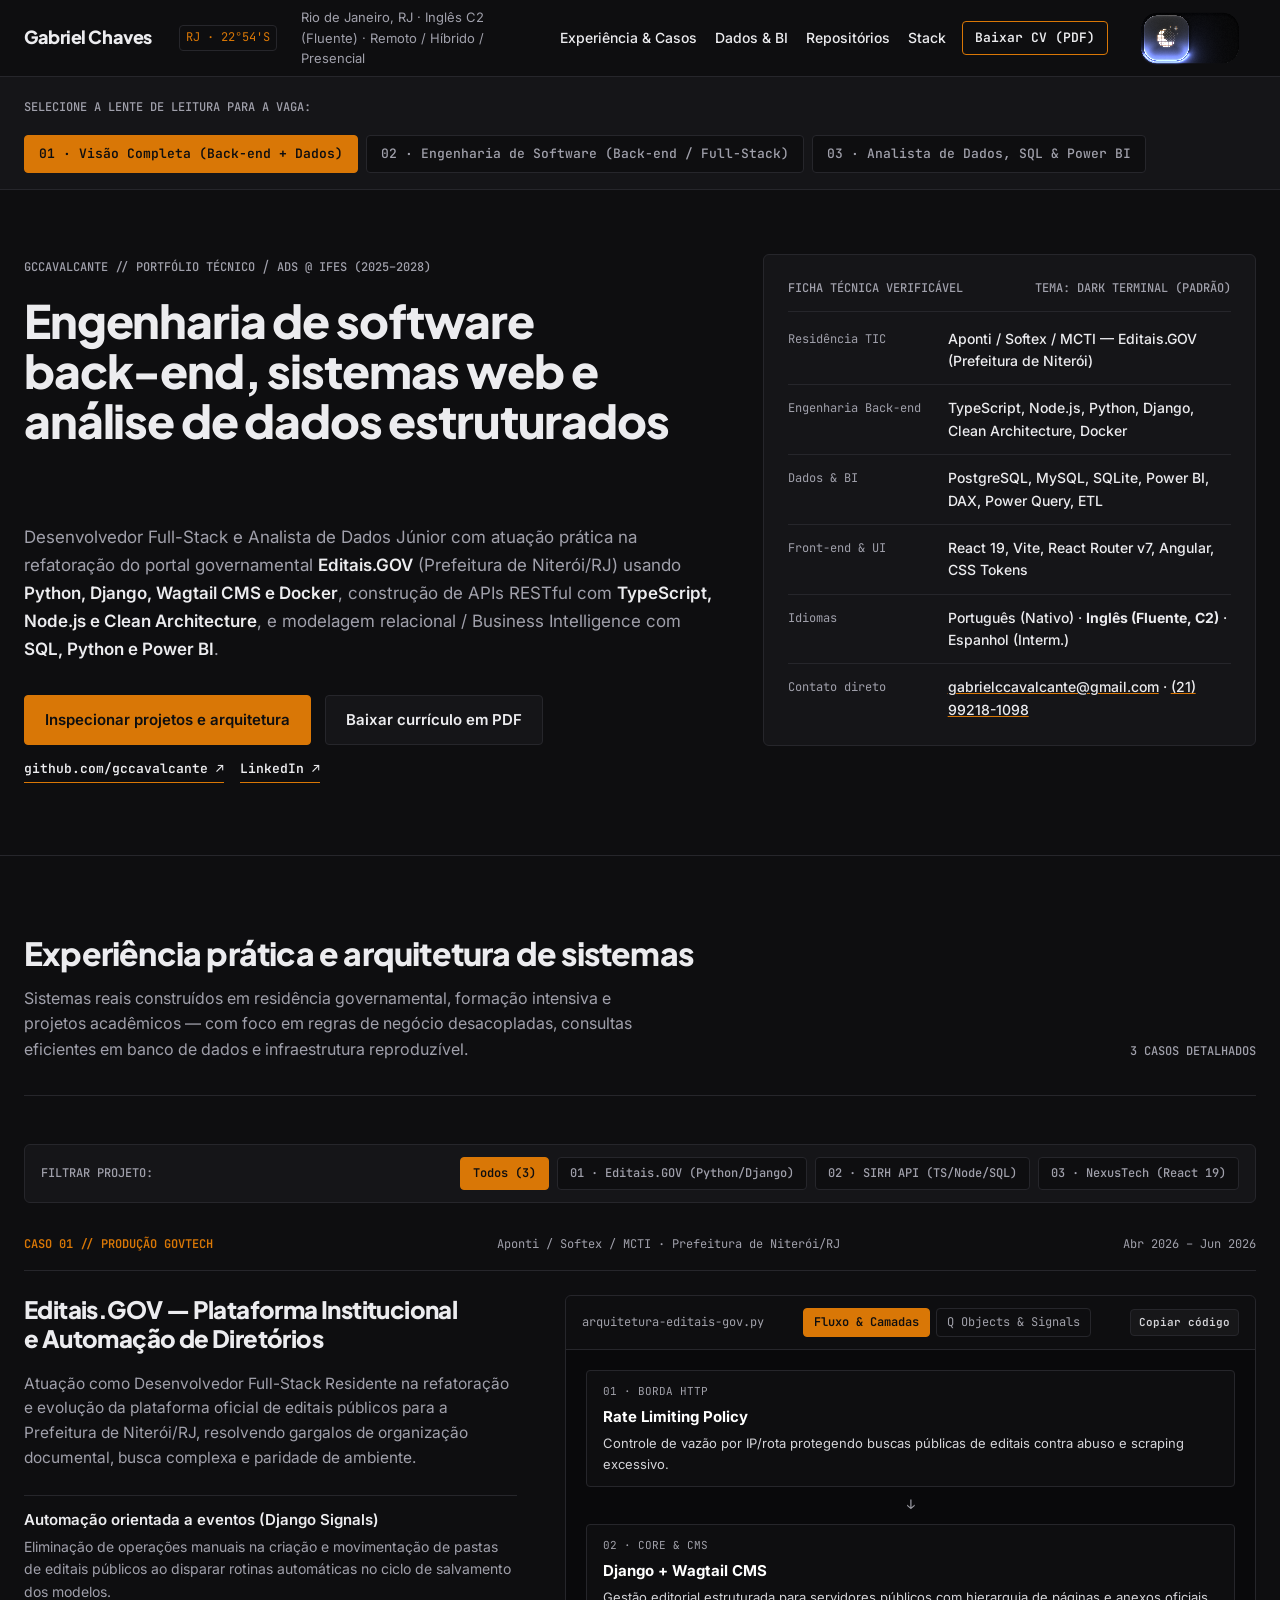
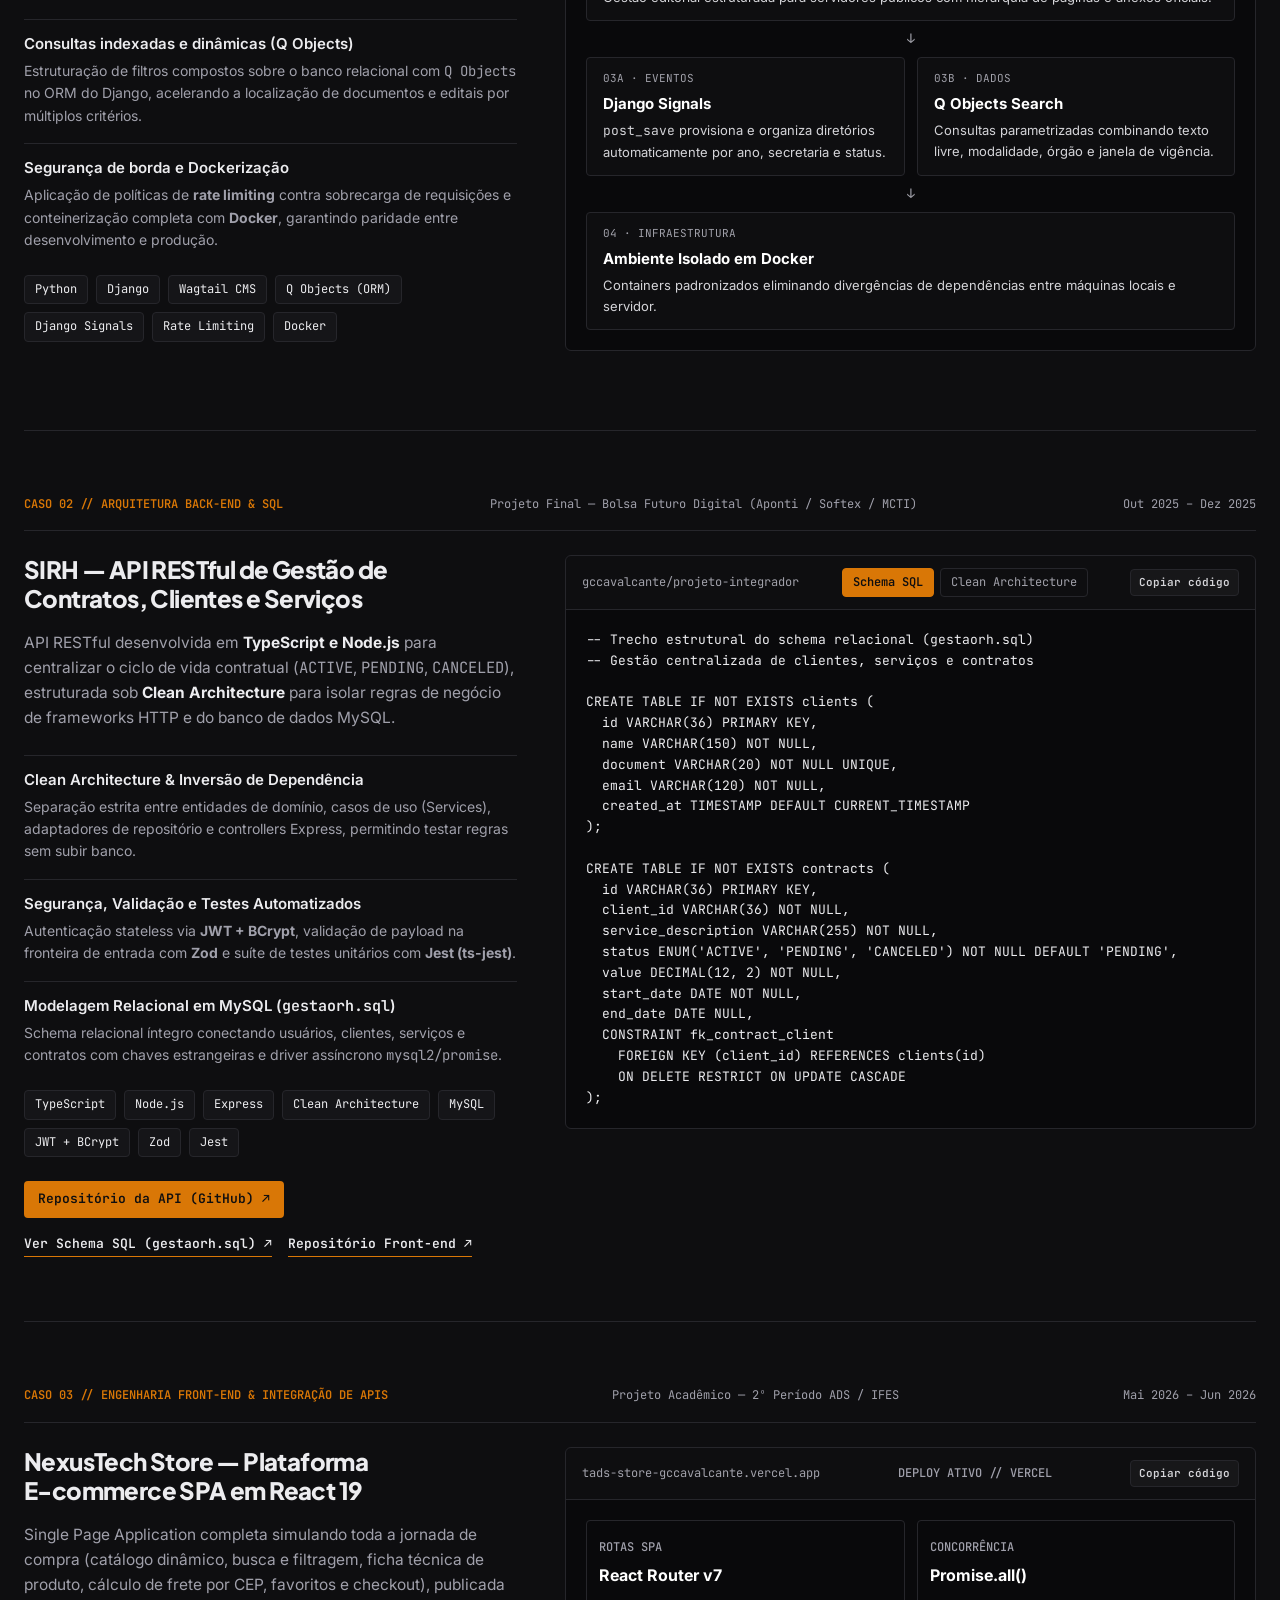
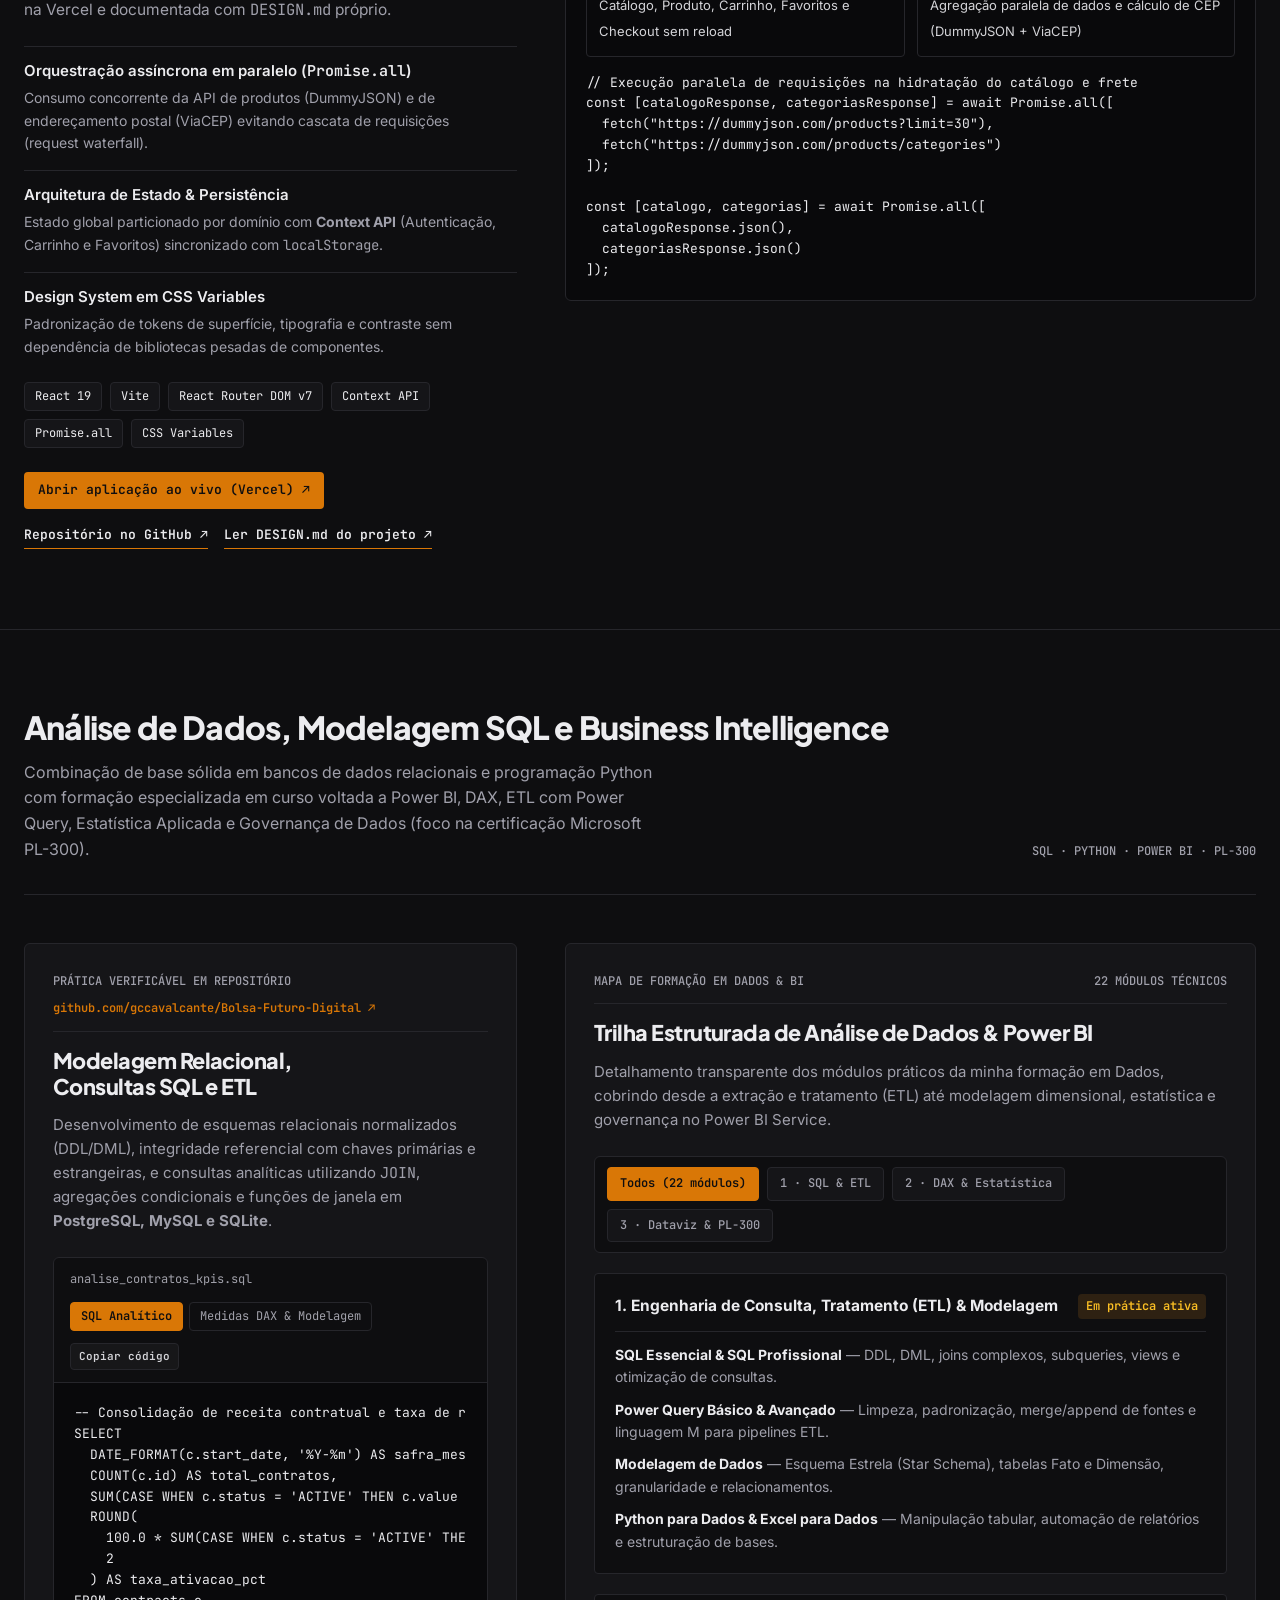
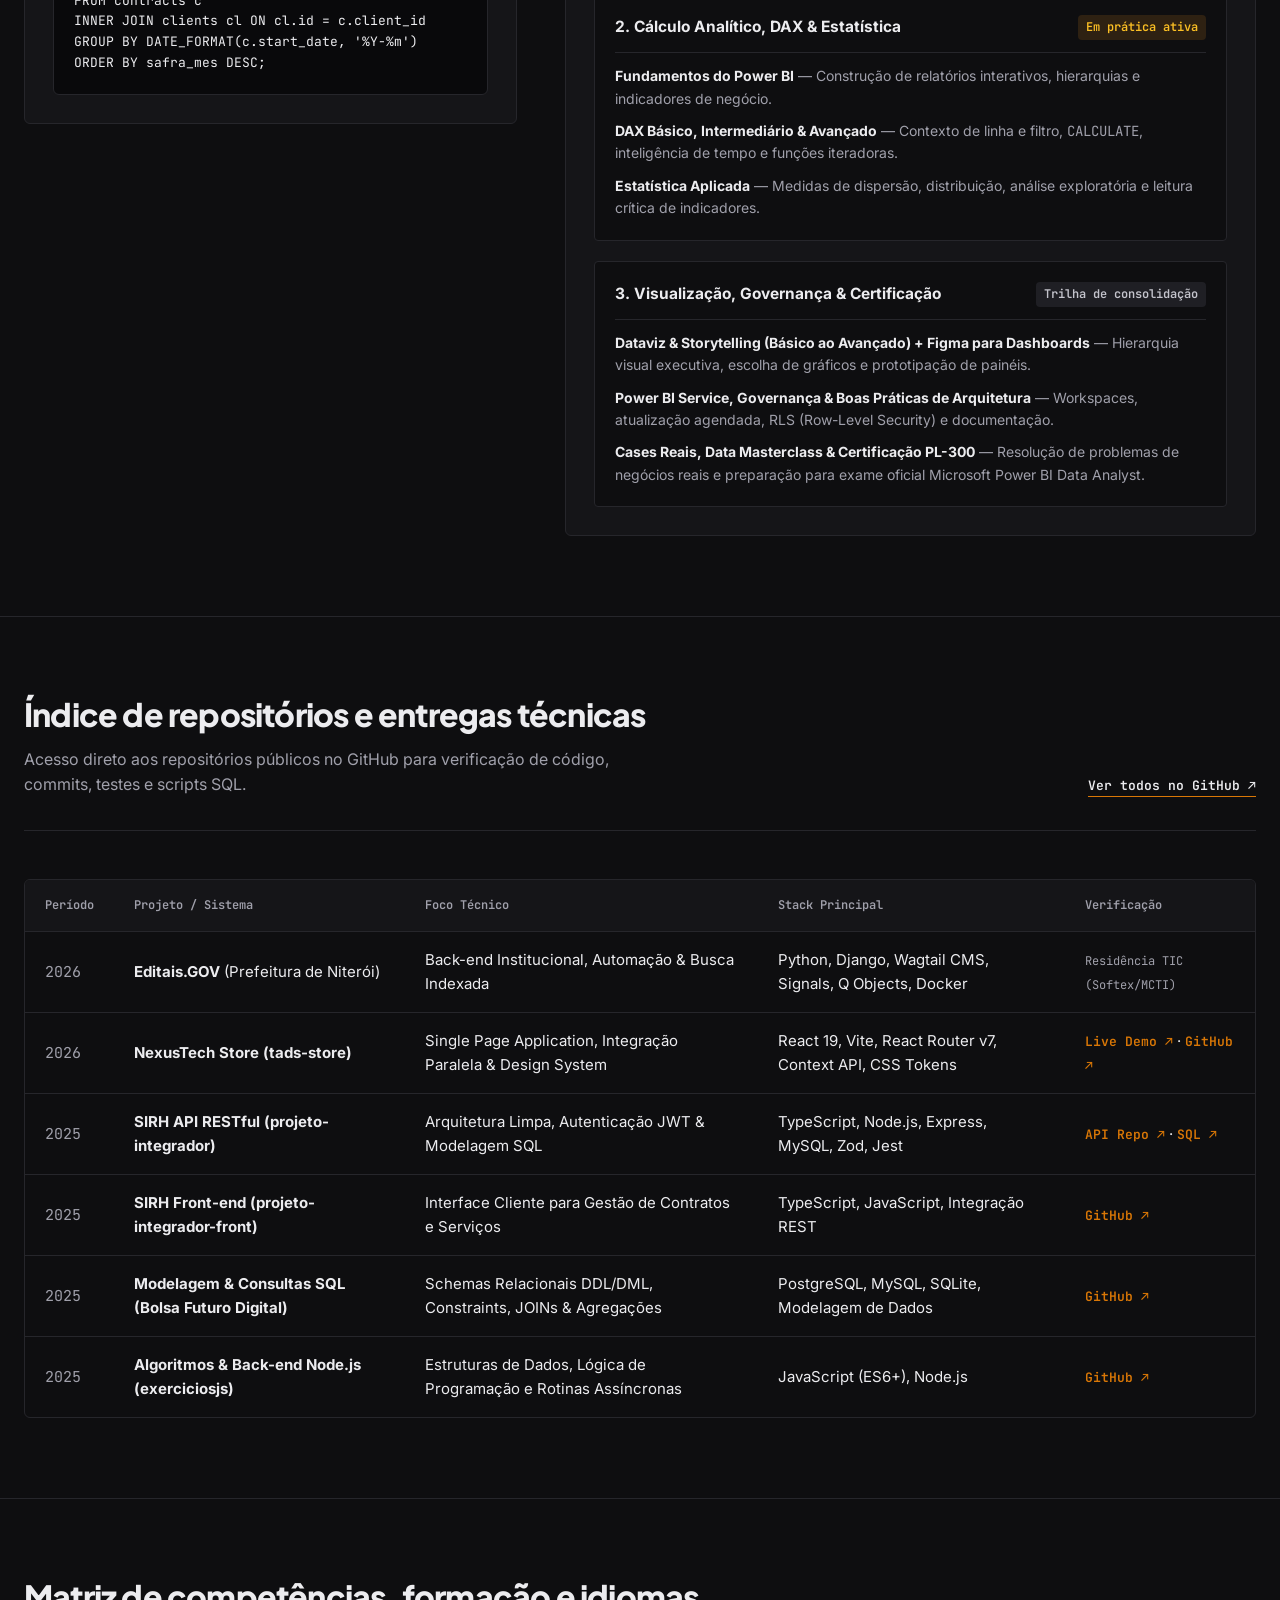
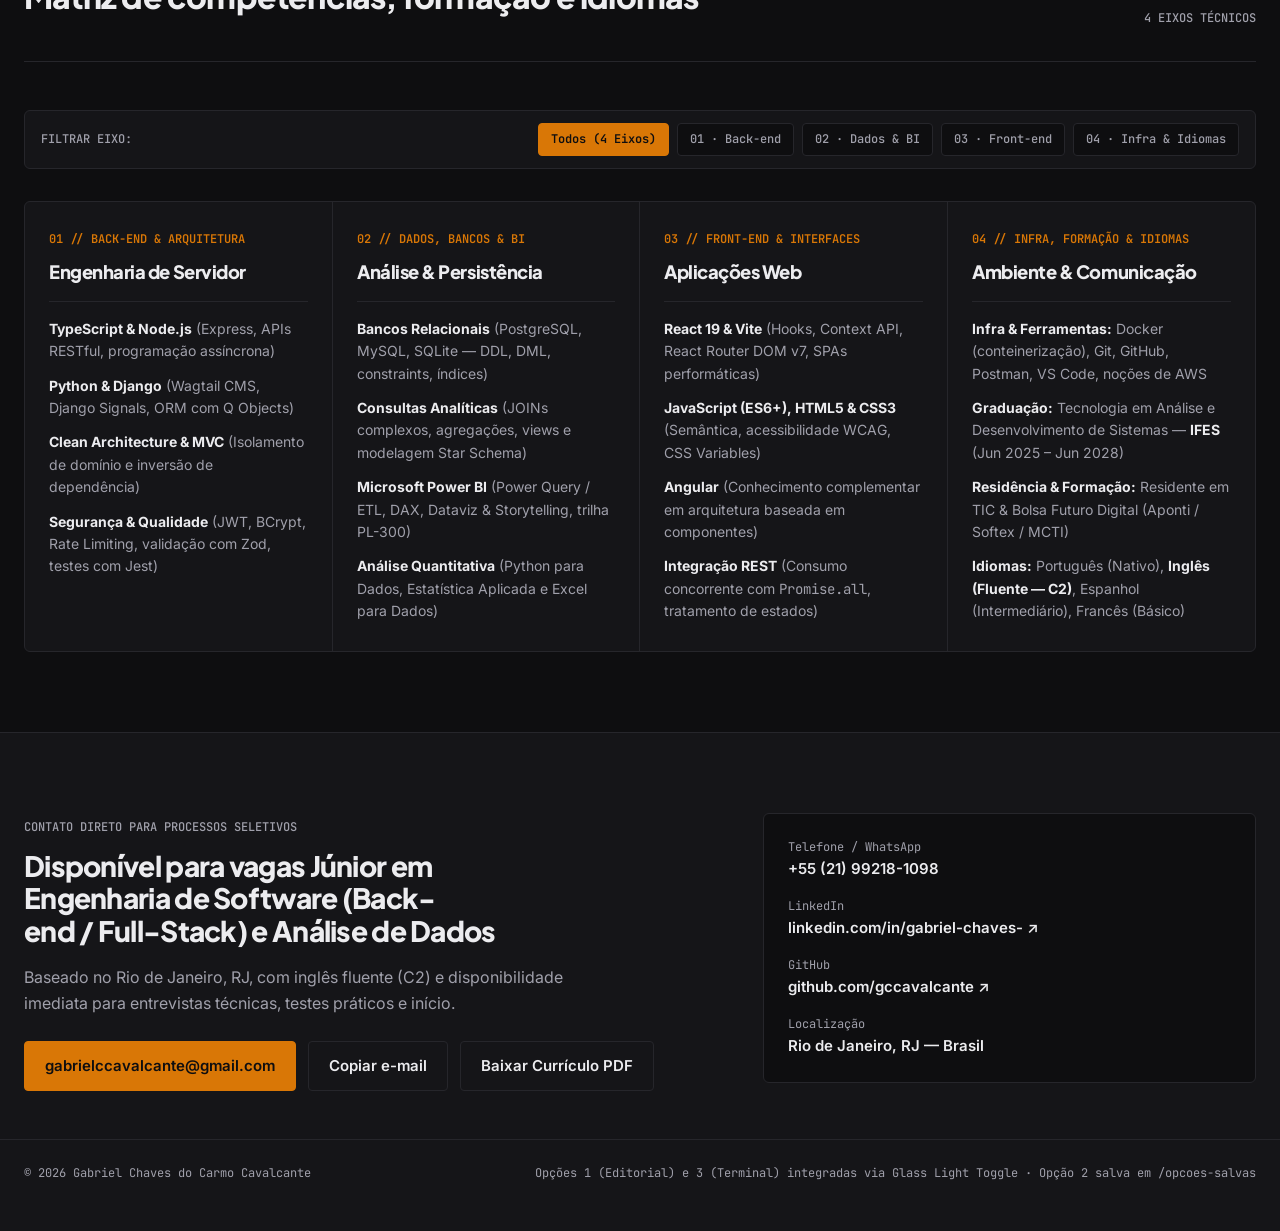
<file: index.html>
<!DOCTYPE html>
<html lang="pt-BR" data-direction="terminal" data-lens="all">
<head>
  <meta charset="UTF-8" />
  <meta name="viewport" content="width=device-width, initial-scale=1.0" />
  <title>Gabriel Chaves — Engenharia de Software (Back-end & Full-Stack) e Análise de Dados</title>
  <meta name="description" content="Portfólio técnico de Gabriel Chaves do Carmo Cavalcante. Desenvolvedor Full-Stack (TypeScript, Node.js, Python/Django, React) e Analista de Dados (SQL, Power BI, DAX, ETL) no Rio de Janeiro." />
  <link rel="preconnect" href="https://fonts.googleapis.com" />
  <link rel="preconnect" href="https://fonts.gstatic.com" crossorigin />
  <link href="https://fonts.googleapis.com/css2?family=IBM+Plex+Mono:wght@400;500;600&family=Inter:wght@400;500;600;700&family=JetBrains+Mono:wght@400;500;600&family=Plus+Jakarta+Sans:wght@600;700;800&family=Source+Sans+3:wght@400;600;700&family=Space+Grotesk:wght@600;700&family=Syne:wght@700;800&display=swap" rel="stylesheet" />
  <link rel="stylesheet" href="./styles.css" />
</head>
<body>
  <a class="skip-link" href="#conteudo-principal">Ir para o conteúdo principal</a>

  <!-- CABEÇALHO ESTRUTURAL COM GLASS LIGHT TOGGLE E BARRA MOBILE -->
  <header class="site-header" id="site-header">
    <div class="shell header-grid">
      <div class="brand-cell">
        <a href="#topo" class="brand-name">Gabriel Chaves</a>
        <span class="meta-tag spec-coord" aria-hidden="true">RJ · 22°54'S</span>
      </div>
      <div class="status-cell">
        <span class="meta-inline">Rio de Janeiro, RJ · Inglês C2 (Fluente) · Remoto / Híbrido / Presencial</span>
      </div>
      <nav class="nav-cell" aria-label="Navegação principal">
        <div class="nav-links-desktop">
          <a href="#experiencia" data-nav-section="experiencia">Experiência &amp; Casos</a>
          <a href="#dados" data-nav-section="dados">Dados &amp; BI</a>
          <a href="#arquivo" data-nav-section="arquivo">Repositórios</a>
          <a href="#matriz" data-nav-section="matriz">Stack</a>
        </div>
        <a href="./curriculo-gabriel-chaves.pdf" download="Curriculo-Gabriel-Chaves.pdf" class="nav-cv-link">
          <span class="cv-label-full">Baixar CV (PDF)</span>
          <span class="cv-label-short">CV · PDF</span>
        </a>
        <div class="header-toggle-slot">
          <canvas
            id="glass-toggle-header"
            class="glass-toggle-canvas"
            width="280"
            height="148"
            role="switch"
            tabindex="0"
            aria-checked="false"
            aria-label="Alternar entre Tema Escuro (Padrão) e Tema Claro. Clique ou arraste a lente."
          ></canvas>
        </div>
      </nav>
    </div>

    <!-- BARRA DE NAVEGAÇÃO RÁPIDA MOBILE (SCROLL-SPY DINÂMICO) -->
    <nav class="mobile-section-rail" aria-label="Navegação rápida por seções">
      <div class="shell mobile-rail-track">
        <a href="#topo" class="mobile-rail-link is-current" data-nav-section="topo">00 · Início</a>
        <a href="#experiencia" class="mobile-rail-link" data-nav-section="experiencia">01 · Casos (3)</a>
        <a href="#dados" class="mobile-rail-link" data-nav-section="dados">02 · Dados &amp; BI</a>
        <a href="#arquivo" class="mobile-rail-link" data-nav-section="arquivo">03 · Repositórios</a>
        <a href="#matriz" class="mobile-rail-link" data-nav-section="matriz">04 · Stack</a>
        <a href="#contato" class="mobile-rail-link" data-nav-section="contato">05 · Contato</a>
      </div>
    </nav>
  </header>

  <main id="conteudo-principal">
    <!-- SELETOR DE LENTE TÉCNICA (NO TOPO PARA ADAPTAÇÃO IMEDIATA AO ABRIR O SITE) -->
    <section id="topo" class="lens-bar-section" aria-label="Filtro de foco por área de atuação">
      <div class="shell lens-bar-grid">
        <div class="lens-label-col">
          <span class="meta-code">SELECIONE A LENTE DE LEITURA PARA A VAGA:</span>
        </div>
        <div class="lens-controls" role="group" aria-label="Filtrar portfólio por foco">
          <button type="button" class="lens-btn is-active" data-lens-target="all" aria-pressed="true">
            <span class="lens-text-desktop">01 · Visão Completa (Back-end + Dados)</span>
            <span class="lens-text-mobile">01 · Completa</span>
          </button>
          <button type="button" class="lens-btn" data-lens-target="backend" aria-pressed="false">
            <span class="lens-text-desktop">02 · Engenharia de Software (Back-end / Full-Stack)</span>
            <span class="lens-text-mobile">02 · Back-end</span>
          </button>
          <button type="button" class="lens-btn" data-lens-target="data" aria-pressed="false">
            <span class="lens-text-desktop">03 · Analista de Dados, SQL &amp; Power BI</span>
            <span class="lens-text-mobile">03 · Dados &amp; BI</span>
          </button>
        </div>
      </div>
    </section>

    <!-- HERO ASSIMÉTRICO (7 / 5 COLUNAS) -->
    <section class="hero-section">
      <div class="shell hero-grid">
        <div class="hero-main">
          <div class="direction-badge-line">
            <span class="meta-code">GCCAVALCANTE // PORTFÓLIO TÉCNICO</span>
            <span class="meta-sep">/</span>
            <span class="meta-code">ADS @ IFES (2025–2028)</span>
          </div>

          <h1 class="hero-title" id="hero-headline">
            Engenharia de software back-end, sistemas web e análise de dados estruturados
          </h1>

          <p class="hero-lead" id="hero-summary">
            Desenvolvedor Full-Stack e Analista de Dados Júnior com atuação prática na refatoração do portal governamental <strong>Editais.GOV</strong> (Prefeitura de Niterói/RJ) usando <strong>Python, Django, Wagtail CMS e Docker</strong>, construção de APIs RESTful com <strong>TypeScript, Node.js e Clean Architecture</strong>, e modelagem relacional / Business Intelligence com <strong>SQL, Python e Power BI</strong>.
          </p>

          <div class="hero-actions">
            <a href="#experiencia" class="btn-primary">Inspecionar projetos e arquitetura</a>
            <a href="./curriculo-gabriel-chaves.pdf" download="Curriculo-Gabriel-Chaves.pdf" class="btn-secondary">Baixar currículo em PDF</a>
            <div class="hero-Quick-links">
              <a href="https://github.com/gccavalcante" target="_blank" rel="noopener noreferrer" class="text-action-link">github.com/gccavalcante ↗</a>
              <a href="https://www.linkedin.com/in/gabriel-chaves-/" target="_blank" rel="noopener noreferrer" class="text-action-link">LinkedIn ↗</a>
            </div>
          </div>
        </div>

        <aside class="hero-dossier" aria-label="Ficha técnica resumida">
          <div class="dossier-header">
            <span class="meta-code">FICHA TÉCNICA VERIFICÁVEL</span>
            <span class="meta-code" id="theme-status-label">TEMA PADRÃO: DARK TERMINAL</span>
          </div>
          <dl class="dossier-list">
            <div class="dossier-row">
              <dt>Residência TIC</dt>
              <dd>Aponti / Softex / MCTI — Editais.GOV (Prefeitura de Niterói)</dd>
            </div>
            <div class="dossier-row">
              <dt>Engenharia Back-end</dt>
              <dd>TypeScript, Node.js, Python, Django, Clean Architecture, Docker</dd>
            </div>
            <div class="dossier-row">
              <dt>Dados &amp; BI</dt>
              <dd>PostgreSQL, MySQL, SQLite, Power BI, DAX, Power Query, ETL</dd>
            </div>
            <div class="dossier-row">
              <dt>Front-end &amp; UI</dt>
              <dd>React 19, Vite, React Router v7, Angular, CSS Tokens</dd>
            </div>
            <div class="dossier-row dossier-row-wide">
              <dt>Idiomas</dt>
              <dd>Português (Nativo) · <strong>Inglês (Fluente, C2)</strong> · Espanhol (Interm.)</dd>
            </div>
            <div class="dossier-row dossier-row-wide">
              <dt>Contato direto</dt>
              <dd><a href="mailto:gabrielccavalcante@gmail.com">gabrielccavalcante@gmail.com</a> · <a href="tel:+5521992181098">(21) 99218-1098</a></dd>
            </div>
          </dl>
        </aside>
      </div>
    </section>

    <!-- SEÇÃO 1 · EXPERIÊNCIA EM PRODUÇÃO E ESTUDOS DE CASO DE ENGENHARIA -->
    <section id="experiencia" class="cases-section">
      <div class="shell">
        <div class="section-heading-row">
          <div>
            <h2 class="section-title">Experiência prática e arquitetura de sistemas</h2>
            <p class="section-desc">
              Sistemas reais construídos em residência governamental, formação intensiva e projetos acadêmicos — com foco em regras de negócio desacopladas, consultas eficientes em banco de dados e infraestrutura reproduzível.
            </p>
          </div>
          <div class="section-meta-col">
            <span class="meta-code">3 CASOS DETALHADOS</span>
          </div>
        </div>

        <!-- NAVEGADOR INTERATIVO DE ESTUDOS DE CASO -->
        <div class="interactive-subbar" role="group" aria-label="Selecionar estudo de caso">
          <span class="meta-code subbar-label">FILTRAR PROJETO:</span>
          <div class="subbar-buttons">
            <button type="button" class="subbar-btn is-active" data-case-filter="all" aria-pressed="true">Todos (3)</button>
            <button type="button" class="subbar-btn" data-case-filter="case-01" aria-pressed="false">01 · Editais.GOV (Python/Django)</button>
            <button type="button" class="subbar-btn" data-case-filter="case-02" aria-pressed="false">02 · SIRH API (TS/Node/SQL)</button>
            <button type="button" class="subbar-btn" data-case-filter="case-03" aria-pressed="false">03 · NexusTech (React 19)</button>
          </div>
        </div>

        <!-- CASO 01: EDITAIS.GOV -->
        <article class="case-study" id="case-01" data-domain="backend data">
          <div class="case-meta-strip">
            <span class="case-index">CASO 01 // PRODUÇÃO GOVTECH</span>
            <span class="case-org">Aponti / Softex / MCTI · Prefeitura de Niterói/RJ</span>
            <span class="case-date">Abr 2026 – Jun 2026</span>
          </div>

          <div class="case-body-grid">
            <div class="case-narrative">
              <h3 class="case-title">Editais.GOV — Plataforma Institucional e Automação de Diretórios</h3>
              <p class="case-summary">
                Atuação como Desenvolvedor Full-Stack Residente na refatoração e evolução da plataforma oficial de editais públicos para a Prefeitura de Niterói/RJ, resolvendo gargalos de organização documental, busca complexa e paridade de ambiente.
              </p>

              <dl class="decision-grid">
                <div class="decision-item">
                  <dt>Automação orientada a eventos (Django Signals)</dt>
                  <dd>Eliminação de operações manuais na criação e movimentação de pastas de editais públicos ao disparar rotinas automáticas no ciclo de salvamento dos modelos.</dd>
                </div>
                <div class="decision-item">
                  <dt>Consultas indexadas e dinâmicas (Q Objects)</dt>
                  <dd>Estruturação de filtros compostos sobre o banco relacional com <code>Q Objects</code> no ORM do Django, acelerando a localização de documentos e editais por múltiplos critérios.</dd>
                </div>
                <div class="decision-item">
                  <dt>Segurança de borda e Dockerização</dt>
                  <dd>Aplicação de políticas de <strong>rate limiting</strong> contra sobrecarga de requisições e conteinerização completa com <strong>Docker</strong>, garantindo paridade entre desenvolvimento e produção.</dd>
                </div>
              </dl>

              <div class="stack-row" aria-label="Tecnologias utilizadas no Editais.GOV">
                <span class="tech-tag">Python</span>
                <span class="tech-tag">Django</span>
                <span class="tech-tag">Wagtail CMS</span>
                <span class="tech-tag">Q Objects (ORM)</span>
                <span class="tech-tag">Django Signals</span>
                <span class="tech-tag">Rate Limiting</span>
                <span class="tech-tag">Docker</span>
              </div>
            </div>

            <div class="case-artifact">
              <div class="artifact-window">
                <div class="artifact-header">
                  <span class="artifact-title">arquitetura-editais-gov.py</span>
                  <div class="artifact-tabs" role="tablist" aria-label="Inspeção técnica Editais.GOV">
                    <button type="button" class="artifact-tab is-active" data-tab-group="editais" data-tab-target="editais-flow" role="tab" aria-selected="true">Fluxo &amp; Camadas</button>
                    <button type="button" class="artifact-tab" data-tab-group="editais" data-tab-target="editais-code" role="tab" aria-selected="false">Q Objects &amp; Signals</button>
                  </div>
                </div>

                <div class="artifact-panel is-active" id="editais-flow" role="tabpanel">
                  <div class="arch-diagram">
                    <div class="arch-node">
                      <span class="arch-step">01 · BORDA HTTP</span>
                      <strong>Rate Limiting Policy</strong>
                      <p>Controle de vazão por IP/rota protegendo buscas públicas de editais contra abuso e scraping excessivo.</p>
                    </div>
                    <div class="arch-connector" aria-hidden="true">↓</div>
                    <div class="arch-node">
                      <span class="arch-step">02 · CORE &amp; CMS</span>
                      <strong>Django + Wagtail CMS</strong>
                      <p>Gestão editorial estruturada para servidores públicos com hierarquia de páginas e anexos oficiais.</p>
                    </div>
                    <div class="arch-connector" aria-hidden="true">↓</div>
                    <div class="arch-split">
                      <div class="arch-node">
                        <span class="arch-step">03A · EVENTOS</span>
                        <strong>Django Signals</strong>
                        <p><code>post_save</code> provisiona e organiza diretórios automaticamente por ano, secretaria e status.</p>
                      </div>
                      <div class="arch-node">
                        <span class="arch-step">03B · DADOS</span>
                        <strong>Q Objects Search</strong>
                        <p>Consultas parametrizadas combinando texto livre, modalidade, órgão e janela de vigência.</p>
                      </div>
                    </div>
                    <div class="arch-connector" aria-hidden="true">↓</div>
                    <div class="arch-node">
                      <span class="arch-step">04 · INFRAESTRUTURA</span>
                      <strong>Ambiente Isolado em Docker</strong>
                      <p>Containers padronizados eliminando divergências de dependências entre máquinas locais e servidor.</p>
                    </div>
                  </div>
                </div>

                <div class="artifact-panel" id="editais-code" role="tabpanel" hidden>
<pre class="code-view"><code># Estrutura representativa da busca indexada (Q Objects)
# e automação de diretórios com Django Signals

from django.db.models import Q
from django.db.models.signals import post_save
from django.dispatch import receiver

def buscar_editais_indexados(termo: str, secretaria: str | None, status: str | None):
    filtro = Q(publicado=True)
    if termo:
        filtro &amp;= (
            Q(numero_edital__icontains=termo)
            | Q(titulo__icontains=termo)
            | Q(objeto_resumo__icontains=termo)
        )
    if secretaria:
        filtro &amp;= Q(secretaria__sigla__iexact=secretaria)
    if status:
        filtro &amp;= Q(situacao=status)

    return (
        EditalPagina.objects.filter(filtro)
        .select_related("secretaria")
        .order_by("-data_publicacao")
    )

@receiver(post_save, sender=EditalPagina)
def organizar_diretorio_edital(sender, instance, created, **kwargs):
    # Garante árvore padronizada /ano/secretaria/numero_edital sem ação manual
    instance.sincronizar_estrutura_arquivos()</code></pre>
                </div>
              </div>
            </div>
          </div>
        </article>

        <!-- CASO 02: SIRH API RESTFUL -->
        <article class="case-study" id="case-02" data-domain="backend data">
          <div class="case-meta-strip">
            <span class="case-index">CASO 02 // ARQUITETURA BACK-END &amp; SQL</span>
            <span class="case-org">Projeto Final — Bolsa Futuro Digital (Aponti / Softex / MCTI)</span>
            <span class="case-date">Out 2025 – Dez 2025</span>
          </div>

          <div class="case-body-grid">
            <div class="case-narrative">
              <h3 class="case-title">SIRH — API RESTful de Gestão de Contratos, Clientes e Serviços</h3>
              <p class="case-summary">
                API RESTful desenvolvida em <strong>TypeScript e Node.js</strong> para centralizar o ciclo de vida contratual (<code>ACTIVE</code>, <code>PENDING</code>, <code>CANCELED</code>), estruturada sob <strong>Clean Architecture</strong> para isolar regras de negócio de frameworks HTTP e do banco de dados MySQL.
              </p>

              <dl class="decision-grid">
                <div class="decision-item">
                  <dt>Clean Architecture &amp; Inversão de Dependência</dt>
                  <dd>Separação estrita entre entidades de domínio, casos de uso (Services), adaptadores de repositório e controllers Express, permitindo testar regras sem subir banco.</dd>
                </div>
                <div class="decision-item">
                  <dt>Segurança, Validação e Testes Automatizados</dt>
                  <dd>Autenticação stateless via <strong>JWT + BCrypt</strong>, validação de payload na fronteira de entrada com <strong>Zod</strong> e suíte de testes unitários com <strong>Jest (ts-jest)</strong>.</dd>
                </div>
                <div class="decision-item">
                  <dt>Modelagem Relacional em MySQL (<code>gestaorh.sql</code>)</dt>
                  <dd>Schema relacional íntegro conectando usuários, clientes, serviços e contratos com chaves estrangeiras e driver assíncrono <code>mysql2/promise</code>.</dd>
                </div>
              </dl>

              <div class="stack-row" aria-label="Tecnologias utilizadas no SIRH">
                <span class="tech-tag">TypeScript</span>
                <span class="tech-tag">Node.js</span>
                <span class="tech-tag">Express</span>
                <span class="tech-tag">Clean Architecture</span>
                <span class="tech-tag">MySQL</span>
                <span class="tech-tag">JWT + BCrypt</span>
                <span class="tech-tag">Zod</span>
                <span class="tech-tag">Jest</span>
              </div>

              <div class="case-links">
                <a href="https://github.com/gccavalcante/projeto-integrador" target="_blank" rel="noopener noreferrer" class="case-link-primary">Repositório da API (GitHub) ↗</a>
                <a href="https://github.com/gccavalcante/projeto-integrador/blob/main/gestaorh.sql" target="_blank" rel="noopener noreferrer" class="case-link-secondary">Ver Schema SQL (gestaorh.sql) ↗</a>
                <a href="https://github.com/gccavalcante/projeto-integrador-front" target="_blank" rel="noopener noreferrer" class="case-link-secondary">Repositório Front-end ↗</a>
              </div>
            </div>

            <div class="case-artifact">
              <div class="artifact-window">
                <div class="artifact-header">
                  <span class="artifact-title">gccavalcante/projeto-integrador</span>
                  <div class="artifact-tabs" role="tablist" aria-label="Inspeção técnica SIRH">
                    <button type="button" class="artifact-tab is-active" data-tab-group="sirh" data-tab-target="sirh-sql" role="tab" aria-selected="true">Schema SQL</button>
                    <button type="button" class="artifact-tab" data-tab-group="sirh" data-tab-target="sirh-clean" role="tab" aria-selected="false">Clean Architecture</button>
                  </div>
                </div>

                <div class="artifact-panel is-active" id="sirh-sql" role="tabpanel">
<pre class="code-view"><code>-- Trecho estrutural do schema relacional (gestaorh.sql)
-- Gestão centralizada de clientes, serviços e contratos

CREATE TABLE IF NOT EXISTS clients (
  id VARCHAR(36) PRIMARY KEY,
  name VARCHAR(150) NOT NULL,
  document VARCHAR(20) NOT NULL UNIQUE,
  email VARCHAR(120) NOT NULL,
  created_at TIMESTAMP DEFAULT CURRENT_TIMESTAMP
);

CREATE TABLE IF NOT EXISTS contracts (
  id VARCHAR(36) PRIMARY KEY,
  client_id VARCHAR(36) NOT NULL,
  service_description VARCHAR(255) NOT NULL,
  status ENUM('ACTIVE', 'PENDING', 'CANCELED') NOT NULL DEFAULT 'PENDING',
  value DECIMAL(12, 2) NOT NULL,
  start_date DATE NOT NULL,
  end_date DATE NULL,
  CONSTRAINT fk_contract_client
    FOREIGN KEY (client_id) REFERENCES clients(id)
    ON DELETE RESTRICT ON UPDATE CASCADE
);</code></pre>
                </div>

                <div class="artifact-panel" id="sirh-clean" role="tabpanel" hidden>
<pre class="code-view"><code>src/
├── domain/            # Entidades e interfaces de contrato puras
│   ├── entities/      # Regras de transição ACTIVE / PENDING / CANCELED
│   └── repositories/  # Contratos desacoplados do MySQL
├── services/          # Casos de uso e orquestração de negócio
├── controllers/       # Recepção HTTP, validação Zod e códigos REST
├── adapters/          # Implementação mysql2/promise + middlewares JWT
└── tests/             # Testes unitários isolados com Jest + ts-jest</code></pre>
                </div>
              </div>
            </div>
          </div>
        </article>

        <!-- CASO 03: NEXUSTECH STORE -->
        <article class="case-study" id="case-03" data-domain="backend">
          <div class="case-meta-strip">
            <span class="case-index">CASO 03 // ENGENHARIA FRONT-END &amp; INTEGRAÇÃO DE APIS</span>
            <span class="case-org">Projeto Acadêmico — 2º Período ADS / IFES</span>
            <span class="case-date">Mai 2026 – Jun 2026</span>
          </div>

          <div class="case-body-grid">
            <div class="case-narrative">
              <h3 class="case-title">NexusTech Store — Plataforma E-commerce SPA em React 19</h3>
              <p class="case-summary">
                Single Page Application completa simulando toda a jornada de compra (catálogo dinâmico, busca e filtragem, ficha técnica de produto, cálculo de frete por CEP, favoritos e checkout), publicada na Vercel e documentada com <code>DESIGN.md</code> próprio.
              </p>

              <dl class="decision-grid">
                <div class="decision-item">
                  <dt>Orquestração assíncrona em paralelo (<code>Promise.all</code>)</dt>
                  <dd>Consumo concorrente da API de produtos (DummyJSON) e de endereçamento postal (ViaCEP) evitando cascata de requisições (request waterfall).</dd>
                </div>
                <div class="decision-item">
                  <dt>Arquitetura de Estado &amp; Persistência</dt>
                  <dd>Estado global particionado por domínio com <strong>Context API</strong> (Autenticação, Carrinho e Favoritos) sincronizado com <code>localStorage</code>.</dd>
                </div>
                <div class="decision-item">
                  <dt>Design System em CSS Variables</dt>
                  <dd>Padronização de tokens de superfície, tipografia e contraste sem dependência de bibliotecas pesadas de componentes.</dd>
                </div>
              </dl>

              <div class="stack-row" aria-label="Tecnologias utilizadas na NexusTech Store">
                <span class="tech-tag">React 19</span>
                <span class="tech-tag">Vite</span>
                <span class="tech-tag">React Router DOM v7</span>
                <span class="tech-tag">Context API</span>
                <span class="tech-tag">Promise.all</span>
                <span class="tech-tag">CSS Variables</span>
              </div>

              <div class="case-links">
                <a href="https://tads-store-gccavalcante.vercel.app/" target="_blank" rel="noopener noreferrer" class="case-link-primary">Abrir aplicação ao vivo (Vercel) ↗</a>
                <a href="https://github.com/gccavalcante/tads-store" target="_blank" rel="noopener noreferrer" class="case-link-secondary">Repositório no GitHub ↗</a>
                <a href="https://github.com/gccavalcante/tads-store/blob/main/DESIGN.md" target="_blank" rel="noopener noreferrer" class="case-link-secondary">Ler DESIGN.md do projeto ↗</a>
              </div>
            </div>

            <div class="case-artifact">
              <div class="artifact-window">
                <div class="artifact-header">
                  <span class="artifact-title">tads-store-gccavalcante.vercel.app</span>
                  <span class="meta-code">DEPLOY ATIVO // VERCEL</span>
                </div>
                <div class="artifact-panel is-active">
                  <div class="spa-architecture-spec">
                    <div class="spa-metric-grid">
                      <div class="spa-metric-cell">
                        <span class="meta-code">ROTAS SPA</span>
                        <strong>React Router v7</strong>
                        <span>Catálogo, Produto, Carrinho, Favoritos e Checkout sem reload</span>
                      </div>
                      <div class="spa-metric-cell">
                        <span class="meta-code">CONCORRÊNCIA</span>
                        <strong>Promise.all()</strong>
                        <span>Agregação paralela de dados e cálculo de CEP (DummyJSON + ViaCEP)</span>
                      </div>
                    </div>
<pre class="code-view"><code>// Execução paralela de requisições na hidratação do catálogo e frete
const [catalogoResponse, categoriasResponse] = await Promise.all([
  fetch("https://dummyjson.com/products?limit=30"),
  fetch("https://dummyjson.com/products/categories")
]);

const [catalogo, categorias] = await Promise.all([
  catalogoResponse.json(),
  categoriasResponse.json()
]);</code></pre>
                  </div>
                </div>
              </div>
            </div>
          </div>
        </article>
      </div>
    </section>

    <!-- SEÇÃO 2 · ENGENHARIA & ANÁLISE DE DADOS (SQL + TRILHA POWER BI / ANALYTICS) -->
    <section id="dados" class="data-section" data-domain="data">
      <div class="shell">
        <div class="section-heading-row">
          <div>
            <h2 class="section-title">Análise de Dados, Modelagem SQL e Business Intelligence</h2>
            <p class="section-desc">
              Combinação de base sólida em bancos de dados relacionais e programação Python com formação especializada em curso voltada a Power BI, DAX, ETL com Power Query, Estatística Aplicada e Governança de Dados (foco na certificação Microsoft PL-300).
            </p>
          </div>
          <div class="section-meta-col">
            <span class="meta-code">SQL · PYTHON · POWER BI · PL-300</span>
          </div>
        </div>

        <div class="data-split-grid">
          <!-- COLUNA ESQUERDA: PRÁTICA SQL, MODELAGEM & CONSULTAS ANALÍTICAS -->
          <div class="data-practice-col">
            <div class="data-card-block">
              <div class="block-header-line">
                <span class="meta-code">PRÁTICA VERIFICÁVEL EM REPOSITÓRIO</span>
                <a href="https://github.com/gccavalcante/Bolsa-Futuro-Digital" target="_blank" rel="noopener noreferrer" class="inline-repo-link">github.com/gccavalcante/Bolsa-Futuro-Digital ↗</a>
              </div>
              <h3 class="subsection-title">Modelagem Relacional, Consultas SQL e ETL</h3>
              <p class="subsection-text">
                Desenvolvimento de esquemas relacionais normalizados (DDL/DML), integridade referencial com chaves primárias e estrangeiras, e consultas analíticas utilizando <code>JOIN</code>, agregações condicionais e funções de janela em <strong>PostgreSQL, MySQL e SQLite</strong>.
              </p>

              <div class="artifact-window data-sql-window">
                <div class="artifact-header">
                  <span class="artifact-title">analise_contratos_kpis.sql</span>
                  <div class="artifact-tabs" role="tablist" aria-label="Exemplos de consultas de dados">
                    <button type="button" class="artifact-tab is-active" data-tab-group="dataquery" data-tab-target="query-sql" role="tab" aria-selected="true">SQL Analítico</button>
                    <button type="button" class="artifact-tab" data-tab-group="dataquery" data-tab-target="query-dax" role="tab" aria-selected="false">Medidas DAX &amp; Modelagem</button>
                  </div>
                </div>
                <div class="artifact-panel is-active" id="query-sql" role="tabpanel">
<pre class="code-view"><code>-- Consolidação de receita contratual e taxa de retenção por status
SELECT
  DATE_FORMAT(c.start_date, '%Y-%m') AS safra_mes,
  COUNT(c.id) AS total_contratos,
  SUM(CASE WHEN c.status = 'ACTIVE' THEN c.value ELSE 0 END) AS receita_ativa,
  ROUND(
    100.0 * SUM(CASE WHEN c.status = 'ACTIVE' THEN 1 ELSE 0 END) / COUNT(c.id),
    2
  ) AS taxa_ativacao_pct
FROM contracts c
INNER JOIN clients cl ON cl.id = c.client_id
GROUP BY DATE_FORMAT(c.start_date, '%Y-%m')
ORDER BY safra_mes DESC;</code></pre>
                </div>
                <div class="artifact-panel" id="query-dax" role="tabpanel" hidden>
<pre class="code-view"><code>// Medidas DAX sobre modelo Star Schema (FatoContratos + dCalendario)
Receita Ativa =
CALCULATE(
    SUM(fContratos[ValorContrato]),
    fContratos[Status] = "ACTIVE"
)

Receita YoY % =
VAR ReceitaAtual = [Receita Ativa]
VAR ReceitaAnoAnterior =
    CALCULATE([Receita Ativa], SAMEPERIODLASTYEAR(dCalendario[Data]))
RETURN
    DIVIDE(ReceitaAtual - ReceitaAnoAnterior, ReceitaAnoAnterior, 0)</code></pre>
                </div>
              </div>
            </div>
          </div>

          <!-- COLUNA DIREITA: MATRIZ COMPLETA DA TRILHA DE DADOS (DA IMAGEM ENVIADA) -->
          <div class="data-curriculum-col">
            <div class="data-card-block">
              <div class="block-header-line">
                <span class="meta-code">MAPA DE FORMAÇÃO EM DADOS &amp; BI</span>
                <span class="meta-code">22 MÓDULOS TÉCNICOS</span>
              </div>
              <h3 class="subsection-title">Trilha Estruturada de Análise de Dados &amp; Power BI</h3>
              <p class="subsection-text">
                Detalhamento transparente dos módulos práticos da minha formação em Dados, cobrindo desde a extração e tratamento (ETL) até modelagem dimensional, estatística e governança no Power BI Service.
              </p>

              <div class="interactive-subbar interactive-subbar-compact" role="group" aria-label="Filtrar eixos da formação em dados">
                <div class="subbar-buttons">
                  <button type="button" class="subbar-btn is-active" data-curriculum-filter="all" aria-pressed="true">Todos (22 módulos)</button>
                  <button type="button" class="subbar-btn" data-curriculum-filter="1" aria-pressed="false">1 · SQL &amp; ETL</button>
                  <button type="button" class="subbar-btn" data-curriculum-filter="2" aria-pressed="false">2 · DAX &amp; Estatística</button>
                  <button type="button" class="subbar-btn" data-curriculum-filter="3" aria-pressed="false">3 · Dataviz &amp; PL-300</button>
                </div>
              </div>

              <div class="curriculum-groups">
                <div class="curriculum-group" data-curriculum-axis="1">
                  <div class="curriculum-group-head">
                    <h4>1. Engenharia de Consulta, Tratamento (ETL) &amp; Modelagem</h4>
                    <span class="status-tag status-active">Em prática ativa</span>
                  </div>
                  <ul class="module-list">
                    <li><strong>SQL Essencial &amp; SQL Profissional</strong> — DDL, DML, joins complexos, subqueries, views e otimização de consultas.</li>
                    <li><strong>Power Query Básico &amp; Avançado</strong> — Limpeza, padronização, merge/append de fontes e linguagem M para pipelines ETL.</li>
                    <li><strong>Modelagem de Dados</strong> — Esquema Estrela (Star Schema), tabelas Fato e Dimensão, granularidade e relacionamentos.</li>
                    <li><strong>Python para Dados &amp; Excel para Dados</strong> — Manipulação tabular, automação de relatórios e estruturação de bases.</li>
                  </ul>
                </div>

                <div class="curriculum-group" data-curriculum-axis="2">
                  <div class="curriculum-group-head">
                    <h4>2. Cálculo Analítico, DAX &amp; Estatística</h4>
                    <span class="status-tag status-active">Em prática ativa</span>
                  </div>
                  <ul class="module-list">
                    <li><strong>Fundamentos do Power BI</strong> — Construção de relatórios interativos, hierarquias e indicadores de negócio.</li>
                    <li><strong>DAX Básico, Intermediário &amp; Avançado</strong> — Contexto de linha e filtro, <code>CALCULATE</code>, inteligência de tempo e funções iteradoras.</li>
                    <li><strong>Estatística Aplicada</strong> — Medidas de dispersão, distribuição, análise exploratória e leitura crítica de indicadores.</li>
                  </ul>
                </div>

                <div class="curriculum-group" data-curriculum-axis="3">
                  <div class="curriculum-group-head">
                    <h4>3. Visualização, Governança &amp; Certificação</h4>
                    <span class="status-tag status-progress">Trilha de consolidação</span>
                  </div>
                  <ul class="module-list">
                    <li><strong>Dataviz &amp; Storytelling (Básico ao Avançado) + Figma para Dashboards</strong> — Hierarquia visual executiva, escolha de gráficos e prototipação de painéis.</li>
                    <li><strong>Power BI Service, Governança &amp; Boas Práticas de Arquitetura</strong> — Workspaces, atualização agendada, RLS (Row-Level Security) e documentação.</li>
                    <li><strong>Cases Reais, Data Masterclass &amp; Certificação PL-300</strong> — Resolução de problemas de negócios reais e preparação para exame oficial Microsoft Power BI Data Analyst.</li>
                  </ul>
                </div>
              </div>
            </div>
          </div>
        </div>
      </div>
    </section>

    <!-- SEÇÃO 3 · ARQUIVO TÉCNICO DE REPOSITÓRIOS (TABELA INDEXADA) -->
    <section id="arquivo" class="archive-section">
      <div class="shell">
        <div class="section-heading-row">
          <div>
            <h2 class="section-title">Índice de repositórios e entregas técnicas</h2>
            <p class="section-desc">
              Acesso direto aos repositórios públicos no GitHub para verificação de código, commits, testes e scripts SQL.
            </p>
          </div>
          <div class="section-meta-col">
            <a href="https://github.com/gccavalcante?tab=repositories" target="_blank" rel="noopener noreferrer" class="text-action-link">Ver todos no GitHub ↗</a>
          </div>
        </div>

        <div class="table-scroll-wrap">
          <table class="repo-table">
            <thead>
              <tr>
                <th scope="col">Período</th>
                <th scope="col">Projeto / Sistema</th>
                <th scope="col">Foco Técnico</th>
                <th scope="col">Stack Principal</th>
                <th scope="col">Verificação</th>
              </tr>
            </thead>
            <tbody>
              <tr data-domain="backend data">
                <td class="num-cell" data-label="Período">2026</td>
                <td data-label="Projeto / Sistema"><strong>Editais.GOV</strong> (Prefeitura de Niterói)</td>
                <td data-label="Foco Técnico">Back-end Institucional, Automação &amp; Busca Indexada</td>
                <td data-label="Stack Principal">Python, Django, Wagtail CMS, Signals, Q Objects, Docker</td>
                <td data-label="Verificação"><span class="repo-badge">Residência TIC (Softex/MCTI)</span></td>
              </tr>
              <tr data-domain="backend">
                <td class="num-cell" data-label="Período">2026</td>
                <td data-label="Projeto / Sistema"><strong>NexusTech Store (tads-store)</strong></td>
                <td data-label="Foco Técnico">Single Page Application, Integração Paralela &amp; Design System</td>
                <td data-label="Stack Principal">React 19, Vite, React Router v7, Context API, CSS Tokens</td>
                <td data-label="Verificação">
                  <a href="https://tads-store-gccavalcante.vercel.app/" target="_blank" rel="noopener noreferrer">Live Demo ↗</a> ·
                  <a href="https://github.com/gccavalcante/tads-store" target="_blank" rel="noopener noreferrer">GitHub ↗</a>
                </td>
              </tr>
              <tr data-domain="backend data">
                <td class="num-cell" data-label="Período">2025</td>
                <td data-label="Projeto / Sistema"><strong>SIRH API RESTful (projeto-integrador)</strong></td>
                <td data-label="Foco Técnico">Arquitetura Limpa, Autenticação JWT &amp; Modelagem SQL</td>
                <td data-label="Stack Principal">TypeScript, Node.js, Express, MySQL, Zod, Jest</td>
                <td data-label="Verificação">
                  <a href="https://github.com/gccavalcante/projeto-integrador" target="_blank" rel="noopener noreferrer">API Repo ↗</a> ·
                  <a href="https://github.com/gccavalcante/projeto-integrador/blob/main/gestaorh.sql" target="_blank" rel="noopener noreferrer">SQL ↗</a>
                </td>
              </tr>
              <tr data-domain="backend">
                <td class="num-cell" data-label="Período">2025</td>
                <td data-label="Projeto / Sistema"><strong>SIRH Front-end (projeto-integrador-front)</strong></td>
                <td data-label="Foco Técnico">Interface Cliente para Gestão de Contratos e Serviços</td>
                <td data-label="Stack Principal">TypeScript, JavaScript, Integração REST</td>
                <td data-label="Verificação">
                  <a href="https://github.com/gccavalcante/projeto-integrador-front" target="_blank" rel="noopener noreferrer">GitHub ↗</a>
                </td>
              </tr>
              <tr data-domain="data backend">
                <td class="num-cell" data-label="Período">2025</td>
                <td data-label="Projeto / Sistema"><strong>Modelagem &amp; Consultas SQL (Bolsa Futuro Digital)</strong></td>
                <td data-label="Foco Técnico">Schemas Relacionais DDL/DML, Constraints, JOINs &amp; Agregações</td>
                <td data-label="Stack Principal">PostgreSQL, MySQL, SQLite, Modelagem de Dados</td>
                <td data-label="Verificação">
                  <a href="https://github.com/gccavalcante/Bolsa-Futuro-Digital" target="_blank" rel="noopener noreferrer">GitHub ↗</a>
                </td>
              </tr>
              <tr data-domain="backend">
                <td class="num-cell" data-label="Período">2025</td>
                <td data-label="Projeto / Sistema"><strong>Algoritmos &amp; Back-end Node.js (exerciciosjs)</strong></td>
                <td data-label="Foco Técnico">Estruturas de Dados, Lógica de Programação e Rotinas Assíncronas</td>
                <td data-label="Stack Principal">JavaScript (ES6+), Node.js</td>
                <td data-label="Verificação">
                  <a href="https://github.com/gccavalcante/exerciciosjs" target="_blank" rel="noopener noreferrer">GitHub ↗</a>
                </td>
              </tr>
            </tbody>
          </table>
        </div>
      </div>
    </section>

    <!-- SEÇÃO 4 · MATRIZ TÉCNICA EM 4 COLUNAS & FORMAÇÃO -->
    <section id="matriz" class="matrix-section">
      <div class="shell">
        <div class="section-heading-row">
          <div>
            <h2 class="section-title">Matriz de competências, formação e idiomas</h2>
          </div>
          <div class="section-meta-col">
            <span class="meta-code">4 EIXOS TÉCNICOS</span>
          </div>
        </div>

        <div class="interactive-subbar" role="group" aria-label="Selecionar eixo da matriz de competências">
          <span class="meta-code subbar-label">FILTRAR EIXO:</span>
          <div class="subbar-buttons">
            <button type="button" class="subbar-btn is-active" data-matrix-filter="all" aria-pressed="true">Todos (4 Eixos)</button>
            <button type="button" class="subbar-btn" data-matrix-filter="1" aria-pressed="false">01 · Back-end</button>
            <button type="button" class="subbar-btn" data-matrix-filter="2" aria-pressed="false">02 · Dados &amp; BI</button>
            <button type="button" class="subbar-btn" data-matrix-filter="3" aria-pressed="false">03 · Front-end</button>
            <button type="button" class="subbar-btn" data-matrix-filter="4" aria-pressed="false">04 · Infra &amp; Idiomas</button>
          </div>
        </div>

        <div class="matrix-four-cols">
          <div class="matrix-col" data-matrix-axis="1">
            <span class="matrix-index">01 // BACK-END &amp; ARQUITETURA</span>
            <h3 class="matrix-heading">Engenharia de Servidor</h3>
            <ul class="matrix-list">
              <li><strong>TypeScript &amp; Node.js</strong> (Express, APIs RESTful, programação assíncrona)</li>
              <li><strong>Python &amp; Django</strong> (Wagtail CMS, Django Signals, ORM com Q Objects)</li>
              <li><strong>Clean Architecture &amp; MVC</strong> (Isolamento de domínio e inversão de dependência)</li>
              <li><strong>Segurança &amp; Qualidade</strong> (JWT, BCrypt, Rate Limiting, validação com Zod, testes com Jest)</li>
            </ul>
          </div>

          <div class="matrix-col" data-matrix-axis="2">
            <span class="matrix-index">02 // DADOS, BANCOS &amp; BI</span>
            <h3 class="matrix-heading">Análise &amp; Persistência</h3>
            <ul class="matrix-list">
              <li><strong>Bancos Relacionais</strong> (PostgreSQL, MySQL, SQLite — DDL, DML, constraints, índices)</li>
              <li><strong>Consultas Analíticas</strong> (JOINs complexos, agregações, views e modelagem Star Schema)</li>
              <li><strong>Microsoft Power BI</strong> (Power Query / ETL, DAX, Dataviz &amp; Storytelling, trilha PL-300)</li>
              <li><strong>Análise Quantitativa</strong> (Python para Dados, Estatística Aplicada e Excel para Dados)</li>
            </ul>
          </div>

          <div class="matrix-col" data-matrix-axis="3">
            <span class="matrix-index">03 // FRONT-END &amp; INTERFACES</span>
            <h3 class="matrix-heading">Aplicações Web</h3>
            <ul class="matrix-list">
              <li><strong>React 19 &amp; Vite</strong> (Hooks, Context API, React Router DOM v7, SPAs performáticas)</li>
              <li><strong>JavaScript (ES6+), HTML5 &amp; CSS3</strong> (Semântica, acessibilidade WCAG, CSS Variables)</li>
              <li><strong>Angular</strong> (Conhecimento complementar em arquitetura baseada em componentes)</li>
              <li><strong>Integração REST</strong> (Consumo concorrente com <code>Promise.all</code>, tratamento de estados)</li>
            </ul>
          </div>

          <div class="matrix-col" data-matrix-axis="4">
            <span class="matrix-index">04 // INFRA, FORMAÇÃO &amp; IDIOMAS</span>
            <h3 class="matrix-heading">Ambiente &amp; Comunicação</h3>
            <ul class="matrix-list">
              <li><strong>Infra &amp; Ferramentas:</strong> Docker (conteinerização), Git, GitHub, Postman, VS Code, noções de AWS</li>
              <li><strong>Graduação:</strong> Tecnologia em Análise e Desenvolvimento de Sistemas — <strong>IFES</strong> (Jun 2025 – Jun 2028)</li>
              <li><strong>Residência &amp; Formação:</strong> Residente em TIC &amp; Bolsa Futuro Digital (Aponti / Softex / MCTI)</li>
              <li><strong>Idiomas:</strong> Português (Nativo), <strong>Inglês (Fluente — C2)</strong>, Espanhol (Intermediário), Francês (Básico)</li>
            </ul>
          </div>
        </div>
      </div>
    </section>
  </main>

  <!-- RODAPÉ / CONTATO DIRETO -->
  <footer id="contato" class="site-footer">
    <div class="shell footer-grid">
      <div class="footer-cta-col">
        <span class="meta-code">CONTATO DIRETO PARA PROCESSOS SELETIVOS</span>
        <h2 class="footer-title">Disponível para vagas Júnior em Engenharia de Software (Back-end / Full-Stack) e Análise de Dados</h2>
        <p class="footer-sub">
          Baseado no Rio de Janeiro, RJ, com inglês fluente (C2) e disponibilidade imediata para entrevistas técnicas, testes práticos e início.
        </p>

        <div class="footer-contact-actions">
          <a href="mailto:gabrielccavalcante@gmail.com" class="btn-primary">gabrielccavalcante@gmail.com</a>
          <button type="button" id="copy-email-btn" class="btn-secondary" data-email="gabrielccavalcante@gmail.com">
            Copiar e-mail
          </button>
          <a href="./curriculo-gabriel-chaves.pdf" download="Curriculo-Gabriel-Chaves.pdf" class="btn-secondary">
            Baixar Currículo PDF
          </a>
        </div>
      </div>

      <div class="footer-links-col">
        <dl class="footer-meta-list">
          <div>
            <dt>Telefone / WhatsApp</dt>
            <dd><a href="tel:+5521992181098">+55 (21) 99218-1098</a></dd>
          </div>
          <div>
            <dt>LinkedIn</dt>
            <dd><a href="https://www.linkedin.com/in/gabriel-chaves-/" target="_blank" rel="noopener noreferrer">linkedin.com/in/gabriel-chaves- ↗</a></dd>
          </div>
          <div>
            <dt>GitHub</dt>
            <dd><a href="https://github.com/gccavalcante" target="_blank" rel="noopener noreferrer">github.com/gccavalcante ↗</a></dd>
          </div>
          <div>
            <dt>Localização</dt>
            <dd>Rio de Janeiro, RJ — Brasil</dd>
          </div>
        </dl>
      </div>
    </div>

    <div class="shell footer-bottom-bar">
      <span>© 2026 Gabriel Chaves do Carmo Cavalcante</span>
      <span>Opções 1 (Editorial) e 3 (Terminal) integradas via Glass Light Toggle · Opção 2 salva em /opcoes-salvas</span>
    </div>
  </footer>

  <script src="./app.js"></script>
</body>
</html>
</file>
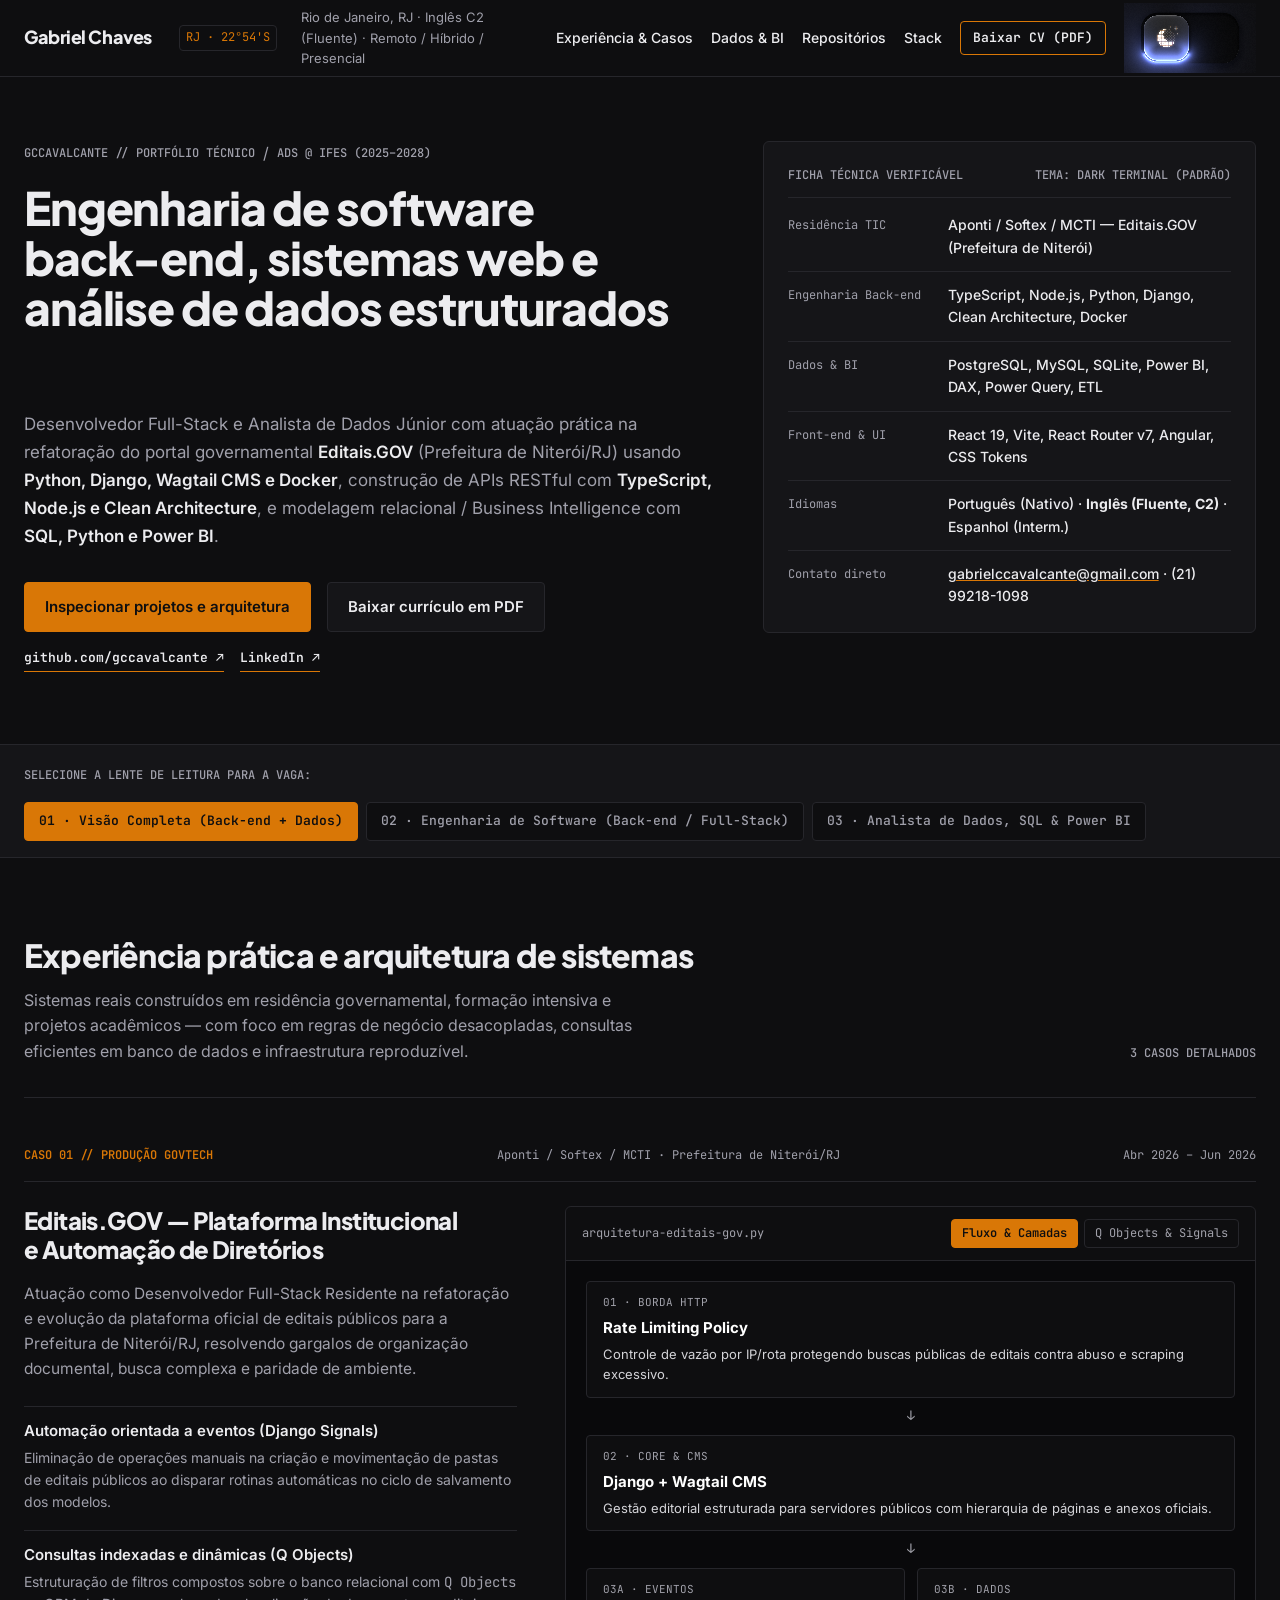
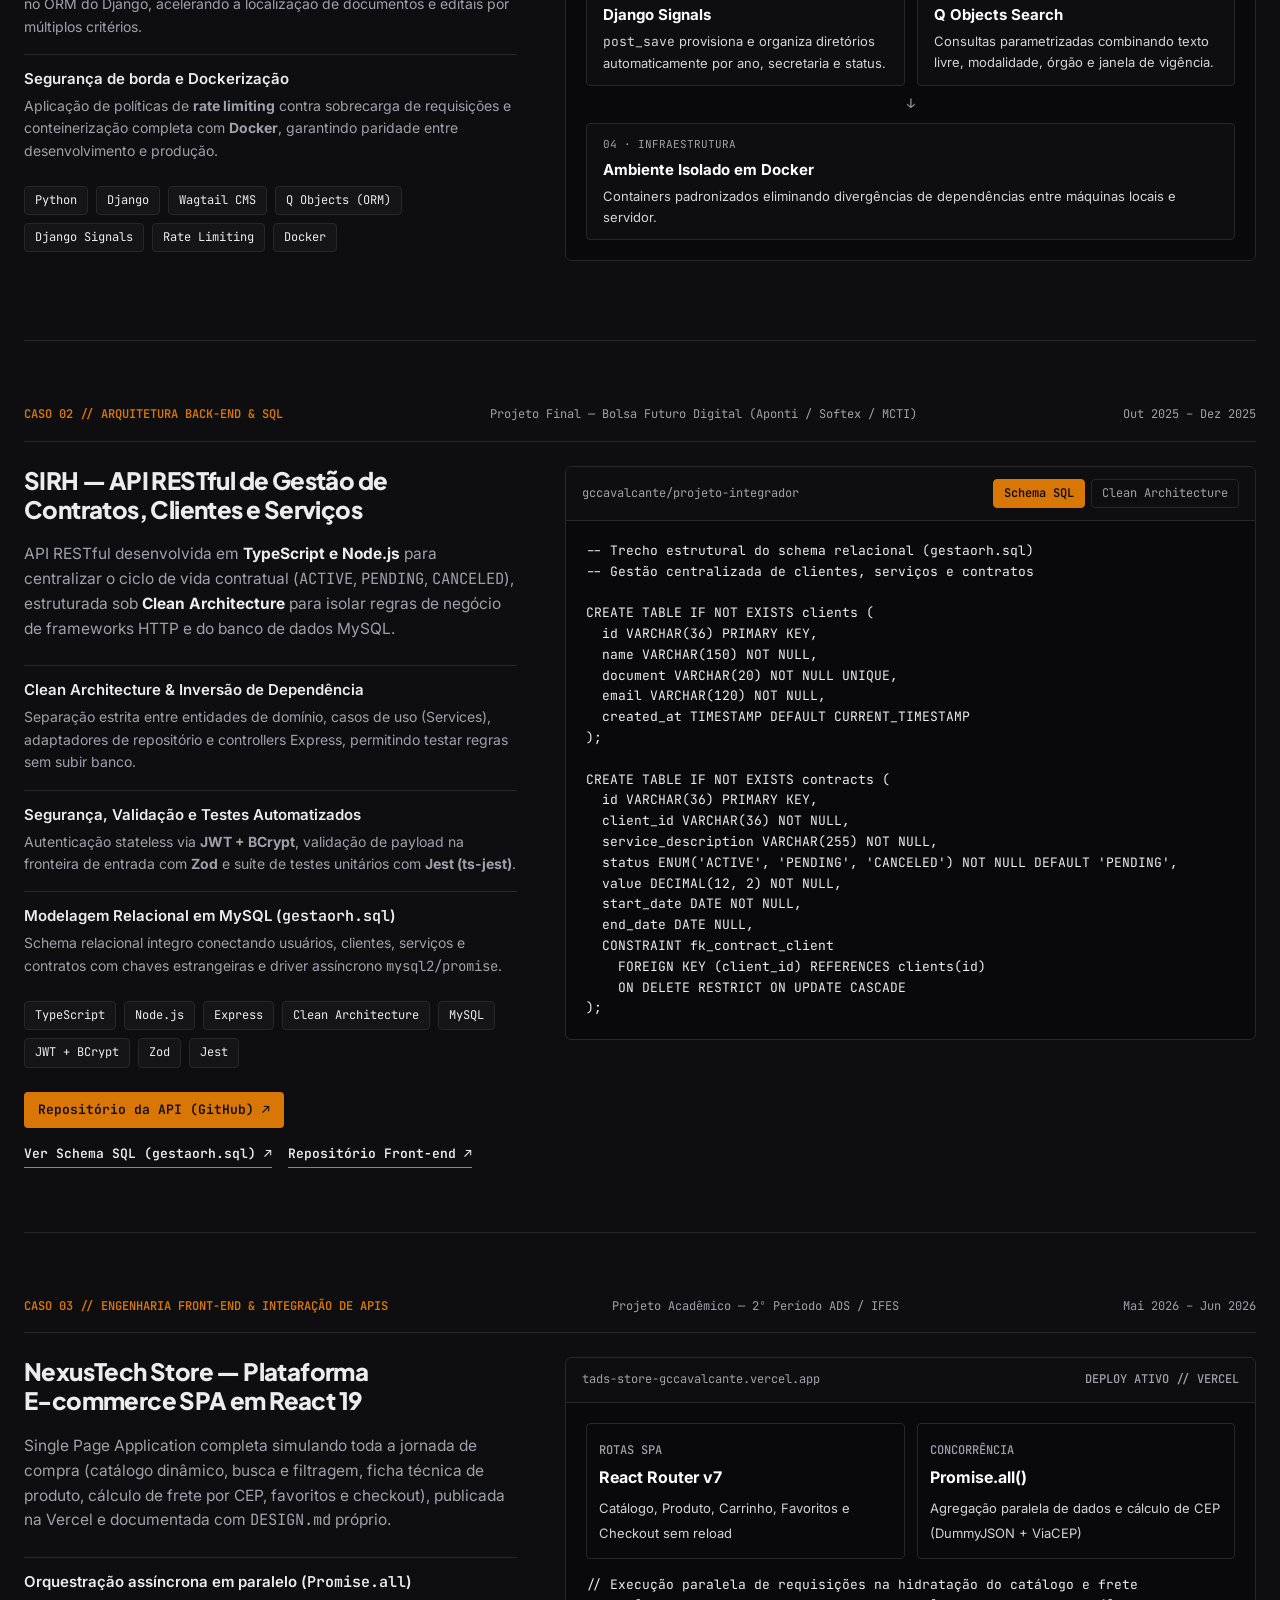
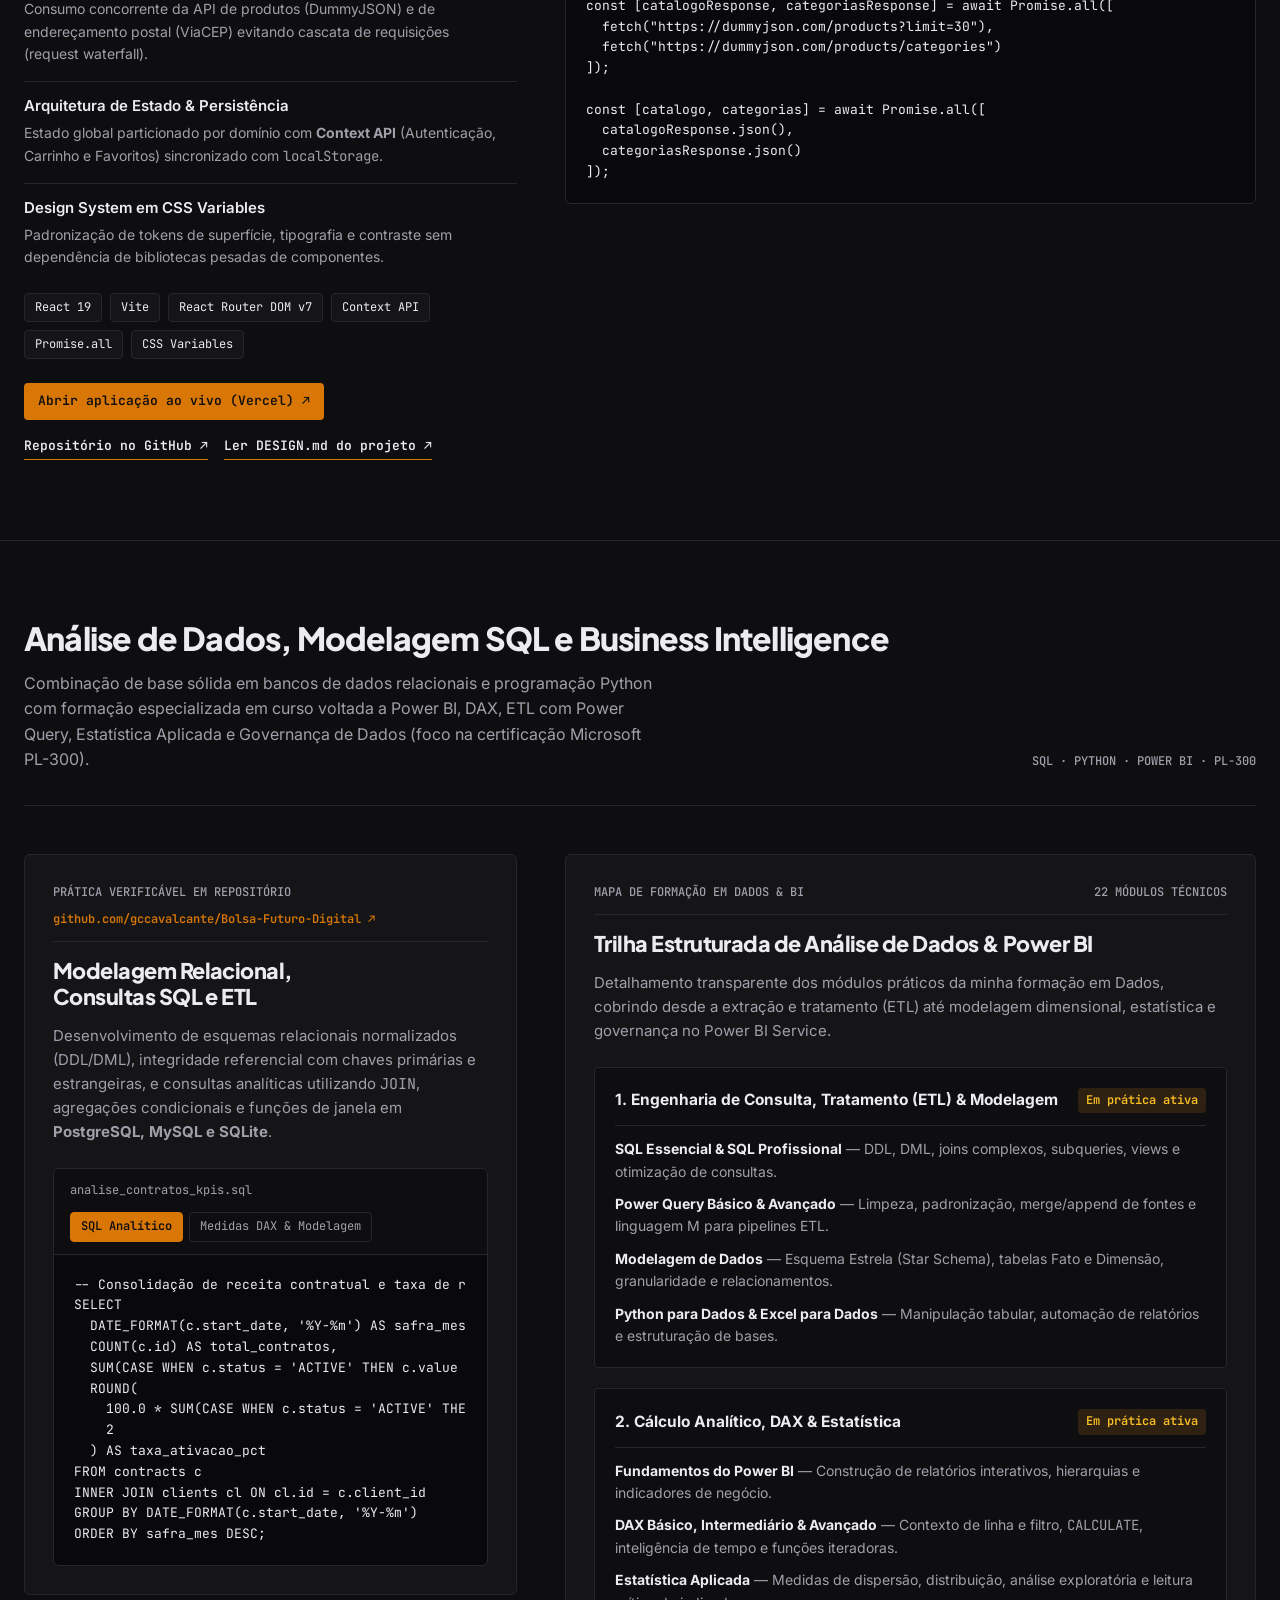
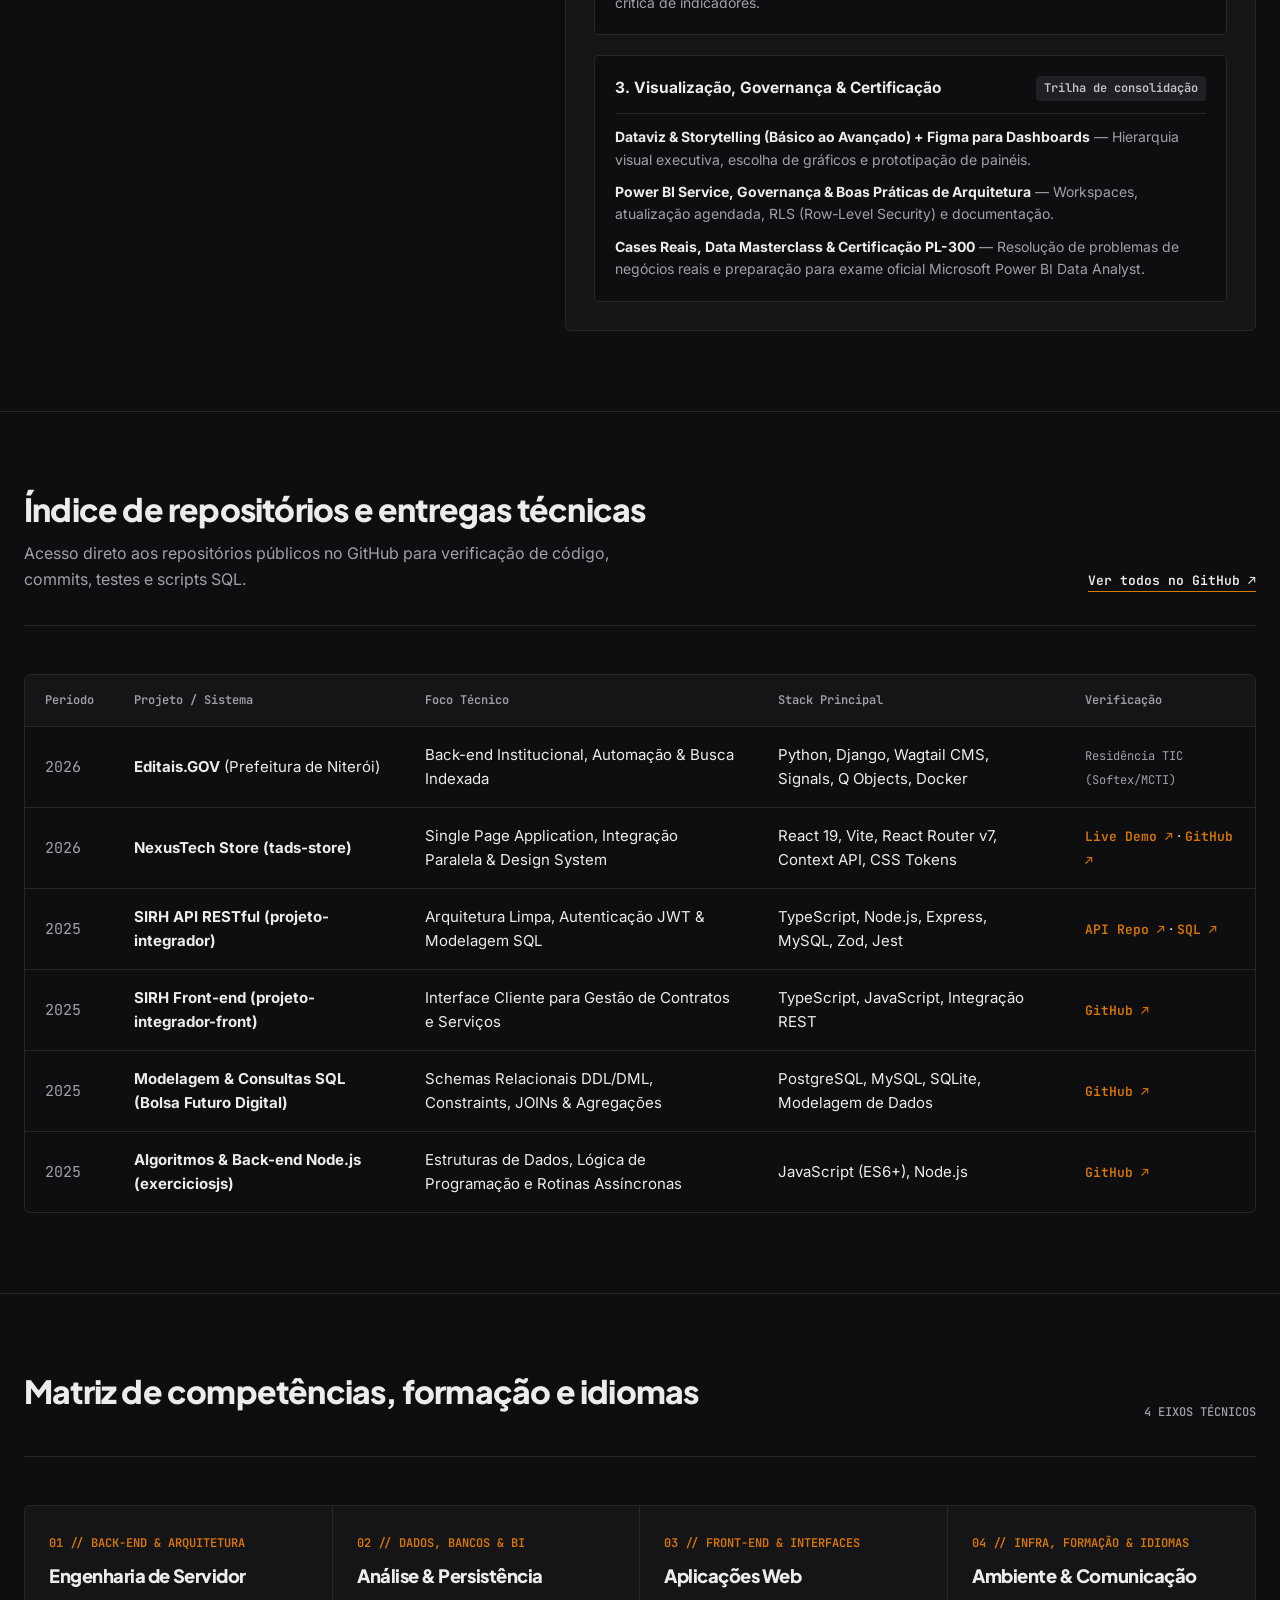
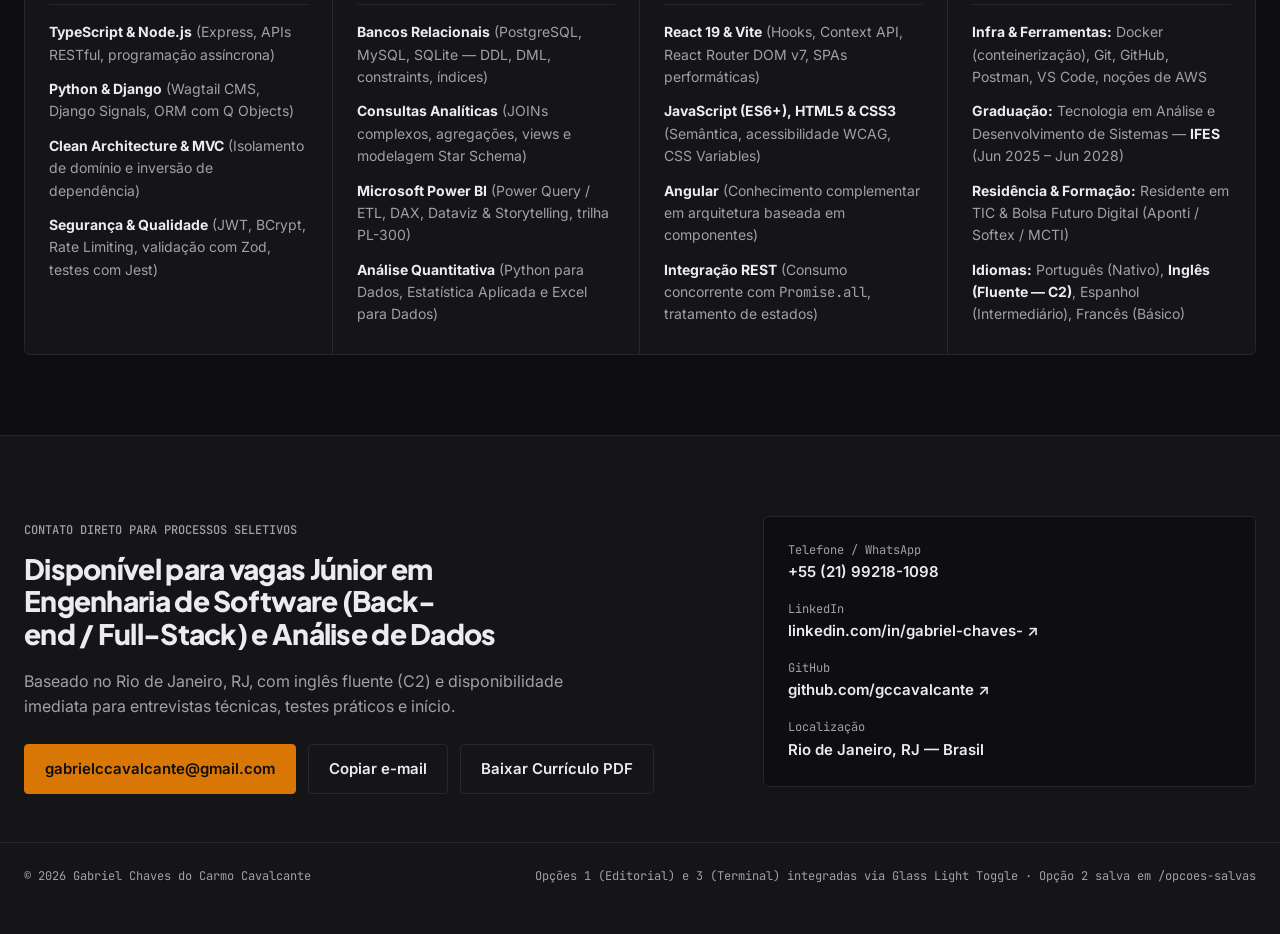
<file: versoes/v1.0.0-inicial-webgl-toggle/index.html>
﻿<!DOCTYPE html>
<html lang="pt-BR" data-direction="terminal" data-lens="all">
<head>
  <meta charset="UTF-8" />
  <meta name="viewport" content="width=device-width, initial-scale=1.0" />
  <title>Gabriel Chaves — Engenharia de Software (Back-end & Full-Stack) e Análise de Dados</title>
  <meta name="description" content="Portfólio técnico de Gabriel Chaves do Carmo Cavalcante. Desenvolvedor Full-Stack (TypeScript, Node.js, Python/Django, React) e Analista de Dados (SQL, Power BI, DAX, ETL) no Rio de Janeiro." />
  <link rel="preconnect" href="https://fonts.googleapis.com" />
  <link rel="preconnect" href="https://fonts.gstatic.com" crossorigin />
  <link href="https://fonts.googleapis.com/css2?family=IBM+Plex+Mono:wght@400;500;600&family=Inter:wght@400;500;600;700&family=JetBrains+Mono:wght@400;500;600&family=Plus+Jakarta+Sans:wght@600;700;800&family=Source+Sans+3:wght@400;600;700&family=Space+Grotesk:wght@600;700&family=Syne:wght@700;800&display=swap" rel="stylesheet" />
  <link rel="stylesheet" href="./styles.css" />
</head>
<body>
  <a class="skip-link" href="#conteudo-principal">Ir para o conteúdo principal</a>

  <!-- CABEÇALHO ESTRUTURAL COM GLASS LIGHT TOGGLE -->
  <header class="site-header">
    <div class="shell header-grid">
      <div class="brand-cell">
        <a href="#topo" class="brand-name">Gabriel Chaves</a>
        <span class="meta-tag spec-coord" aria-hidden="true">RJ · 22°54'S</span>
      </div>
      <div class="status-cell">
        <span class="meta-inline">Rio de Janeiro, RJ · Inglês C2 (Fluente) · Remoto / Híbrido / Presencial</span>
      </div>
      <nav class="nav-cell" aria-label="Navegação principal">
        <a href="#experiencia">Experiência &amp; Casos</a>
        <a href="#dados">Dados &amp; BI</a>
        <a href="#arquivo">Repositórios</a>
        <a href="#matriz">Stack</a>
        <a href="./curriculo-gabriel-chaves.pdf" download="Curriculo-Gabriel-Chaves.pdf" class="nav-cv-link">Baixar CV (PDF)</a>
        <div class="header-toggle-slot">
          <canvas
            id="glass-toggle-header"
            class="glass-toggle-canvas"
            width="280"
            height="148"
            role="switch"
            tabindex="0"
            aria-checked="false"
            aria-label="Alternar entre Tema Escuro (Padrão) e Tema Claro. Clique ou arraste a lente."
          ></canvas>
        </div>
      </nav>
    </div>
  </header>

  <main id="conteudo-principal">
    <!-- HERO ASSIMÉTRICO (7 / 5 COLUNAS) -->
    <section id="topo" class="hero-section">
      <div class="shell hero-grid">
        <div class="hero-main">
          <div class="direction-badge-line">
            <span class="meta-code">GCCAVALCANTE // PORTFÓLIO TÉCNICO</span>
            <span class="meta-sep">/</span>
            <span class="meta-code">ADS @ IFES (2025–2028)</span>
          </div>

          <h1 class="hero-title" id="hero-headline">
            Engenharia de software back-end, sistemas web e análise de dados estruturados
          </h1>

          <p class="hero-lead" id="hero-summary">
            Desenvolvedor Full-Stack e Analista de Dados Júnior com atuação prática na refatoração do portal governamental <strong>Editais.GOV</strong> (Prefeitura de Niterói/RJ) usando <strong>Python, Django, Wagtail CMS e Docker</strong>, construção de APIs RESTful com <strong>TypeScript, Node.js e Clean Architecture</strong>, e modelagem relacional / Business Intelligence com <strong>SQL, Python e Power BI</strong>.
          </p>

          <div class="hero-actions">
            <a href="#experiencia" class="btn-primary">Inspecionar projetos e arquitetura</a>
            <a href="./curriculo-gabriel-chaves.pdf" download="Curriculo-Gabriel-Chaves.pdf" class="btn-secondary">Baixar currículo em PDF</a>
            <a href="https://github.com/gccavalcante" target="_blank" rel="noopener noreferrer" class="text-action-link">github.com/gccavalcante ↗</a>
            <a href="https://www.linkedin.com/in/gabriel-chaves-/" target="_blank" rel="noopener noreferrer" class="text-action-link">LinkedIn ↗</a>
          </div>
        </div>

        <aside class="hero-dossier" aria-label="Ficha técnica resumida">
          <div class="dossier-header">
            <span class="meta-code">FICHA TÉCNICA VERIFICÁVEL</span>
            <span class="meta-code" id="theme-status-label">TEMA PADRÃO: DARK TERMINAL</span>
          </div>
          <dl class="dossier-list">
            <div class="dossier-row">
              <dt>Residência TIC</dt>
              <dd>Aponti / Softex / MCTI — Editais.GOV (Prefeitura de Niterói)</dd>
            </div>
            <div class="dossier-row">
              <dt>Engenharia Back-end</dt>
              <dd>TypeScript, Node.js, Python, Django, Clean Architecture, Docker</dd>
            </div>
            <div class="dossier-row">
              <dt>Dados &amp; BI</dt>
              <dd>PostgreSQL, MySQL, SQLite, Power BI, DAX, Power Query, ETL</dd>
            </div>
            <div class="dossier-row">
              <dt>Front-end &amp; UI</dt>
              <dd>React 19, Vite, React Router v7, Angular, CSS Tokens</dd>
            </div>
            <div class="dossier-row">
              <dt>Idiomas</dt>
              <dd>Português (Nativo) · <strong>Inglês (Fluente, C2)</strong> · Espanhol (Interm.)</dd>
            </div>
            <div class="dossier-row">
              <dt>Contato direto</dt>
              <dd><a href="mailto:gabrielccavalcante@gmail.com">gabrielccavalcante@gmail.com</a> · (21) 99218-1098</dd>
            </div>
          </dl>
        </aside>
      </div>
    </section>

    <!-- SELETOR DE LENTE TÉCNICA (ELEMENTO EXCLUSIVO DO PORTFÓLIO) -->
    <section class="lens-bar-section" aria-label="Filtro de foco por área de atuação">
      <div class="shell lens-bar-grid">
        <div class="lens-label-col">
          <span class="meta-code">SELECIONE A LENTE DE LEITURA PARA A VAGA:</span>
        </div>
        <div class="lens-controls" role="group" aria-label="Filtrar portfólio por foco">
          <button type="button" class="lens-btn is-active" data-lens-target="all" aria-pressed="true">
            01 · Visão Completa (Back-end + Dados)
          </button>
          <button type="button" class="lens-btn" data-lens-target="backend" aria-pressed="false">
            02 · Engenharia de Software (Back-end / Full-Stack)
          </button>
          <button type="button" class="lens-btn" data-lens-target="data" aria-pressed="false">
            03 · Analista de Dados, SQL &amp; Power BI
          </button>
        </div>
      </div>
    </section>

    <!-- SEÇÃO 1 · EXPERIÊNCIA EM PRODUÇÃO E ESTUDOS DE CASO DE ENGENHARIA -->
    <section id="experiencia" class="cases-section">
      <div class="shell">
        <div class="section-heading-row">
          <div>
            <h2 class="section-title">Experiência prática e arquitetura de sistemas</h2>
            <p class="section-desc">
              Sistemas reais construídos em residência governamental, formação intensiva e projetos acadêmicos — com foco em regras de negócio desacopladas, consultas eficientes em banco de dados e infraestrutura reproduzível.
            </p>
          </div>
          <div class="section-meta-col">
            <span class="meta-code">3 CASOS DETALHADOS</span>
          </div>
        </div>

        <!-- CASO 01: EDITAIS.GOV -->
        <article class="case-study" data-domain="backend data">
          <div class="case-meta-strip">
            <span class="case-index">CASO 01 // PRODUÇÃO GOVTECH</span>
            <span class="case-org">Aponti / Softex / MCTI · Prefeitura de Niterói/RJ</span>
            <span class="case-date">Abr 2026 – Jun 2026</span>
          </div>

          <div class="case-body-grid">
            <div class="case-narrative">
              <h3 class="case-title">Editais.GOV — Plataforma Institucional e Automação de Diretórios</h3>
              <p class="case-summary">
                Atuação como Desenvolvedor Full-Stack Residente na refatoração e evolução da plataforma oficial de editais públicos para a Prefeitura de Niterói/RJ, resolvendo gargalos de organização documental, busca complexa e paridade de ambiente.
              </p>

              <dl class="decision-grid">
                <div class="decision-item">
                  <dt>Automação orientada a eventos (Django Signals)</dt>
                  <dd>Eliminação de operações manuais na criação e movimentação de pastas de editais públicos ao disparar rotinas automáticas no ciclo de salvamento dos modelos.</dd>
                </div>
                <div class="decision-item">
                  <dt>Consultas indexadas e dinâmicas (Q Objects)</dt>
                  <dd>Estruturação de filtros compostos sobre o banco relacional com <code>Q Objects</code> no ORM do Django, acelerando a localização de documentos e editais por múltiplos critérios.</dd>
                </div>
                <div class="decision-item">
                  <dt>Segurança de borda e Dockerização</dt>
                  <dd>Aplicação de políticas de <strong>rate limiting</strong> contra sobrecarga de requisições e conteinerização completa com <strong>Docker</strong>, garantindo paridade entre desenvolvimento e produção.</dd>
                </div>
              </dl>

              <div class="stack-row" aria-label="Tecnologias utilizadas no Editais.GOV">
                <span class="tech-tag">Python</span>
                <span class="tech-tag">Django</span>
                <span class="tech-tag">Wagtail CMS</span>
                <span class="tech-tag">Q Objects (ORM)</span>
                <span class="tech-tag">Django Signals</span>
                <span class="tech-tag">Rate Limiting</span>
                <span class="tech-tag">Docker</span>
              </div>
            </div>

            <div class="case-artifact">
              <div class="artifact-window">
                <div class="artifact-header">
                  <span class="artifact-title">arquitetura-editais-gov.py</span>
                  <div class="artifact-tabs" role="tablist" aria-label="Inspeção técnica Editais.GOV">
                    <button type="button" class="artifact-tab is-active" data-tab-group="editais" data-tab-target="editais-flow" role="tab" aria-selected="true">Fluxo &amp; Camadas</button>
                    <button type="button" class="artifact-tab" data-tab-group="editais" data-tab-target="editais-code" role="tab" aria-selected="false">Q Objects &amp; Signals</button>
                  </div>
                </div>

                <div class="artifact-panel is-active" id="editais-flow" role="tabpanel">
                  <div class="arch-diagram">
                    <div class="arch-node">
                      <span class="arch-step">01 · BORDA HTTP</span>
                      <strong>Rate Limiting Policy</strong>
                      <p>Controle de vazão por IP/rota protegendo buscas públicas de editais contra abuso e scraping excessivo.</p>
                    </div>
                    <div class="arch-connector" aria-hidden="true">↓</div>
                    <div class="arch-node">
                      <span class="arch-step">02 · CORE &amp; CMS</span>
                      <strong>Django + Wagtail CMS</strong>
                      <p>Gestão editorial estruturada para servidores públicos com hierarquia de páginas e anexos oficiais.</p>
                    </div>
                    <div class="arch-connector" aria-hidden="true">↓</div>
                    <div class="arch-split">
                      <div class="arch-node">
                        <span class="arch-step">03A · EVENTOS</span>
                        <strong>Django Signals</strong>
                        <p><code>post_save</code> provisiona e organiza diretórios automaticamente por ano, secretaria e status.</p>
                      </div>
                      <div class="arch-node">
                        <span class="arch-step">03B · DADOS</span>
                        <strong>Q Objects Search</strong>
                        <p>Consultas parametrizadas combinando texto livre, modalidade, órgão e janela de vigência.</p>
                      </div>
                    </div>
                    <div class="arch-connector" aria-hidden="true">↓</div>
                    <div class="arch-node">
                      <span class="arch-step">04 · INFRAESTRUTURA</span>
                      <strong>Ambiente Isolado em Docker</strong>
                      <p>Containers padronizados eliminando divergências de dependências entre máquinas locais e servidor.</p>
                    </div>
                  </div>
                </div>

                <div class="artifact-panel" id="editais-code" role="tabpanel" hidden>
<pre class="code-view"><code># Estrutura representativa da busca indexada (Q Objects)
# e automação de diretórios com Django Signals

from django.db.models import Q
from django.db.models.signals import post_save
from django.dispatch import receiver

def buscar_editais_indexados(termo: str, secretaria: str | None, status: str | None):
    filtro = Q(publicado=True)
    if termo:
        filtro &amp;= (
            Q(numero_edital__icontains=termo)
            | Q(titulo__icontains=termo)
            | Q(objeto_resumo__icontains=termo)
        )
    if secretaria:
        filtro &amp;= Q(secretaria__sigla__iexact=secretaria)
    if status:
        filtro &amp;= Q(situacao=status)

    return (
        EditalPagina.objects.filter(filtro)
        .select_related("secretaria")
        .order_by("-data_publicacao")
    )

@receiver(post_save, sender=EditalPagina)
def organizar_diretorio_edital(sender, instance, created, **kwargs):
    # Garante árvore padronizada /ano/secretaria/numero_edital sem ação manual
    instance.sincronizar_estrutura_arquivos()</code></pre>
                </div>
              </div>
            </div>
          </div>
        </article>

        <!-- CASO 02: SIRH API RESTFUL -->
        <article class="case-study" data-domain="backend data">
          <div class="case-meta-strip">
            <span class="case-index">CASO 02 // ARQUITETURA BACK-END &amp; SQL</span>
            <span class="case-org">Projeto Final — Bolsa Futuro Digital (Aponti / Softex / MCTI)</span>
            <span class="case-date">Out 2025 – Dez 2025</span>
          </div>

          <div class="case-body-grid">
            <div class="case-narrative">
              <h3 class="case-title">SIRH — API RESTful de Gestão de Contratos, Clientes e Serviços</h3>
              <p class="case-summary">
                API RESTful desenvolvida em <strong>TypeScript e Node.js</strong> para centralizar o ciclo de vida contratual (<code>ACTIVE</code>, <code>PENDING</code>, <code>CANCELED</code>), estruturada sob <strong>Clean Architecture</strong> para isolar regras de negócio de frameworks HTTP e do banco de dados MySQL.
              </p>

              <dl class="decision-grid">
                <div class="decision-item">
                  <dt>Clean Architecture &amp; Inversão de Dependência</dt>
                  <dd>Separação estrita entre entidades de domínio, casos de uso (Services), adaptadores de repositório e controllers Express, permitindo testar regras sem subir banco.</dd>
                </div>
                <div class="decision-item">
                  <dt>Segurança, Validação e Testes Automatizados</dt>
                  <dd>Autenticação stateless via <strong>JWT + BCrypt</strong>, validação de payload na fronteira de entrada com <strong>Zod</strong> e suíte de testes unitários com <strong>Jest (ts-jest)</strong>.</dd>
                </div>
                <div class="decision-item">
                  <dt>Modelagem Relacional em MySQL (<code>gestaorh.sql</code>)</dt>
                  <dd>Schema relacional íntegro conectando usuários, clientes, serviços e contratos com chaves estrangeiras e driver assíncrono <code>mysql2/promise</code>.</dd>
                </div>
              </dl>

              <div class="stack-row" aria-label="Tecnologias utilizadas no SIRH">
                <span class="tech-tag">TypeScript</span>
                <span class="tech-tag">Node.js</span>
                <span class="tech-tag">Express</span>
                <span class="tech-tag">Clean Architecture</span>
                <span class="tech-tag">MySQL</span>
                <span class="tech-tag">JWT + BCrypt</span>
                <span class="tech-tag">Zod</span>
                <span class="tech-tag">Jest</span>
              </div>

              <div class="case-links">
                <a href="https://github.com/gccavalcante/projeto-integrador" target="_blank" rel="noopener noreferrer" class="case-link-primary">Repositório da API (GitHub) ↗</a>
                <a href="https://github.com/gccavalcante/projeto-integrador/blob/main/gestaorh.sql" target="_blank" rel="noopener noreferrer" class="case-link-secondary">Ver Schema SQL (gestaorh.sql) ↗</a>
                <a href="https://github.com/gccavalcante/projeto-integrador-front" target="_blank" rel="noopener noreferrer" class="case-link-secondary">Repositório Front-end ↗</a>
              </div>
            </div>

            <div class="case-artifact">
              <div class="artifact-window">
                <div class="artifact-header">
                  <span class="artifact-title">gccavalcante/projeto-integrador</span>
                  <div class="artifact-tabs" role="tablist" aria-label="Inspeção técnica SIRH">
                    <button type="button" class="artifact-tab is-active" data-tab-group="sirh" data-tab-target="sirh-sql" role="tab" aria-selected="true">Schema SQL</button>
                    <button type="button" class="artifact-tab" data-tab-group="sirh" data-tab-target="sirh-clean" role="tab" aria-selected="false">Clean Architecture</button>
                  </div>
                </div>

                <div class="artifact-panel is-active" id="sirh-sql" role="tabpanel">
<pre class="code-view"><code>-- Trecho estrutural do schema relacional (gestaorh.sql)
-- Gestão centralizada de clientes, serviços e contratos

CREATE TABLE IF NOT EXISTS clients (
  id VARCHAR(36) PRIMARY KEY,
  name VARCHAR(150) NOT NULL,
  document VARCHAR(20) NOT NULL UNIQUE,
  email VARCHAR(120) NOT NULL,
  created_at TIMESTAMP DEFAULT CURRENT_TIMESTAMP
);

CREATE TABLE IF NOT EXISTS contracts (
  id VARCHAR(36) PRIMARY KEY,
  client_id VARCHAR(36) NOT NULL,
  service_description VARCHAR(255) NOT NULL,
  status ENUM('ACTIVE', 'PENDING', 'CANCELED') NOT NULL DEFAULT 'PENDING',
  value DECIMAL(12, 2) NOT NULL,
  start_date DATE NOT NULL,
  end_date DATE NULL,
  CONSTRAINT fk_contract_client
    FOREIGN KEY (client_id) REFERENCES clients(id)
    ON DELETE RESTRICT ON UPDATE CASCADE
);</code></pre>
                </div>

                <div class="artifact-panel" id="sirh-clean" role="tabpanel" hidden>
<pre class="code-view"><code>src/
├── domain/            # Entidades e interfaces de contrato puras
│   ├── entities/      # Regras de transição ACTIVE / PENDING / CANCELED
│   └── repositories/  # Contratos desacoplados do MySQL
├── services/          # Casos de uso e orquestração de negócio
├── controllers/       # Recepção HTTP, validação Zod e códigos REST
├── adapters/          # Implementação mysql2/promise + middlewares JWT
└── tests/             # Testes unitários isolados com Jest + ts-jest</code></pre>
                </div>
              </div>
            </div>
          </div>
        </article>

        <!-- CASO 03: NEXUSTECH STORE -->
        <article class="case-study" data-domain="backend">
          <div class="case-meta-strip">
            <span class="case-index">CASO 03 // ENGENHARIA FRONT-END &amp; INTEGRAÇÃO DE APIS</span>
            <span class="case-org">Projeto Acadêmico — 2º Período ADS / IFES</span>
            <span class="case-date">Mai 2026 – Jun 2026</span>
          </div>

          <div class="case-body-grid">
            <div class="case-narrative">
              <h3 class="case-title">NexusTech Store — Plataforma E-commerce SPA em React 19</h3>
              <p class="case-summary">
                Single Page Application completa simulando toda a jornada de compra (catálogo dinâmico, busca e filtragem, ficha técnica de produto, cálculo de frete por CEP, favoritos e checkout), publicada na Vercel e documentada com <code>DESIGN.md</code> próprio.
              </p>

              <dl class="decision-grid">
                <div class="decision-item">
                  <dt>Orquestração assíncrona em paralelo (<code>Promise.all</code>)</dt>
                  <dd>Consumo concorrente da API de produtos (DummyJSON) e de endereçamento postal (ViaCEP) evitando cascata de requisições (request waterfall).</dd>
                </div>
                <div class="decision-item">
                  <dt>Arquitetura de Estado &amp; Persistência</dt>
                  <dd>Estado global particionado por domínio com <strong>Context API</strong> (Autenticação, Carrinho e Favoritos) sincronizado com <code>localStorage</code>.</dd>
                </div>
                <div class="decision-item">
                  <dt>Design System em CSS Variables</dt>
                  <dd>Padronização de tokens de superfície, tipografia e contraste sem dependência de bibliotecas pesadas de componentes.</dd>
                </div>
              </dl>

              <div class="stack-row" aria-label="Tecnologias utilizadas na NexusTech Store">
                <span class="tech-tag">React 19</span>
                <span class="tech-tag">Vite</span>
                <span class="tech-tag">React Router DOM v7</span>
                <span class="tech-tag">Context API</span>
                <span class="tech-tag">Promise.all</span>
                <span class="tech-tag">CSS Variables</span>
              </div>

              <div class="case-links">
                <a href="https://tads-store-gccavalcante.vercel.app/" target="_blank" rel="noopener noreferrer" class="case-link-primary">Abrir aplicação ao vivo (Vercel) ↗</a>
                <a href="https://github.com/gccavalcante/tads-store" target="_blank" rel="noopener noreferrer" class="case-link-secondary">Repositório no GitHub ↗</a>
                <a href="https://github.com/gccavalcante/tads-store/blob/main/DESIGN.md" target="_blank" rel="noopener noreferrer" class="case-link-secondary">Ler DESIGN.md do projeto ↗</a>
              </div>
            </div>

            <div class="case-artifact">
              <div class="artifact-window">
                <div class="artifact-header">
                  <span class="artifact-title">tads-store-gccavalcante.vercel.app</span>
                  <span class="meta-code">DEPLOY ATIVO // VERCEL</span>
                </div>
                <div class="artifact-panel is-active">
                  <div class="spa-architecture-spec">
                    <div class="spa-metric-grid">
                      <div class="spa-metric-cell">
                        <span class="meta-code">ROTAS SPA</span>
                        <strong>React Router v7</strong>
                        <span>Catálogo, Produto, Carrinho, Favoritos e Checkout sem reload</span>
                      </div>
                      <div class="spa-metric-cell">
                        <span class="meta-code">CONCORRÊNCIA</span>
                        <strong>Promise.all()</strong>
                        <span>Agregação paralela de dados e cálculo de CEP (DummyJSON + ViaCEP)</span>
                      </div>
                    </div>
<pre class="code-view"><code>// Execução paralela de requisições na hidratação do catálogo e frete
const [catalogoResponse, categoriasResponse] = await Promise.all([
  fetch("https://dummyjson.com/products?limit=30"),
  fetch("https://dummyjson.com/products/categories")
]);

const [catalogo, categorias] = await Promise.all([
  catalogoResponse.json(),
  categoriasResponse.json()
]);</code></pre>
                  </div>
                </div>
              </div>
            </div>
          </div>
        </article>
      </div>
    </section>

    <!-- SEÇÃO 2 · ENGENHARIA & ANÁLISE DE DADOS (SQL + TRILHA POWER BI / ANALYTICS) -->
    <section id="dados" class="data-section" data-domain="data">
      <div class="shell">
        <div class="section-heading-row">
          <div>
            <h2 class="section-title">Análise de Dados, Modelagem SQL e Business Intelligence</h2>
            <p class="section-desc">
              Combinação de base sólida em bancos de dados relacionais e programação Python com formação especializada em curso voltada a Power BI, DAX, ETL com Power Query, Estatística Aplicada e Governança de Dados (foco na certificação Microsoft PL-300).
            </p>
          </div>
          <div class="section-meta-col">
            <span class="meta-code">SQL · PYTHON · POWER BI · PL-300</span>
          </div>
        </div>

        <div class="data-split-grid">
          <!-- COLUNA ESQUERDA: PRÁTICA SQL, MODELAGEM & CONSULTAS ANALÍTICAS -->
          <div class="data-practice-col">
            <div class="data-card-block">
              <div class="block-header-line">
                <span class="meta-code">PRÁTICA VERIFICÁVEL EM REPOSITÓRIO</span>
                <a href="https://github.com/gccavalcante/Bolsa-Futuro-Digital" target="_blank" rel="noopener noreferrer" class="inline-repo-link">github.com/gccavalcante/Bolsa-Futuro-Digital ↗</a>
              </div>
              <h3 class="subsection-title">Modelagem Relacional, Consultas SQL e ETL</h3>
              <p class="subsection-text">
                Desenvolvimento de esquemas relacionais normalizados (DDL/DML), integridade referencial com chaves primárias e estrangeiras, e consultas analíticas utilizando <code>JOIN</code>, agregações condicionais e funções de janela em <strong>PostgreSQL, MySQL e SQLite</strong>.
              </p>

              <div class="artifact-window data-sql-window">
                <div class="artifact-header">
                  <span class="artifact-title">analise_contratos_kpis.sql</span>
                  <div class="artifact-tabs" role="tablist" aria-label="Exemplos de consultas de dados">
                    <button type="button" class="artifact-tab is-active" data-tab-group="dataquery" data-tab-target="query-sql" role="tab" aria-selected="true">SQL Analítico</button>
                    <button type="button" class="artifact-tab" data-tab-group="dataquery" data-tab-target="query-dax" role="tab" aria-selected="false">Medidas DAX &amp; Modelagem</button>
                  </div>
                </div>
                <div class="artifact-panel is-active" id="query-sql" role="tabpanel">
<pre class="code-view"><code>-- Consolidação de receita contratual e taxa de retenção por status
SELECT
  DATE_FORMAT(c.start_date, '%Y-%m') AS safra_mes,
  COUNT(c.id) AS total_contratos,
  SUM(CASE WHEN c.status = 'ACTIVE' THEN c.value ELSE 0 END) AS receita_ativa,
  ROUND(
    100.0 * SUM(CASE WHEN c.status = 'ACTIVE' THEN 1 ELSE 0 END) / COUNT(c.id),
    2
  ) AS taxa_ativacao_pct
FROM contracts c
INNER JOIN clients cl ON cl.id = c.client_id
GROUP BY DATE_FORMAT(c.start_date, '%Y-%m')
ORDER BY safra_mes DESC;</code></pre>
                </div>
                <div class="artifact-panel" id="query-dax" role="tabpanel" hidden>
<pre class="code-view"><code>// Medidas DAX sobre modelo Star Schema (FatoContratos + dCalendario)
Receita Ativa =
CALCULATE(
    SUM(fContratos[ValorContrato]),
    fContratos[Status] = "ACTIVE"
)

Receita YoY % =
VAR ReceitaAtual = [Receita Ativa]
VAR ReceitaAnoAnterior =
    CALCULATE([Receita Ativa], SAMEPERIODLASTYEAR(dCalendario[Data]))
RETURN
    DIVIDE(ReceitaAtual - ReceitaAnoAnterior, ReceitaAnoAnterior, 0)</code></pre>
                </div>
              </div>
            </div>
          </div>

          <!-- COLUNA DIREITA: MATRIZ COMPLETA DA TRILHA DE DADOS (DA IMAGEM ENVIADA) -->
          <div class="data-curriculum-col">
            <div class="data-card-block">
              <div class="block-header-line">
                <span class="meta-code">MAPA DE FORMAÇÃO EM DADOS &amp; BI</span>
                <span class="meta-code">22 MÓDULOS TÉCNICOS</span>
              </div>
              <h3 class="subsection-title">Trilha Estruturada de Análise de Dados &amp; Power BI</h3>
              <p class="subsection-text">
                Detalhamento transparente dos módulos práticos da minha formação em Dados, cobrindo desde a extração e tratamento (ETL) até modelagem dimensional, estatística e governança no Power BI Service.
              </p>

              <div class="curriculum-groups">
                <div class="curriculum-group">
                  <div class="curriculum-group-head">
                    <h4>1. Engenharia de Consulta, Tratamento (ETL) &amp; Modelagem</h4>
                    <span class="status-tag status-active">Em prática ativa</span>
                  </div>
                  <ul class="module-list">
                    <li><strong>SQL Essencial &amp; SQL Profissional</strong> — DDL, DML, joins complexos, subqueries, views e otimização de consultas.</li>
                    <li><strong>Power Query Básico &amp; Avançado</strong> — Limpeza, padronização, merge/append de fontes e linguagem M para pipelines ETL.</li>
                    <li><strong>Modelagem de Dados</strong> — Esquema Estrela (Star Schema), tabelas Fato e Dimensão, granularidade e relacionamentos.</li>
                    <li><strong>Python para Dados &amp; Excel para Dados</strong> — Manipulação tabular, automação de relatórios e estruturação de bases.</li>
                  </ul>
                </div>

                <div class="curriculum-group">
                  <div class="curriculum-group-head">
                    <h4>2. Cálculo Analítico, DAX &amp; Estatística</h4>
                    <span class="status-tag status-active">Em prática ativa</span>
                  </div>
                  <ul class="module-list">
                    <li><strong>Fundamentos do Power BI</strong> — Construção de relatórios interativos, hierarquias e indicadores de negócio.</li>
                    <li><strong>DAX Básico, Intermediário &amp; Avançado</strong> — Contexto de linha e filtro, <code>CALCULATE</code>, inteligência de tempo e funções iteradoras.</li>
                    <li><strong>Estatística Aplicada</strong> — Medidas de dispersão, distribuição, análise exploratória e leitura crítica de indicadores.</li>
                  </ul>
                </div>

                <div class="curriculum-group">
                  <div class="curriculum-group-head">
                    <h4>3. Visualização, Governança &amp; Certificação</h4>
                    <span class="status-tag status-progress">Trilha de consolidação</span>
                  </div>
                  <ul class="module-list">
                    <li><strong>Dataviz &amp; Storytelling (Básico ao Avançado) + Figma para Dashboards</strong> — Hierarquia visual executiva, escolha de gráficos e prototipação de painéis.</li>
                    <li><strong>Power BI Service, Governança &amp; Boas Práticas de Arquitetura</strong> — Workspaces, atualização agendada, RLS (Row-Level Security) e documentação.</li>
                    <li><strong>Cases Reais, Data Masterclass &amp; Certificação PL-300</strong> — Resolução de problemas de negócios reais e preparação para exame oficial Microsoft Power BI Data Analyst.</li>
                  </ul>
                </div>
              </div>
            </div>
          </div>
        </div>
      </div>
    </section>

    <!-- SEÇÃO 3 · ARQUIVO TÉCNICO DE REPOSITÓRIOS (TABELA INDEXADA) -->
    <section id="arquivo" class="archive-section">
      <div class="shell">
        <div class="section-heading-row">
          <div>
            <h2 class="section-title">Índice de repositórios e entregas técnicas</h2>
            <p class="section-desc">
              Acesso direto aos repositórios públicos no GitHub para verificação de código, commits, testes e scripts SQL.
            </p>
          </div>
          <div class="section-meta-col">
            <a href="https://github.com/gccavalcante?tab=repositories" target="_blank" rel="noopener noreferrer" class="text-action-link">Ver todos no GitHub ↗</a>
          </div>
        </div>

        <div class="table-scroll-wrap">
          <table class="repo-table">
            <thead>
              <tr>
                <th scope="col">Período</th>
                <th scope="col">Projeto / Sistema</th>
                <th scope="col">Foco Técnico</th>
                <th scope="col">Stack Principal</th>
                <th scope="col">Verificação</th>
              </tr>
            </thead>
            <tbody>
              <tr data-domain="backend data">
                <td class="num-cell">2026</td>
                <td><strong>Editais.GOV</strong> (Prefeitura de Niterói)</td>
                <td>Back-end Institucional, Automação &amp; Busca Indexada</td>
                <td>Python, Django, Wagtail CMS, Signals, Q Objects, Docker</td>
                <td><span class="repo-badge">Residência TIC (Softex/MCTI)</span></td>
              </tr>
              <tr data-domain="backend">
                <td class="num-cell">2026</td>
                <td><strong>NexusTech Store (tads-store)</strong></td>
                <td>Single Page Application, Integração Paralela &amp; Design System</td>
                <td>React 19, Vite, React Router v7, Context API, CSS Tokens</td>
                <td>
                  <a href="https://tads-store-gccavalcante.vercel.app/" target="_blank" rel="noopener noreferrer">Live Demo ↗</a> ·
                  <a href="https://github.com/gccavalcante/tads-store" target="_blank" rel="noopener noreferrer">GitHub ↗</a>
                </td>
              </tr>
              <tr data-domain="backend data">
                <td class="num-cell">2025</td>
                <td><strong>SIRH API RESTful (projeto-integrador)</strong></td>
                <td>Arquitetura Limpa, Autenticação JWT &amp; Modelagem SQL</td>
                <td>TypeScript, Node.js, Express, MySQL, Zod, Jest</td>
                <td>
                  <a href="https://github.com/gccavalcante/projeto-integrador" target="_blank" rel="noopener noreferrer">API Repo ↗</a> ·
                  <a href="https://github.com/gccavalcante/projeto-integrador/blob/main/gestaorh.sql" target="_blank" rel="noopener noreferrer">SQL ↗</a>
                </td>
              </tr>
              <tr data-domain="backend">
                <td class="num-cell">2025</td>
                <td><strong>SIRH Front-end (projeto-integrador-front)</strong></td>
                <td>Interface Cliente para Gestão de Contratos e Serviços</td>
                <td>TypeScript, JavaScript, Integração REST</td>
                <td>
                  <a href="https://github.com/gccavalcante/projeto-integrador-front" target="_blank" rel="noopener noreferrer">GitHub ↗</a>
                </td>
              </tr>
              <tr data-domain="data backend">
                <td class="num-cell">2025</td>
                <td><strong>Modelagem &amp; Consultas SQL (Bolsa Futuro Digital)</strong></td>
                <td>Schemas Relacionais DDL/DML, Constraints, JOINs &amp; Agregações</td>
                <td>PostgreSQL, MySQL, SQLite, Modelagem de Dados</td>
                <td>
                  <a href="https://github.com/gccavalcante/Bolsa-Futuro-Digital" target="_blank" rel="noopener noreferrer">GitHub ↗</a>
                </td>
              </tr>
              <tr data-domain="backend">
                <td class="num-cell">2025</td>
                <td><strong>Algoritmos &amp; Back-end Node.js (exerciciosjs)</strong></td>
                <td>Estruturas de Dados, Lógica de Programação e Rotinas Assíncronas</td>
                <td>JavaScript (ES6+), Node.js</td>
                <td>
                  <a href="https://github.com/gccavalcante/exerciciosjs" target="_blank" rel="noopener noreferrer">GitHub ↗</a>
                </td>
              </tr>
            </tbody>
          </table>
        </div>
      </div>
    </section>

    <!-- SEÇÃO 4 · MATRIZ TÉCNICA EM 4 COLUNAS & FORMAÇÃO -->
    <section id="matriz" class="matrix-section">
      <div class="shell">
        <div class="section-heading-row">
          <div>
            <h2 class="section-title">Matriz de competências, formação e idiomas</h2>
          </div>
          <div class="section-meta-col">
            <span class="meta-code">4 EIXOS TÉCNICOS</span>
          </div>
        </div>

        <div class="matrix-four-cols">
          <div class="matrix-col">
            <span class="matrix-index">01 // BACK-END &amp; ARQUITETURA</span>
            <h3 class="matrix-heading">Engenharia de Servidor</h3>
            <ul class="matrix-list">
              <li><strong>TypeScript &amp; Node.js</strong> (Express, APIs RESTful, programação assíncrona)</li>
              <li><strong>Python &amp; Django</strong> (Wagtail CMS, Django Signals, ORM com Q Objects)</li>
              <li><strong>Clean Architecture &amp; MVC</strong> (Isolamento de domínio e inversão de dependência)</li>
              <li><strong>Segurança &amp; Qualidade</strong> (JWT, BCrypt, Rate Limiting, validação com Zod, testes com Jest)</li>
            </ul>
          </div>

          <div class="matrix-col">
            <span class="matrix-index">02 // DADOS, BANCOS &amp; BI</span>
            <h3 class="matrix-heading">Análise &amp; Persistência</h3>
            <ul class="matrix-list">
              <li><strong>Bancos Relacionais</strong> (PostgreSQL, MySQL, SQLite — DDL, DML, constraints, índices)</li>
              <li><strong>Consultas Analíticas</strong> (JOINs complexos, agregações, views e modelagem Star Schema)</li>
              <li><strong>Microsoft Power BI</strong> (Power Query / ETL, DAX, Dataviz &amp; Storytelling, trilha PL-300)</li>
              <li><strong>Análise Quantitativa</strong> (Python para Dados, Estatística Aplicada e Excel para Dados)</li>
            </ul>
          </div>

          <div class="matrix-col">
            <span class="matrix-index">03 // FRONT-END &amp; INTERFACES</span>
            <h3 class="matrix-heading">Aplicações Web</h3>
            <ul class="matrix-list">
              <li><strong>React 19 &amp; Vite</strong> (Hooks, Context API, React Router DOM v7, SPAs performáticas)</li>
              <li><strong>JavaScript (ES6+), HTML5 &amp; CSS3</strong> (Semântica, acessibilidade WCAG, CSS Variables)</li>
              <li><strong>Angular</strong> (Conhecimento complementar em arquitetura baseada em componentes)</li>
              <li><strong>Integração REST</strong> (Consumo concorrente com <code>Promise.all</code>, tratamento de estados)</li>
            </ul>
          </div>

          <div class="matrix-col">
            <span class="matrix-index">04 // INFRA, FORMAÇÃO &amp; IDIOMAS</span>
            <h3 class="matrix-heading">Ambiente &amp; Comunicação</h3>
            <ul class="matrix-list">
              <li><strong>Infra &amp; Ferramentas:</strong> Docker (conteinerização), Git, GitHub, Postman, VS Code, noções de AWS</li>
              <li><strong>Graduação:</strong> Tecnologia em Análise e Desenvolvimento de Sistemas — <strong>IFES</strong> (Jun 2025 – Jun 2028)</li>
              <li><strong>Residência &amp; Formação:</strong> Residente em TIC &amp; Bolsa Futuro Digital (Aponti / Softex / MCTI)</li>
              <li><strong>Idiomas:</strong> Português (Nativo), <strong>Inglês (Fluente — C2)</strong>, Espanhol (Intermediário), Francês (Básico)</li>
            </ul>
          </div>
        </div>
      </div>
    </section>
  </main>

  <!-- RODAPÉ / CONTATO DIRETO -->
  <footer id="contato" class="site-footer">
    <div class="shell footer-grid">
      <div class="footer-cta-col">
        <span class="meta-code">CONTATO DIRETO PARA PROCESSOS SELETIVOS</span>
        <h2 class="footer-title">Disponível para vagas Júnior em Engenharia de Software (Back-end / Full-Stack) e Análise de Dados</h2>
        <p class="footer-sub">
          Baseado no Rio de Janeiro, RJ, com inglês fluente (C2) e disponibilidade imediata para entrevistas técnicas, testes práticos e início.
        </p>

        <div class="footer-contact-actions">
          <a href="mailto:gabrielccavalcante@gmail.com" class="btn-primary">gabrielccavalcante@gmail.com</a>
          <button type="button" id="copy-email-btn" class="btn-secondary" data-email="gabrielccavalcante@gmail.com">
            Copiar e-mail
          </button>
          <a href="./curriculo-gabriel-chaves.pdf" download="Curriculo-Gabriel-Chaves.pdf" class="btn-secondary">
            Baixar Currículo PDF
          </a>
        </div>
      </div>

      <div class="footer-links-col">
        <dl class="footer-meta-list">
          <div>
            <dt>Telefone / WhatsApp</dt>
            <dd><a href="tel:+5521992181098">+55 (21) 99218-1098</a></dd>
          </div>
          <div>
            <dt>LinkedIn</dt>
            <dd><a href="https://www.linkedin.com/in/gabriel-chaves-/" target="_blank" rel="noopener noreferrer">linkedin.com/in/gabriel-chaves- ↗</a></dd>
          </div>
          <div>
            <dt>GitHub</dt>
            <dd><a href="https://github.com/gccavalcante" target="_blank" rel="noopener noreferrer">github.com/gccavalcante ↗</a></dd>
          </div>
          <div>
            <dt>Localização</dt>
            <dd>Rio de Janeiro, RJ — Brasil</dd>
          </div>
        </dl>
      </div>
    </div>

    <div class="shell footer-bottom-bar">
      <span>© 2026 Gabriel Chaves do Carmo Cavalcante</span>
      <span>Opções 1 (Editorial) e 3 (Terminal) integradas via Glass Light Toggle · Opção 2 salva em /opcoes-salvas</span>
    </div>
  </footer>

  <script src="./app.js"></script>
</body>
</html>
</file>
<file: styles.css>
/* ==========================================================================
   PORTFÓLIO TÉCNICO — GABRIEL CHAVES (GCCAVALCANTE)
   Tema Padrão: Dark Terminal (Opção 3) <-> Tema Claro: Editorial (Opção 1)
   Integrados via WebGL2 Glass Light Toggle + Crossfade Óptico de Tipografia
   Opção 2 (Blueprint) preservada no projeto e em /opcoes-salvas
   ========================================================================== */

:root,
html[data-direction="terminal"] {
  color-scheme: dark;
  --font-display: "Plus Jakarta Sans", sans-serif;
  --font-sans: "Inter", system-ui, -apple-system, sans-serif;
  --font-mono: "JetBrains Mono", monospace;

  --cor-fundo: #0E0E10;
  --cor-superficie: #151518;
  --cor-superficie-forte: #1D1D22;
  --cor-painel-codigo: #09090B;
  --cor-painel-texto: #ECECEF;
  --cor-painel-borda: #26262B;

  --cor-texto: #ECECEF;
  --cor-suave: #A0A0AB;
  --cor-acento: #D97706;
  --cor-acento-hover: #B45309;
  --cor-acento-tinta: #0E0E10;
  --cor-borda: #26262B;
  --cor-borda-forte: #D97706;

  --cor-status-ativo-bg: #2E2112;
  --cor-status-ativo-txt: #FBBF24;
  --cor-status-prog-bg: #1F1F24;
  --cor-status-prog-txt: #C4C4CC;

  --raio-curto: 4px;
  --raio-medio: 6px;
  --peso-display: 800;
  --tracking-display: -0.025em;

  --morph-dark-opacity: 1;
  --morph-light-opacity: 0;
  --morph-dark-y: 0px;
  --morph-light-y: 3px;
}

html[data-direction="editorial"] {
  color-scheme: light;
  --font-display: "Syne", sans-serif;
  --font-sans: "Inter", system-ui, -apple-system, sans-serif;
  --font-mono: "JetBrains Mono", monospace;

  --cor-fundo: #F5F4F0;
  --cor-superficie: #ECEAE3;
  --cor-superficie-forte: #E3E0D6;
  --cor-painel-codigo: #161618;
  --cor-painel-texto: #ECECEF;
  --cor-painel-borda: #2C2C30;

  --cor-texto: #141413;
  --cor-suave: #52514D;
  --cor-acento: #1D4ED8;
  --cor-acento-hover: #1E40AF;
  --cor-acento-tinta: #FFFFFF;
  --cor-borda: #D5D2C8;
  --cor-borda-forte: #141413;

  --cor-status-ativo-bg: #DCE6FD;
  --cor-status-ativo-txt: #1E3A8A;
  --cor-status-prog-bg: #E5E3DC;
  --cor-status-prog-txt: #3F3E3A;

  --raio-curto: 4px;
  --raio-medio: 6px;
  --peso-display: 700;
  --tracking-display: -0.025em;
}

html[data-direction="blueprint"] {
  color-scheme: light;
  --font-display: "Space Grotesk", sans-serif;
  --font-sans: "Source Sans 3", system-ui, -apple-system, sans-serif;
  --font-mono: "IBM Plex Mono", monospace;

  --cor-fundo: #FAF8F5;
  --cor-superficie: #F1EFEA;
  --cor-superficie-forte: #E6E3DC;
  --cor-painel-codigo: #131917;
  --cor-painel-texto: #E7F0EC;
  --cor-painel-borda: #26332E;

  --cor-texto: #111312;
  --cor-suave: #454C48;
  --cor-acento: #047857;
  --cor-acento-hover: #065F46;
  --cor-acento-tinta: #FFFFFF;
  --cor-borda: #CFCBC0;
  --cor-borda-forte: #047857;

  --raio-curto: 0px;
  --raio-medio: 0px;
  --peso-display: 700;
  --tracking-display: -0.025em;
}

/* ==========================================================================
   RESET E BASE
   ========================================================================== */

*,
*::before,
*::after {
  box-sizing: border-box;
  margin: 0;
  padding: 0;
}

html {
  font-size: 16px;
  scroll-behavior: smooth;
  scroll-padding-top: calc(var(--header-h, 88px) + 14px);
  overflow-x: clip;
}

body {
  background-color: var(--cor-fundo);
  color: var(--cor-texto);
  font-family: var(--font-sans);
  font-size: 1rem;
  line-height: 1.6;
  -webkit-font-smoothing: antialiased;
  overflow-x: clip;
}

a {
  color: inherit;
  text-decoration: none;
}

ul,
ol {
  list-style: none;
}

button {
  font: inherit;
  color: inherit;
  background: none;
  border: none;
  cursor: pointer;
}

code,
pre {
  font-family: var(--font-mono);
}

:focus-visible {
  outline: 2px solid var(--cor-acento);
  outline-offset: 2px;
}

.skip-link {
  position: absolute;
  top: -64px;
  left: 16px;
  background: var(--cor-acento);
  color: var(--cor-acento-tinta);
  padding: 8px 16px;
  font-weight: 600;
  z-index: 200;
}

.skip-link:focus {
  top: 16px;
}

/* ==========================================================================
   CONTAINER & SISTEMA DE GRADE
   ========================================================================== */

.shell {
  width: 100%;
  max-width: 1280px;
  margin-inline: auto;
  padding-inline: 24px;
}

html[data-direction="blueprint"] .shell {
  border-left: 1px solid var(--cor-borda);
  border-right: 1px solid var(--cor-borda);
}

.meta-code {
  font-family: var(--font-mono);
  font-size: 0.75rem;
  font-weight: 500;
  color: var(--cor-suave);
  font-variant-numeric: tabular-nums;
}

.meta-sep {
  color: var(--cor-suave);
  margin-inline: 8px;
}

/* ==========================================================================
   CABEÇALHO FIXO EM FIO (1PX) + WEBGL2 GLASS LIGHT TOGGLE
   ========================================================================== */

.site-header {
  position: sticky;
  top: 0;
  z-index: 90;
  background-color: var(--cor-fundo);
  border-bottom: 1px solid var(--cor-borda);
}

.header-grid {
  display: grid;
  grid-template-columns: auto 1fr auto;
  align-items: center;
  gap: 24px;
  min-height: 76px;
}

.brand-cell {
  display: flex;
  align-items: center;
  gap: 12px;
}

.brand-name {
  font-family: var(--font-display);
  font-weight: var(--peso-display);
  font-size: 1.125rem;
  letter-spacing: -0.02em;
}

.spec-coord {
  font-family: var(--font-mono);
  font-size: 0.75rem;
  color: var(--cor-acento);
  padding: 2px 6px;
  border: 1px solid var(--cor-borda);
  border-radius: var(--raio-curto);
}

.status-cell {
  font-size: 0.8125rem;
  color: var(--cor-suave);
}

.nav-cell {
  display: flex;
  align-items: center;
  gap: 16px;
  font-size: 0.875rem;
  font-weight: 500;
}

.nav-links-desktop {
  display: flex;
  align-items: center;
  gap: 18px;
}

.nav-cell a {
  transition: color 150ms ease-out, border-color 150ms ease-out, background-color 150ms ease-out;
}

.nav-cell a:hover,
.nav-links-desktop a.is-current {
  color: var(--cor-acento);
}

.nav-cv-link {
  font-family: var(--font-mono);
  font-size: 0.8125rem;
  padding: 6px 12px;
  border: 1px solid var(--cor-borda-forte);
  border-radius: var(--raio-curto);
  font-weight: 600;
  white-space: nowrap;
}

.cv-label-short {
  display: none;
}

.nav-cv-link:hover {
  background-color: var(--cor-acento);
  border-color: var(--cor-acento);
  color: var(--cor-acento-tinta) !important;
}

/* WebGL2 Glass Light Toggle no Cabeçalho */
.header-toggle-slot {
  display: flex;
  align-items: center;
  flex-shrink: 0;
}

.glass-toggle-canvas {
  display: block;
  width: 132px;
  height: 70px;
  touch-action: none;
  user-select: none;
  -webkit-user-select: none;
}

/* Barra de navegação rápida mobile (scroll-spy horizontal) */
.mobile-section-rail {
  display: none;
  border-top: 1px solid var(--cor-borda);
  background-color: var(--cor-superficie);
}

.mobile-rail-track {
  display: flex;
  align-items: center;
  gap: 6px;
  overflow-x: auto;
  scrollbar-width: none;
  -ms-overflow-style: none;
  padding-block: 6px;
}

.mobile-rail-track::-webkit-scrollbar {
  display: none;
}

.mobile-rail-link {
  font-family: var(--font-mono);
  font-size: 0.75rem;
  font-weight: 500;
  color: var(--cor-suave);
  padding: 5px 10px;
  border: 1px solid var(--cor-borda);
  border-radius: var(--raio-curto);
  background-color: var(--cor-fundo);
  white-space: nowrap;
  flex-shrink: 0;
  transition: color 150ms ease-out, border-color 150ms ease-out, background-color 150ms ease-out;
}

.mobile-rail-link.is-current {
  background-color: var(--cor-acento);
  border-color: var(--cor-acento);
  color: var(--cor-acento-tinta);
  font-weight: 600;
}

/* Crossfade Óptico Suave entre as Fontes Display (Plus Jakarta Sans <-> Syne) */
.font-morph-host {
  display: inline-grid;
  grid-template-areas: "morph";
  align-items: baseline;
  width: 100%;
}

.brand-name.font-morph-host {
  width: auto;
}

.font-layer-dark,
.font-layer-light {
  grid-area: morph;
  text-wrap: balance;
  will-change: opacity, transform;
}

.font-layer-dark {
  font-family: "Plus Jakarta Sans", sans-serif;
  font-weight: 800;
  letter-spacing: -0.025em;
  opacity: var(--morph-dark-opacity, 1);
  transform: translateY(var(--morph-dark-y, 0px));
}

.font-layer-light {
  font-family: "Syne", sans-serif;
  font-weight: 700;
  letter-spacing: -0.026em;
  opacity: var(--morph-light-opacity, 0);
  transform: translateY(var(--morph-light-y, 3px));
  pointer-events: none;
}

html[data-direction="blueprint"] .font-layer-dark {
  font-family: "Space Grotesk", sans-serif;
  font-weight: 700;
  opacity: 1;
  transform: none;
}

html[data-direction="blueprint"] .font-layer-light {
  opacity: 0;
}

/* ==========================================================================
   HERO ASSIMÉTRICO (7 / 5 COLUNAS)
   ========================================================================== */

.hero-section {
  border-bottom: 1px solid var(--cor-borda);
  padding-block: 64px 72px;
}

.hero-grid > *,
.case-body-grid > *,
.data-split-grid > *,
.footer-grid > * {
  min-width: 0;
}

.hero-grid {
  display: grid;
  grid-template-columns: 7fr 5fr;
  gap: 48px;
  align-items: start;
}

.direction-badge-line {
  display: flex;
  flex-wrap: wrap;
  align-items: center;
  margin-bottom: 16px;
}

.hero-title {
  font-family: var(--font-display);
  font-weight: var(--peso-display);
  font-size: clamp(2.15rem, 3.6vw, 3.35rem);
  line-height: 1.08;
  letter-spacing: var(--tracking-display);
  text-wrap: balance;
  margin-bottom: 24px;
}

.hero-lead {
  font-size: 1.0625rem;
  line-height: 1.65;
  color: var(--cor-suave);
  max-width: 64ch;
  text-wrap: pretty;
  margin-bottom: 32px;
}

.hero-lead strong {
  color: var(--cor-texto);
  font-weight: 600;
}

.hero-actions {
  display: flex;
  flex-wrap: wrap;
  align-items: center;
  gap: 14px;
}

.hero-Quick-links {
  display: inline-flex;
  align-items: center;
  gap: 16px;
}

.btn-primary {
  display: inline-flex;
  align-items: center;
  justify-content: center;
  background-color: var(--cor-acento);
  color: var(--cor-acento-tinta);
  font-weight: 600;
  font-size: 0.9375rem;
  padding: 12px 20px;
  border-radius: var(--raio-curto);
  border: 1px solid var(--cor-acento);
  transition: background-color 150ms ease-out, border-color 150ms ease-out;
}

.btn-primary:hover {
  background-color: var(--cor-acento-hover);
  border-color: var(--cor-acento-hover);
}

.btn-secondary {
  display: inline-flex;
  align-items: center;
  justify-content: center;
  background-color: var(--cor-superficie);
  color: var(--cor-texto);
  font-weight: 600;
  font-size: 0.9375rem;
  padding: 12px 20px;
  border-radius: var(--raio-curto);
  border: 1px solid var(--cor-borda);
  transition: border-color 150ms ease-out, background-color 150ms ease-out;
}

.btn-secondary:hover {
  border-color: var(--cor-texto);
  background-color: var(--cor-superficie-forte);
}

.text-action-link {
  font-family: var(--font-mono);
  font-size: 0.8125rem;
  font-weight: 600;
  color: var(--cor-texto);
  border-bottom: 1px solid var(--cor-acento);
  padding-bottom: 2px;
  transition: color 150ms ease-out;
}

.text-action-link:hover {
  color: var(--cor-acento);
}

/* Dossiê técnico lateral no Hero */
.hero-dossier {
  background-color: var(--cor-superficie);
  border: 1px solid var(--cor-borda);
  border-radius: var(--raio-medio);
  padding: 24px;
}

.dossier-header {
  display: flex;
  justify-content: space-between;
  align-items: center;
  padding-bottom: 12px;
  margin-bottom: 16px;
  border-bottom: 1px solid var(--cor-borda);
}

.dossier-list {
  display: grid;
  gap: 12px;
}

.dossier-row {
  display: grid;
  grid-template-columns: 148px 1fr;
  gap: 12px;
  padding-bottom: 12px;
  border-bottom: 1px solid var(--cor-borda);
  font-size: 0.875rem;
}

.dossier-row:last-child {
  border-bottom: none;
  padding-bottom: 0;
}

.dossier-row dt {
  font-family: var(--font-mono);
  font-size: 0.75rem;
  color: var(--cor-suave);
  padding-top: 2px;
}

.dossier-row dd {
  color: var(--cor-texto);
  font-weight: 500;
}

.dossier-row dd a {
  text-decoration: underline;
  text-decoration-color: var(--cor-acento);
}

/* ==========================================================================
   SELETOR DE LENTE TÉCNICA
   ========================================================================== */

.lens-bar-section {
  background-color: var(--cor-superficie);
  border-bottom: 1px solid var(--cor-borda);
  padding-block: 16px;
}

.lens-bar-grid {
  display: flex;
  flex-wrap: wrap;
  align-items: center;
  justify-content: space-between;
  gap: 16px;
}

.lens-controls {
  display: flex;
  flex-wrap: wrap;
  gap: 8px;
}

.lens-btn {
  font-family: var(--font-mono);
  font-size: 0.8125rem;
  font-weight: 500;
  padding: 8px 14px;
  border: 1px solid var(--cor-borda);
  border-radius: var(--raio-curto);
  background-color: var(--cor-fundo);
  color: var(--cor-suave);
  transition: border-color 150ms ease-out, color 150ms ease-out, background-color 150ms ease-out;
}

.lens-btn:hover {
  border-color: var(--cor-texto);
  color: var(--cor-texto);
}

.lens-btn.is-active,
.lens-btn.is-active:hover {
  background-color: var(--cor-acento);
  border-color: var(--cor-acento);
  color: var(--cor-acento-tinta);
  font-weight: 600;
}

.lens-text-mobile {
  display: none;
}

.is-dimmed-by-lens,
.is-filtered-out {
  display: none !important;
}

/* Barras de filtro rápido interativas por seção (Casos, Currículo Dados, Matriz) */
.interactive-subbar {
  display: flex;
  flex-wrap: wrap;
  align-items: center;
  justify-content: space-between;
  gap: 12px;
  padding: 12px 16px;
  margin-bottom: 32px;
  background-color: var(--cor-superficie);
  border: 1px solid var(--cor-borda);
  border-radius: var(--raio-medio);
}

.interactive-subbar-compact {
  padding: 10px 12px;
  margin-bottom: 20px;
  background-color: var(--cor-fundo);
}

.subbar-label {
  flex-shrink: 0;
}

.subbar-buttons {
  display: flex;
  flex-wrap: wrap;
  gap: 8px;
}

.subbar-btn {
  font-family: var(--font-mono);
  font-size: 0.75rem;
  font-weight: 500;
  padding: 6px 12px;
  border: 1px solid var(--cor-borda);
  border-radius: var(--raio-curto);
  background-color: var(--cor-fundo);
  color: var(--cor-suave);
  white-space: nowrap;
  transition: border-color 150ms ease-out, color 150ms ease-out, background-color 150ms ease-out;
}

.interactive-subbar-compact .subbar-btn {
  background-color: var(--cor-superficie);
}

.subbar-btn:hover {
  border-color: var(--cor-texto);
  color: var(--cor-texto);
}

.subbar-btn.is-active,
.subbar-btn.is-active:hover {
  background-color: var(--cor-acento);
  border-color: var(--cor-acento);
  color: var(--cor-acento-tinta);
  font-weight: 600;
}

.code-copy-btn {
  font-family: var(--font-mono);
  font-size: 0.6875rem;
  font-weight: 600;
  padding: 4px 8px;
  border-radius: var(--raio-curto);
  border: 1px solid var(--cor-painel-borda);
  color: #D4D4D8;
  background-color: rgba(255, 255, 255, 0.04);
  transition: border-color 150ms ease-out, color 150ms ease-out, background-color 150ms ease-out;
}

.code-copy-btn:hover {
  border-color: var(--cor-acento);
  color: #FFFFFF;
}

/* ==========================================================================
   SEÇÕES — CABEÇALHOS E RITMO
   ========================================================================== */

.cases-section,
.data-section,
.archive-section,
.matrix-section {
  padding-block: 80px;
  border-bottom: 1px solid var(--cor-borda);
}

.section-heading-row {
  display: flex;
  flex-wrap: wrap;
  justify-content: space-between;
  align-items: flex-end;
  gap: 24px;
  padding-bottom: 32px;
  margin-bottom: 48px;
  border-bottom: 1px solid var(--cor-borda);
}

.section-title {
  font-family: var(--font-display);
  font-weight: var(--peso-display);
  font-size: clamp(1.65rem, 2.5vw, 2.35rem);
  line-height: 1.12;
  letter-spacing: var(--tracking-display);
  text-wrap: balance;
  margin-bottom: 12px;
}

.section-desc {
  color: var(--cor-suave);
  font-size: 1rem;
  max-width: 65ch;
  text-wrap: pretty;
}

/* ==========================================================================
   ESTUDOS DE CASO ASSIMÉTRICOS (5 / 7 COLUNAS)
   ========================================================================== */

.case-study {
  padding-bottom: 64px;
  margin-bottom: 64px;
  border-bottom: 1px solid var(--cor-borda);
}

.case-study:last-child {
  padding-bottom: 0;
  margin-bottom: 0;
  border-bottom: none;
}

.case-meta-strip {
  display: flex;
  flex-wrap: wrap;
  justify-content: space-between;
  gap: 12px;
  font-family: var(--font-mono);
  font-size: 0.75rem;
  color: var(--cor-suave);
  padding-bottom: 16px;
  margin-bottom: 24px;
  border-bottom: 1px solid var(--cor-borda);
  font-variant-numeric: tabular-nums;
}

.case-index {
  color: var(--cor-acento);
  font-weight: 600;
}

.case-body-grid {
  display: grid;
  grid-template-columns: 5fr 7fr;
  gap: 48px;
  align-items: start;
}

.case-title {
  font-family: var(--font-display);
  font-weight: 700;
  font-size: 1.5rem;
  line-height: 1.2;
  letter-spacing: -0.02em;
  text-wrap: balance;
  margin-bottom: 16px;
}

.case-summary {
  color: var(--cor-suave);
  font-size: 0.96875rem;
  margin-bottom: 24px;
  text-wrap: pretty;
}

.case-summary strong {
  color: var(--cor-texto);
}

.decision-grid {
  display: grid;
  gap: 16px;
  margin-bottom: 24px;
}

.decision-item {
  padding-top: 12px;
  border-top: 1px solid var(--cor-borda);
}

.decision-item dt {
  font-weight: 600;
  font-size: 0.9375rem;
  margin-bottom: 4px;
}

.decision-item dd {
  font-size: 0.875rem;
  color: var(--cor-suave);
  text-wrap: pretty;
}

.stack-row {
  display: flex;
  flex-wrap: wrap;
  gap: 8px;
  margin-bottom: 24px;
}

.tech-tag {
  font-family: var(--font-mono);
  font-size: 0.75rem;
  padding: 4px 10px;
  background-color: var(--cor-superficie);
  border: 1px solid var(--cor-borda);
  border-radius: var(--raio-curto);
  color: var(--cor-texto);
}

.case-links {
  display: flex;
  flex-wrap: wrap;
  gap: 16px;
  align-items: center;
}

.case-link-primary {
  font-family: var(--font-mono);
  font-size: 0.8125rem;
  font-weight: 600;
  padding: 8px 14px;
  background-color: var(--cor-acento);
  color: var(--cor-acento-tinta);
  border-radius: var(--raio-curto);
}

.case-link-secondary {
  font-family: var(--font-mono);
  font-size: 0.8125rem;
  font-weight: 600;
  border-bottom: 1px solid var(--cor-borda-forte);
  padding-bottom: 2px;
}

.case-link-secondary:hover {
  color: var(--cor-acento);
  border-color: var(--cor-acento);
}

/* ==========================================================================
   JANELAS DE ARTEFATO TÉCNICO (DIAGRAMAS, SQL E ARQUITETURA)
   ========================================================================== */

.artifact-window {
  background-color: var(--cor-painel-codigo);
  color: var(--cor-painel-texto);
  border: 1px solid var(--cor-painel-borda);
  border-radius: var(--raio-medio);
  overflow: hidden;
}

.artifact-header {
  display: flex;
  flex-wrap: wrap;
  justify-content: space-between;
  align-items: center;
  gap: 12px;
  padding: 12px 16px;
  border-bottom: 1px solid var(--cor-painel-borda);
  background-color: rgba(255, 255, 255, 0.02);
}

.artifact-title {
  font-family: var(--font-mono);
  font-size: 0.75rem;
  color: #A1A1AA;
}

.artifact-tabs {
  display: flex;
  gap: 6px;
}

.artifact-tab {
  font-family: var(--font-mono);
  font-size: 0.75rem;
  padding: 4px 10px;
  border-radius: var(--raio-curto);
  border: 1px solid var(--cor-painel-borda);
  color: #A1A1AA;
}

.artifact-tab.is-active {
  background-color: var(--cor-acento);
  border-color: var(--cor-acento);
  color: var(--cor-acento-tinta);
  font-weight: 600;
}

.artifact-panel {
  padding: 20px;
}

.code-view {
  font-size: 0.8125rem;
  line-height: 1.6;
  overflow-x: auto;
  color: var(--cor-painel-texto);
}

/* Diagrama Arquitetural Editais.GOV */
.arch-diagram {
  display: grid;
  gap: 8px;
}

.arch-node {
  border: 1px solid var(--cor-painel-borda);
  padding: 12px 16px;
  border-radius: var(--raio-curto);
  background-color: rgba(255, 255, 255, 0.02);
}

.arch-step {
  display: block;
  font-family: var(--font-mono);
  font-size: 0.6875rem;
  color: #A1A1AA;
  margin-bottom: 4px;
}

.arch-node strong {
  display: block;
  font-size: 0.9375rem;
  margin-bottom: 4px;
  color: #FFFFFF;
}

.arch-node p {
  font-size: 0.8125rem;
  color: #D4D4D8;
}

.arch-split {
  display: grid;
  grid-template-columns: 1fr 1fr;
  gap: 12px;
}

.arch-connector {
  text-align: center;
  font-family: var(--font-mono);
  font-size: 0.8125rem;
  color: #A1A1AA;
}

/* Bloco SPA NexusTech */
.spa-metric-grid {
  display: grid;
  grid-template-columns: 1fr 1fr;
  gap: 12px;
  margin-bottom: 16px;
}

.spa-metric-cell {
  border: 1px solid var(--cor-painel-borda);
  padding: 12px;
  border-radius: var(--raio-curto);
}

.spa-metric-cell strong {
  display: block;
  font-size: 1rem;
  color: #FFFFFF;
  margin-block: 4px;
}

.spa-metric-cell span:last-child {
  font-size: 0.8125rem;
  color: #D4D4D8;
}

/* ==========================================================================
   SEÇÃO 2 · ANÁLISE DE DADOS, SQL & POWER BI
   ========================================================================== */

.data-split-grid {
  display: grid;
  grid-template-columns: 5fr 7fr;
  gap: 48px;
  align-items: start;
}

.data-card-block {
  background-color: var(--cor-superficie);
  border: 1px solid var(--cor-borda);
  border-radius: var(--raio-medio);
  padding: 28px;
}

.block-header-line {
  display: flex;
  flex-wrap: wrap;
  justify-content: space-between;
  align-items: center;
  gap: 8px;
  padding-bottom: 12px;
  margin-bottom: 16px;
  border-bottom: 1px solid var(--cor-borda);
}

.inline-repo-link {
  font-family: var(--font-mono);
  font-size: 0.75rem;
  color: var(--cor-acento);
  font-weight: 600;
}

.subsection-title {
  font-family: var(--font-display);
  font-weight: 700;
  font-size: 1.35rem;
  line-height: 1.2;
  margin-bottom: 12px;
  text-wrap: balance;
}

.subsection-text {
  font-size: 0.9375rem;
  color: var(--cor-suave);
  margin-bottom: 24px;
  text-wrap: pretty;
}

.curriculum-groups {
  display: grid;
  gap: 20px;
}

.curriculum-group {
  background-color: var(--cor-fundo);
  border: 1px solid var(--cor-borda);
  border-radius: var(--raio-curto);
  padding: 20px;
}

.curriculum-group-head {
  display: flex;
  flex-wrap: wrap;
  justify-content: space-between;
  align-items: center;
  gap: 12px;
  padding-bottom: 12px;
  margin-bottom: 12px;
  border-bottom: 1px solid var(--cor-borda);
}

.curriculum-group-head h4 {
  font-size: 0.96875rem;
  font-weight: 700;
}

.status-tag {
  font-family: var(--font-mono);
  font-size: 0.75rem;
  font-weight: 600;
  padding: 3px 8px;
  border-radius: var(--raio-curto);
}

.status-active {
  background-color: var(--cor-status-ativo-bg);
  color: var(--cor-status-ativo-txt);
}

.status-progress {
  background-color: var(--cor-status-prog-bg);
  color: var(--cor-status-prog-txt);
}

.module-list {
  display: grid;
  gap: 10px;
  font-size: 0.875rem;
  color: var(--cor-suave);
}

.module-list strong {
  color: var(--cor-texto);
}

/* ==========================================================================
   SEÇÃO 3 · TABELA DE REPOSITÓRIOS (ARQUIVO TÉCNICO)
   ========================================================================== */

.table-scroll-wrap {
  width: 100%;
  max-width: 100%;
  overflow-x: auto;
  border: 1px solid var(--cor-borda);
  border-radius: var(--raio-medio);
}

.repo-table {
  width: 100%;
  border-collapse: collapse;
  text-align: left;
  font-size: 0.9375rem;
}

.repo-table th,
.repo-table td {
  padding: 16px 20px;
  border-bottom: 1px solid var(--cor-borda);
}

.repo-table th {
  font-family: var(--font-mono);
  font-size: 0.75rem;
  color: var(--cor-suave);
  background-color: var(--cor-superficie);
  font-weight: 600;
}

.repo-table tbody tr:last-child td {
  border-bottom: none;
}

.repo-table tbody tr:hover {
  background-color: var(--cor-superficie);
}

.num-cell {
  font-family: var(--font-mono);
  font-variant-numeric: tabular-nums;
  color: var(--cor-suave);
}

.repo-table a {
  font-family: var(--font-mono);
  font-size: 0.8125rem;
  font-weight: 600;
  color: var(--cor-acento);
}

.repo-table a:hover {
  text-decoration: underline;
}

.repo-badge {
  font-family: var(--font-mono);
  font-size: 0.75rem;
  color: var(--cor-suave);
}

/* ==========================================================================
   SEÇÃO 4 · MATRIZ TÉCNICA EM 4 COLUNAS (ESTILO SUÍÇO COM FIO DE 1PX)
   ========================================================================== */

.matrix-four-cols {
  display: grid;
  grid-template-columns: repeat(4, 1fr);
  border: 1px solid var(--cor-borda);
  border-radius: var(--raio-medio);
  background-color: var(--cor-superficie);
}

.matrix-col {
  padding: 28px 24px;
  border-right: 1px solid var(--cor-borda);
}

.matrix-col:last-child {
  border-right: none;
}

.matrix-index {
  display: block;
  font-family: var(--font-mono);
  font-size: 0.75rem;
  color: var(--cor-acento);
  font-weight: 600;
  margin-bottom: 8px;
}

.matrix-heading {
  font-family: var(--font-display);
  font-size: 1.15rem;
  font-weight: 700;
  margin-bottom: 16px;
  padding-bottom: 12px;
  border-bottom: 1px solid var(--cor-borda);
}

.matrix-list {
  display: grid;
  gap: 12px;
  font-size: 0.875rem;
  color: var(--cor-suave);
}

.matrix-list strong {
  color: var(--cor-texto);
}

/* ==========================================================================
   RODAPÉ & CONTATO
   ========================================================================== */

.site-footer {
  padding-top: 80px;
  padding-bottom: 48px;
  background-color: var(--cor-superficie);
}

.footer-grid {
  display: grid;
  grid-template-columns: 7fr 5fr;
  gap: 48px;
  padding-bottom: 48px;
  border-bottom: 1px solid var(--cor-borda);
}

.footer-title {
  font-family: var(--font-display);
  font-weight: var(--peso-display);
  font-size: clamp(1.5rem, 2.2vw, 2.1rem);
  line-height: 1.15;
  letter-spacing: var(--tracking-display);
  text-wrap: balance;
  margin-block: 12px 16px;
}

.footer-sub {
  color: var(--cor-suave);
  max-width: 58ch;
  margin-bottom: 24px;
}

.footer-contact-actions {
  display: flex;
  flex-wrap: wrap;
  gap: 12px;
}

.footer-meta-list {
  display: grid;
  gap: 16px;
  background-color: var(--cor-fundo);
  border: 1px solid var(--cor-borda);
  border-radius: var(--raio-medio);
  padding: 24px;
}

.footer-meta-list dt {
  font-family: var(--font-mono);
  font-size: 0.75rem;
  color: var(--cor-suave);
}

.footer-meta-list dd {
  font-weight: 600;
  font-size: 0.9375rem;
}

.footer-meta-list a:hover {
  color: var(--cor-acento);
}

.footer-bottom-bar {
  display: flex;
  flex-wrap: wrap;
  justify-content: space-between;
  gap: 16px;
  padding-top: 24px;
  font-family: var(--font-mono);
  font-size: 0.75rem;
  color: var(--cor-suave);
}

/* ==========================================================================
   RESPONSIVIDADE DINÂMICA (TABLET, MOBILE E MINI-VIEWPORTS) & REDUCED MOTION
   ========================================================================== */

@media (max-width: 1080px) {
  .status-cell {
    display: none;
  }

  .header-grid {
    grid-template-columns: auto auto;
    justify-content: space-between;
  }
}

@media (max-width: 1024px) {
  .hero-grid,
  .case-body-grid,
  .data-split-grid,
  .footer-grid {
    grid-template-columns: 1fr;
    gap: 28px;
  }

  .matrix-four-cols {
    grid-template-columns: repeat(2, 1fr);
  }

  .matrix-col:nth-child(2) {
    border-right: none;
  }

  .matrix-col:nth-child(1),
  .matrix-col:nth-child(2) {
    border-bottom: 1px solid var(--cor-borda);
  }
}

@media (max-width: 900px) {
  .nav-links-desktop {
    display: none;
  }

  .mobile-section-rail {
    display: block;
  }

  .header-grid {
    min-height: 58px;
    padding-block: 4px;
    gap: 12px;
  }

  .glass-toggle-canvas {
    width: 108px;
    height: 56px;
  }
}

@media (max-width: 768px) {
  .shell {
    padding-inline: 16px;
  }

  .cv-label-full {
    display: none;
  }

  .cv-label-short {
    display: inline;
  }

  .nav-cell {
    gap: 8px;
  }

  .nav-cv-link {
    padding: 5px 10px;
    font-size: 0.75rem;
  }

  /* Lente de leitura compacta em linha única no topo mobile */
  .lens-bar-section {
    padding-block: 10px;
  }

  .lens-bar-grid {
    flex-direction: column;
    align-items: stretch;
    gap: 8px;
  }

  .lens-label-col .meta-code {
    font-size: 0.6875rem;
  }

  .lens-controls {
    display: grid;
    grid-template-columns: repeat(3, minmax(0, 1fr));
    gap: 6px;
    width: 100%;
  }

  .lens-btn {
    padding: 7px 4px;
    font-size: 0.72rem;
    text-align: center;
    justify-content: center;
    white-space: nowrap;
  }

  .lens-text-desktop {
    display: none;
  }

  .lens-text-mobile {
    display: inline;
  }

  /* Hero dimensionado dinamicamente para caber na abertura mobile */
  .hero-section {
    padding-block: 16px 24px;
  }

  .direction-badge-line {
    margin-bottom: 8px;
  }

  .hero-title {
    font-size: clamp(1.42rem, 5.5vw, 2.05rem);
    line-height: 1.12;
    margin-bottom: 10px;
  }

  .hero-lead {
    font-size: 0.875rem;
    line-height: 1.5;
    margin-bottom: 14px;
  }

  .hero-actions {
    display: grid;
    grid-template-columns: 1fr 1fr;
    gap: 8px;
    width: 100%;
  }

  .hero-actions .btn-primary,
  .hero-actions .btn-secondary {
    width: 100%;
    padding: 9px 10px;
    font-size: 0.78rem;
    text-align: center;
  }

  .hero-Quick-links {
    grid-column: 1 / -1;
    display: grid;
    grid-template-columns: 1fr 1fr;
    gap: 8px;
    width: 100%;
  }

  .hero-Quick-links .text-action-link {
    display: flex;
    align-items: center;
    justify-content: center;
    padding: 7px 8px;
    background-color: var(--cor-superficie);
    border: 1px solid var(--cor-borda);
    border-radius: var(--raio-curto);
    text-align: center;
    font-size: 0.72rem;
    white-space: nowrap;
  }

  /* Ficha Técnica em Grade 2x2 Compacta no Mobile */
  .hero-dossier {
    padding: 14px;
  }

  .dossier-header {
    padding-bottom: 8px;
    margin-bottom: 10px;
    flex-wrap: wrap;
    gap: 6px;
  }

  .dossier-list {
    grid-template-columns: repeat(2, minmax(0, 1fr));
    gap: 8px;
  }

  .dossier-row {
    grid-template-columns: 1fr;
    gap: 3px;
    padding: 8px 10px;
    border: 1px solid var(--cor-borda);
    border-radius: var(--raio-curto);
    background-color: var(--cor-fundo);
    font-size: 0.78rem;
    line-height: 1.4;
  }

  .dossier-row:last-child {
    padding-bottom: 8px;
    border-bottom: 1px solid var(--cor-borda);
  }

  .dossier-row-wide {
    grid-column: 1 / -1;
  }

  /* Barras interativas de filtro com rolagem suave por toque no mobile */
  .interactive-subbar {
    padding: 10px 12px;
    margin-bottom: 24px;
    gap: 8px;
  }

  .subbar-buttons {
    flex-wrap: nowrap;
    overflow-x: auto;
    width: 100%;
    scrollbar-width: none;
    -ms-overflow-style: none;
    padding-bottom: 2px;
  }

  .subbar-buttons::-webkit-scrollbar {
    display: none;
  }

  .subbar-btn {
    flex-shrink: 0;
    padding: 7px 12px;
  }

  /* Transformação da Tabela de Repositórios em Cards Estruturados Mobile (Zero Scroll Horizontal) */
  .table-scroll-wrap {
    border: none;
    border-radius: 0;
    overflow-x: visible;
  }

  .repo-table,
  .repo-table tbody {
    display: grid;
    gap: 12px;
    width: 100%;
  }

  .repo-table thead {
    position: absolute;
    width: 1px;
    height: 1px;
    padding: 0;
    margin: -1px;
    overflow: hidden;
    clip: rect(0, 0, 0, 0);
    white-space: nowrap;
    border: 0;
  }

  .repo-table tbody tr {
    display: grid;
    gap: 6px;
    padding: 14px 16px;
    background-color: var(--cor-superficie);
    border: 1px solid var(--cor-borda);
    border-radius: var(--raio-medio);
  }

  .repo-table td {
    display: block;
    padding: 5px 0;
    border-bottom: 1px solid var(--cor-borda);
    font-size: 0.84375rem;
    line-height: 1.45;
  }

  .repo-table td:last-child {
    border-bottom: none;
    padding-bottom: 0;
    padding-top: 6px;
  }

  .repo-table td::before {
    content: attr(data-label);
    display: block;
    font-family: var(--font-mono);
    font-size: 0.6875rem;
    font-weight: 600;
    color: var(--cor-suave);
    text-transform: uppercase;
    margin-bottom: 2px;
  }
}

@media (max-width: 680px) {
  .cases-section,
  .data-section,
  .archive-section,
  .matrix-section {
    padding-block: 40px;
  }

  .section-heading-row {
    padding-bottom: 20px;
    margin-bottom: 24px;
    gap: 12px;
  }

  .case-study {
    padding-bottom: 40px;
    margin-bottom: 40px;
  }

  .case-title {
    font-size: 1.25rem;
  }

  .case-links {
    display: grid;
    grid-template-columns: 1fr;
    gap: 10px;
  }

  .case-link-primary,
  .case-link-secondary {
    display: flex;
    justify-content: center;
    align-items: center;
    text-align: center;
    padding: 10px 14px;
    border-radius: var(--raio-curto);
  }

  .case-link-secondary {
    background-color: var(--cor-superficie);
    border: 1px solid var(--cor-borda);
  }

  .artifact-header {
    padding: 10px 12px;
    gap: 8px;
  }

  .artifact-tabs {
    display: grid;
    grid-template-columns: repeat(2, minmax(0, 1fr));
    width: 100%;
    gap: 6px;
  }

  .artifact-tab {
    text-align: center;
    padding: 7px 8px;
    font-size: 0.72rem;
  }

  .artifact-panel {
    padding: 14px;
  }

  .code-view {
    font-size: 0.75rem;
    line-height: 1.5;
  }

  .data-card-block {
    padding: 18px 16px;
  }

  .curriculum-group {
    padding: 14px;
  }

  .arch-split,
  .spa-metric-grid,
  .matrix-four-cols {
    grid-template-columns: 1fr;
  }

  .matrix-col {
    padding: 20px 16px;
    border-right: none;
    border-bottom: 1px solid var(--cor-borda);
  }

  .matrix-col:last-child {
    border-bottom: none;
  }

  .site-footer {
    padding-top: 48px;
    padding-bottom: 36px;
  }

  .footer-contact-actions {
    display: grid;
    grid-template-columns: 1fr;
    gap: 10px;
  }

  .footer-contact-actions .btn-primary,
  .footer-contact-actions .btn-secondary {
    width: 100%;
  }
}

@media (max-width: 480px) {
  .brand-name {
    font-size: 1rem;
    white-space: nowrap;
  }

  .spec-coord {
    display: none;
  }

  .glass-toggle-canvas {
    width: 96px;
    height: 50px;
  }

  .hero-grid {
    gap: 18px;
  }
}

@media (max-width: 345px) {
  .dossier-list,
  .lens-controls,
  .hero-Quick-links {
    grid-template-columns: 1fr;
  }
}

@media (prefers-reduced-motion: reduce) {
  html {
    scroll-behavior: auto;
  }

  *,
  *::before,
  *::after {
    transition-duration: 0.01ms !important;
    animation-duration: 0.01ms !important;
  }
}
</file>
<file: versoes/v1.0.0-inicial-webgl-toggle/styles.css>
﻿/* ==========================================================================
   PORTFÓLIO TÉCNICO — GABRIEL CHAVES (GCCAVALCANTE)
   Tema Padrão: Dark Terminal (Opção 3) <-> Tema Claro: Editorial (Opção 1)
   Integrados via WebGL2 Glass Light Toggle + Crossfade Óptico de Tipografia
   Opção 2 (Blueprint) preservada no projeto e em /opcoes-salvas
   ========================================================================== */

:root,
html[data-direction="terminal"] {
  color-scheme: dark;
  --font-display: "Plus Jakarta Sans", sans-serif;
  --font-sans: "Inter", system-ui, -apple-system, sans-serif;
  --font-mono: "JetBrains Mono", monospace;

  --cor-fundo: #0E0E10;
  --cor-superficie: #151518;
  --cor-superficie-forte: #1D1D22;
  --cor-painel-codigo: #09090B;
  --cor-painel-texto: #ECECEF;
  --cor-painel-borda: #26262B;

  --cor-texto: #ECECEF;
  --cor-suave: #A0A0AB;
  --cor-acento: #D97706;
  --cor-acento-hover: #B45309;
  --cor-acento-tinta: #0E0E10;
  --cor-borda: #26262B;
  --cor-borda-forte: #D97706;

  --cor-status-ativo-bg: #2E2112;
  --cor-status-ativo-txt: #FBBF24;
  --cor-status-prog-bg: #1F1F24;
  --cor-status-prog-txt: #C4C4CC;

  --raio-curto: 4px;
  --raio-medio: 6px;
  --peso-display: 800;
  --tracking-display: -0.025em;

  --morph-dark-opacity: 1;
  --morph-light-opacity: 0;
  --morph-dark-y: 0px;
  --morph-light-y: 3px;
}

html[data-direction="editorial"] {
  color-scheme: light;
  --font-display: "Syne", sans-serif;
  --font-sans: "Inter", system-ui, -apple-system, sans-serif;
  --font-mono: "JetBrains Mono", monospace;

  --cor-fundo: #F5F4F0;
  --cor-superficie: #ECEAE3;
  --cor-superficie-forte: #E3E0D6;
  --cor-painel-codigo: #161618;
  --cor-painel-texto: #ECECEF;
  --cor-painel-borda: #2C2C30;

  --cor-texto: #141413;
  --cor-suave: #52514D;
  --cor-acento: #1D4ED8;
  --cor-acento-hover: #1E40AF;
  --cor-acento-tinta: #FFFFFF;
  --cor-borda: #D5D2C8;
  --cor-borda-forte: #141413;

  --cor-status-ativo-bg: #DCE6FD;
  --cor-status-ativo-txt: #1E3A8A;
  --cor-status-prog-bg: #E5E3DC;
  --cor-status-prog-txt: #3F3E3A;

  --raio-curto: 4px;
  --raio-medio: 6px;
  --peso-display: 700;
  --tracking-display: -0.025em;
}

html[data-direction="blueprint"] {
  color-scheme: light;
  --font-display: "Space Grotesk", sans-serif;
  --font-sans: "Source Sans 3", system-ui, -apple-system, sans-serif;
  --font-mono: "IBM Plex Mono", monospace;

  --cor-fundo: #FAF8F5;
  --cor-superficie: #F1EFEA;
  --cor-superficie-forte: #E6E3DC;
  --cor-painel-codigo: #131917;
  --cor-painel-texto: #E7F0EC;
  --cor-painel-borda: #26332E;

  --cor-texto: #111312;
  --cor-suave: #454C48;
  --cor-acento: #047857;
  --cor-acento-hover: #065F46;
  --cor-acento-tinta: #FFFFFF;
  --cor-borda: #CFCBC0;
  --cor-borda-forte: #047857;

  --raio-curto: 0px;
  --raio-medio: 0px;
  --peso-display: 700;
  --tracking-display: -0.025em;
}

/* ==========================================================================
   RESET E BASE
   ========================================================================== */

*,
*::before,
*::after {
  box-sizing: border-box;
  margin: 0;
  padding: 0;
}

html {
  font-size: 16px;
  scroll-behavior: smooth;
  overflow-x: clip;
}

body {
  background-color: var(--cor-fundo);
  color: var(--cor-texto);
  font-family: var(--font-sans);
  font-size: 1rem;
  line-height: 1.6;
  -webkit-font-smoothing: antialiased;
  overflow-x: clip;
}

a {
  color: inherit;
  text-decoration: none;
}

ul,
ol {
  list-style: none;
}

button {
  font: inherit;
  color: inherit;
  background: none;
  border: none;
  cursor: pointer;
}

code,
pre {
  font-family: var(--font-mono);
}

:focus-visible {
  outline: 2px solid var(--cor-acento);
  outline-offset: 2px;
}

.skip-link {
  position: absolute;
  top: -64px;
  left: 16px;
  background: var(--cor-acento);
  color: var(--cor-acento-tinta);
  padding: 8px 16px;
  font-weight: 600;
  z-index: 200;
}

.skip-link:focus {
  top: 16px;
}

/* ==========================================================================
   CONTAINER & SISTEMA DE GRADE
   ========================================================================== */

.shell {
  width: 100%;
  max-width: 1280px;
  margin-inline: auto;
  padding-inline: 24px;
}

html[data-direction="blueprint"] .shell {
  border-left: 1px solid var(--cor-borda);
  border-right: 1px solid var(--cor-borda);
}

.meta-code {
  font-family: var(--font-mono);
  font-size: 0.75rem;
  font-weight: 500;
  color: var(--cor-suave);
  font-variant-numeric: tabular-nums;
}

.meta-sep {
  color: var(--cor-suave);
  margin-inline: 8px;
}

/* ==========================================================================
   CABEÇALHO FIXO EM FIO (1PX) + WEBGL2 GLASS LIGHT TOGGLE
   ========================================================================== */

.site-header {
  position: sticky;
  top: 0;
  z-index: 90;
  background-color: var(--cor-fundo);
  border-bottom: 1px solid var(--cor-borda);
}

.header-grid {
  display: grid;
  grid-template-columns: auto 1fr auto;
  align-items: center;
  gap: 24px;
  min-height: 76px;
}

.brand-cell {
  display: flex;
  align-items: center;
  gap: 12px;
}

.brand-name {
  font-family: var(--font-display);
  font-weight: var(--peso-display);
  font-size: 1.125rem;
  letter-spacing: -0.02em;
}

.spec-coord {
  font-family: var(--font-mono);
  font-size: 0.75rem;
  color: var(--cor-acento);
  padding: 2px 6px;
  border: 1px solid var(--cor-borda);
  border-radius: var(--raio-curto);
}

.status-cell {
  font-size: 0.8125rem;
  color: var(--cor-suave);
}

.nav-cell {
  display: flex;
  align-items: center;
  gap: 18px;
  font-size: 0.875rem;
  font-weight: 500;
}

.nav-cell a {
  transition: color 150ms ease-out;
}

.nav-cell a:hover {
  color: var(--cor-acento);
}

.nav-cv-link {
  font-family: var(--font-mono);
  font-size: 0.8125rem;
  padding: 6px 12px;
  border: 1px solid var(--cor-borda-forte);
  border-radius: var(--raio-curto);
  font-weight: 600;
}

.nav-cv-link:hover {
  background-color: var(--cor-acento);
  border-color: var(--cor-acento);
  color: var(--cor-acento-tinta) !important;
}

/* WebGL2 Glass Light Toggle no Cabeçalho */
.header-toggle-slot {
  display: flex;
  align-items: center;
}

.glass-toggle-canvas {
  display: block;
  width: 132px;
  height: 70px;
  touch-action: none;
  user-select: none;
  -webkit-user-select: none;
}

/* Crossfade Óptico Suave entre as Fontes Display (Plus Jakarta Sans <-> Syne) */
.font-morph-host {
  display: inline-grid;
  grid-template-areas: "morph";
  align-items: baseline;
  width: 100%;
}

.brand-name.font-morph-host {
  width: auto;
}

.font-layer-dark,
.font-layer-light {
  grid-area: morph;
  text-wrap: balance;
  will-change: opacity, transform;
}

.font-layer-dark {
  font-family: "Plus Jakarta Sans", sans-serif;
  font-weight: 800;
  letter-spacing: -0.025em;
  opacity: var(--morph-dark-opacity, 1);
  transform: translateY(var(--morph-dark-y, 0px));
}

.font-layer-light {
  font-family: "Syne", sans-serif;
  font-weight: 700;
  letter-spacing: -0.026em;
  opacity: var(--morph-light-opacity, 0);
  transform: translateY(var(--morph-light-y, 3px));
  pointer-events: none;
}

html[data-direction="blueprint"] .font-layer-dark {
  font-family: "Space Grotesk", sans-serif;
  font-weight: 700;
  opacity: 1;
  transform: none;
}

html[data-direction="blueprint"] .font-layer-light {
  opacity: 0;
}

/* ==========================================================================
   HERO ASSIMÉTRICO (7 / 5 COLUNAS)
   ========================================================================== */

.hero-section {
  border-bottom: 1px solid var(--cor-borda);
  padding-block: 64px 72px;
}

.hero-grid > *,
.case-body-grid > *,
.data-split-grid > *,
.footer-grid > * {
  min-width: 0;
}

.hero-grid {
  display: grid;
  grid-template-columns: 7fr 5fr;
  gap: 48px;
  align-items: start;
}

.direction-badge-line {
  display: flex;
  flex-wrap: wrap;
  align-items: center;
  margin-bottom: 16px;
}

.hero-title {
  font-family: var(--font-display);
  font-weight: var(--peso-display);
  font-size: clamp(2.15rem, 3.6vw, 3.35rem);
  line-height: 1.08;
  letter-spacing: var(--tracking-display);
  text-wrap: balance;
  margin-bottom: 24px;
}

.hero-lead {
  font-size: 1.0625rem;
  line-height: 1.65;
  color: var(--cor-suave);
  max-width: 64ch;
  text-wrap: pretty;
  margin-bottom: 32px;
}

.hero-lead strong {
  color: var(--cor-texto);
  font-weight: 600;
}

.hero-actions {
  display: flex;
  flex-wrap: wrap;
  align-items: center;
  gap: 16px;
}

.btn-primary {
  display: inline-flex;
  align-items: center;
  justify-content: center;
  background-color: var(--cor-acento);
  color: var(--cor-acento-tinta);
  font-weight: 600;
  font-size: 0.9375rem;
  padding: 12px 20px;
  border-radius: var(--raio-curto);
  border: 1px solid var(--cor-acento);
  transition: background-color 150ms ease-out, border-color 150ms ease-out;
}

.btn-primary:hover {
  background-color: var(--cor-acento-hover);
  border-color: var(--cor-acento-hover);
}

.btn-secondary {
  display: inline-flex;
  align-items: center;
  justify-content: center;
  background-color: var(--cor-superficie);
  color: var(--cor-texto);
  font-weight: 600;
  font-size: 0.9375rem;
  padding: 12px 20px;
  border-radius: var(--raio-curto);
  border: 1px solid var(--cor-borda);
  transition: border-color 150ms ease-out, background-color 150ms ease-out;
}

.btn-secondary:hover {
  border-color: var(--cor-texto);
  background-color: var(--cor-superficie-forte);
}

.text-action-link {
  font-family: var(--font-mono);
  font-size: 0.8125rem;
  font-weight: 600;
  color: var(--cor-texto);
  border-bottom: 1px solid var(--cor-acento);
  padding-bottom: 2px;
  transition: color 150ms ease-out;
}

.text-action-link:hover {
  color: var(--cor-acento);
}

/* Dossiê técnico lateral no Hero */
.hero-dossier {
  background-color: var(--cor-superficie);
  border: 1px solid var(--cor-borda);
  border-radius: var(--raio-medio);
  padding: 24px;
}

.dossier-header {
  display: flex;
  justify-content: space-between;
  align-items: center;
  padding-bottom: 12px;
  margin-bottom: 16px;
  border-bottom: 1px solid var(--cor-borda);
}

.dossier-list {
  display: grid;
  gap: 12px;
}

.dossier-row {
  display: grid;
  grid-template-columns: 148px 1fr;
  gap: 12px;
  padding-bottom: 12px;
  border-bottom: 1px solid var(--cor-borda);
  font-size: 0.875rem;
}

.dossier-row:last-child {
  border-bottom: none;
  padding-bottom: 0;
}

.dossier-row dt {
  font-family: var(--font-mono);
  font-size: 0.75rem;
  color: var(--cor-suave);
  padding-top: 2px;
}

.dossier-row dd {
  color: var(--cor-texto);
  font-weight: 500;
}

.dossier-row dd a {
  text-decoration: underline;
  text-decoration-color: var(--cor-acento);
}

/* ==========================================================================
   SELETOR DE LENTE TÉCNICA
   ========================================================================== */

.lens-bar-section {
  background-color: var(--cor-superficie);
  border-bottom: 1px solid var(--cor-borda);
  padding-block: 16px;
}

.lens-bar-grid {
  display: flex;
  flex-wrap: wrap;
  align-items: center;
  justify-content: space-between;
  gap: 16px;
}

.lens-controls {
  display: flex;
  flex-wrap: wrap;
  gap: 8px;
}

.lens-btn {
  font-family: var(--font-mono);
  font-size: 0.8125rem;
  font-weight: 500;
  padding: 8px 14px;
  border: 1px solid var(--cor-borda);
  border-radius: var(--raio-curto);
  background-color: var(--cor-fundo);
  color: var(--cor-suave);
  transition: border-color 150ms ease-out, color 150ms ease-out, background-color 150ms ease-out;
}

.lens-btn:hover {
  border-color: var(--cor-texto);
  color: var(--cor-texto);
}

.lens-btn.is-active,
.lens-btn.is-active:hover {
  background-color: var(--cor-acento);
  border-color: var(--cor-acento);
  color: var(--cor-acento-tinta);
  font-weight: 600;
}

.is-dimmed-by-lens {
  display: none !important;
}

/* ==========================================================================
   SEÇÕES — CABEÇALHOS E RITMO
   ========================================================================== */

.cases-section,
.data-section,
.archive-section,
.matrix-section {
  padding-block: 80px;
  border-bottom: 1px solid var(--cor-borda);
}

.section-heading-row {
  display: flex;
  flex-wrap: wrap;
  justify-content: space-between;
  align-items: flex-end;
  gap: 24px;
  padding-bottom: 32px;
  margin-bottom: 48px;
  border-bottom: 1px solid var(--cor-borda);
}

.section-title {
  font-family: var(--font-display);
  font-weight: var(--peso-display);
  font-size: clamp(1.65rem, 2.5vw, 2.35rem);
  line-height: 1.12;
  letter-spacing: var(--tracking-display);
  text-wrap: balance;
  margin-bottom: 12px;
}

.section-desc {
  color: var(--cor-suave);
  font-size: 1rem;
  max-width: 65ch;
  text-wrap: pretty;
}

/* ==========================================================================
   ESTUDOS DE CASO ASSIMÉTRICOS (5 / 7 COLUNAS)
   ========================================================================== */

.case-study {
  padding-bottom: 64px;
  margin-bottom: 64px;
  border-bottom: 1px solid var(--cor-borda);
}

.case-study:last-child {
  padding-bottom: 0;
  margin-bottom: 0;
  border-bottom: none;
}

.case-meta-strip {
  display: flex;
  flex-wrap: wrap;
  justify-content: space-between;
  gap: 12px;
  font-family: var(--font-mono);
  font-size: 0.75rem;
  color: var(--cor-suave);
  padding-bottom: 16px;
  margin-bottom: 24px;
  border-bottom: 1px solid var(--cor-borda);
  font-variant-numeric: tabular-nums;
}

.case-index {
  color: var(--cor-acento);
  font-weight: 600;
}

.case-body-grid {
  display: grid;
  grid-template-columns: 5fr 7fr;
  gap: 48px;
  align-items: start;
}

.case-title {
  font-family: var(--font-display);
  font-weight: 700;
  font-size: 1.5rem;
  line-height: 1.2;
  letter-spacing: -0.02em;
  text-wrap: balance;
  margin-bottom: 16px;
}

.case-summary {
  color: var(--cor-suave);
  font-size: 0.96875rem;
  margin-bottom: 24px;
  text-wrap: pretty;
}

.case-summary strong {
  color: var(--cor-texto);
}

.decision-grid {
  display: grid;
  gap: 16px;
  margin-bottom: 24px;
}

.decision-item {
  padding-top: 12px;
  border-top: 1px solid var(--cor-borda);
}

.decision-item dt {
  font-weight: 600;
  font-size: 0.9375rem;
  margin-bottom: 4px;
}

.decision-item dd {
  font-size: 0.875rem;
  color: var(--cor-suave);
  text-wrap: pretty;
}

.stack-row {
  display: flex;
  flex-wrap: wrap;
  gap: 8px;
  margin-bottom: 24px;
}

.tech-tag {
  font-family: var(--font-mono);
  font-size: 0.75rem;
  padding: 4px 10px;
  background-color: var(--cor-superficie);
  border: 1px solid var(--cor-borda);
  border-radius: var(--raio-curto);
  color: var(--cor-texto);
}

.case-links {
  display: flex;
  flex-wrap: wrap;
  gap: 16px;
  align-items: center;
}

.case-link-primary {
  font-family: var(--font-mono);
  font-size: 0.8125rem;
  font-weight: 600;
  padding: 8px 14px;
  background-color: var(--cor-acento);
  color: var(--cor-acento-tinta);
  border-radius: var(--raio-curto);
}

.case-link-secondary {
  font-family: var(--font-mono);
  font-size: 0.8125rem;
  font-weight: 600;
  border-bottom: 1px solid var(--cor-borda-forte);
  padding-bottom: 2px;
}

.case-link-secondary:hover {
  color: var(--cor-acento);
  border-color: var(--cor-acento);
}

/* ==========================================================================
   JANELAS DE ARTEFATO TÉCNICO (DIAGRAMAS, SQL E ARQUITETURA)
   ========================================================================== */

.artifact-window {
  background-color: var(--cor-painel-codigo);
  color: var(--cor-painel-texto);
  border: 1px solid var(--cor-painel-borda);
  border-radius: var(--raio-medio);
  overflow: hidden;
}

.artifact-header {
  display: flex;
  flex-wrap: wrap;
  justify-content: space-between;
  align-items: center;
  gap: 12px;
  padding: 12px 16px;
  border-bottom: 1px solid var(--cor-painel-borda);
  background-color: rgba(255, 255, 255, 0.02);
}

.artifact-title {
  font-family: var(--font-mono);
  font-size: 0.75rem;
  color: #A1A1AA;
}

.artifact-tabs {
  display: flex;
  gap: 6px;
}

.artifact-tab {
  font-family: var(--font-mono);
  font-size: 0.75rem;
  padding: 4px 10px;
  border-radius: var(--raio-curto);
  border: 1px solid var(--cor-painel-borda);
  color: #A1A1AA;
}

.artifact-tab.is-active {
  background-color: var(--cor-acento);
  border-color: var(--cor-acento);
  color: var(--cor-acento-tinta);
  font-weight: 600;
}

.artifact-panel {
  padding: 20px;
}

.code-view {
  font-size: 0.8125rem;
  line-height: 1.6;
  overflow-x: auto;
  color: var(--cor-painel-texto);
}

/* Diagrama Arquitetural Editais.GOV */
.arch-diagram {
  display: grid;
  gap: 8px;
}

.arch-node {
  border: 1px solid var(--cor-painel-borda);
  padding: 12px 16px;
  border-radius: var(--raio-curto);
  background-color: rgba(255, 255, 255, 0.02);
}

.arch-step {
  display: block;
  font-family: var(--font-mono);
  font-size: 0.6875rem;
  color: #A1A1AA;
  margin-bottom: 4px;
}

.arch-node strong {
  display: block;
  font-size: 0.9375rem;
  margin-bottom: 4px;
  color: #FFFFFF;
}

.arch-node p {
  font-size: 0.8125rem;
  color: #D4D4D8;
}

.arch-split {
  display: grid;
  grid-template-columns: 1fr 1fr;
  gap: 12px;
}

.arch-connector {
  text-align: center;
  font-family: var(--font-mono);
  font-size: 0.8125rem;
  color: #A1A1AA;
}

/* Bloco SPA NexusTech */
.spa-metric-grid {
  display: grid;
  grid-template-columns: 1fr 1fr;
  gap: 12px;
  margin-bottom: 16px;
}

.spa-metric-cell {
  border: 1px solid var(--cor-painel-borda);
  padding: 12px;
  border-radius: var(--raio-curto);
}

.spa-metric-cell strong {
  display: block;
  font-size: 1rem;
  color: #FFFFFF;
  margin-block: 4px;
}

.spa-metric-cell span:last-child {
  font-size: 0.8125rem;
  color: #D4D4D8;
}

/* ==========================================================================
   SEÇÃO 2 · ANÁLISE DE DADOS, SQL & POWER BI
   ========================================================================== */

.data-split-grid {
  display: grid;
  grid-template-columns: 5fr 7fr;
  gap: 48px;
  align-items: start;
}

.data-card-block {
  background-color: var(--cor-superficie);
  border: 1px solid var(--cor-borda);
  border-radius: var(--raio-medio);
  padding: 28px;
}

.block-header-line {
  display: flex;
  flex-wrap: wrap;
  justify-content: space-between;
  align-items: center;
  gap: 8px;
  padding-bottom: 12px;
  margin-bottom: 16px;
  border-bottom: 1px solid var(--cor-borda);
}

.inline-repo-link {
  font-family: var(--font-mono);
  font-size: 0.75rem;
  color: var(--cor-acento);
  font-weight: 600;
}

.subsection-title {
  font-family: var(--font-display);
  font-weight: 700;
  font-size: 1.35rem;
  line-height: 1.2;
  margin-bottom: 12px;
  text-wrap: balance;
}

.subsection-text {
  font-size: 0.9375rem;
  color: var(--cor-suave);
  margin-bottom: 24px;
  text-wrap: pretty;
}

.curriculum-groups {
  display: grid;
  gap: 20px;
}

.curriculum-group {
  background-color: var(--cor-fundo);
  border: 1px solid var(--cor-borda);
  border-radius: var(--raio-curto);
  padding: 20px;
}

.curriculum-group-head {
  display: flex;
  flex-wrap: wrap;
  justify-content: space-between;
  align-items: center;
  gap: 12px;
  padding-bottom: 12px;
  margin-bottom: 12px;
  border-bottom: 1px solid var(--cor-borda);
}

.curriculum-group-head h4 {
  font-size: 0.96875rem;
  font-weight: 700;
}

.status-tag {
  font-family: var(--font-mono);
  font-size: 0.75rem;
  font-weight: 600;
  padding: 3px 8px;
  border-radius: var(--raio-curto);
}

.status-active {
  background-color: var(--cor-status-ativo-bg);
  color: var(--cor-status-ativo-txt);
}

.status-progress {
  background-color: var(--cor-status-prog-bg);
  color: var(--cor-status-prog-txt);
}

.module-list {
  display: grid;
  gap: 10px;
  font-size: 0.875rem;
  color: var(--cor-suave);
}

.module-list strong {
  color: var(--cor-texto);
}

/* ==========================================================================
   SEÇÃO 3 · TABELA DE REPOSITÓRIOS (ARQUIVO TÉCNICO)
   ========================================================================== */

.table-scroll-wrap {
  width: 100%;
  max-width: 100%;
  overflow-x: auto;
  border: 1px solid var(--cor-borda);
  border-radius: var(--raio-medio);
}

.repo-table {
  width: 100%;
  border-collapse: collapse;
  text-align: left;
  font-size: 0.9375rem;
}

.repo-table th,
.repo-table td {
  padding: 16px 20px;
  border-bottom: 1px solid var(--cor-borda);
}

.repo-table th {
  font-family: var(--font-mono);
  font-size: 0.75rem;
  color: var(--cor-suave);
  background-color: var(--cor-superficie);
  font-weight: 600;
}

.repo-table tbody tr:last-child td {
  border-bottom: none;
}

.repo-table tbody tr:hover {
  background-color: var(--cor-superficie);
}

.num-cell {
  font-family: var(--font-mono);
  font-variant-numeric: tabular-nums;
  color: var(--cor-suave);
}

.repo-table a {
  font-family: var(--font-mono);
  font-size: 0.8125rem;
  font-weight: 600;
  color: var(--cor-acento);
}

.repo-table a:hover {
  text-decoration: underline;
}

.repo-badge {
  font-family: var(--font-mono);
  font-size: 0.75rem;
  color: var(--cor-suave);
}

/* ==========================================================================
   SEÇÃO 4 · MATRIZ TÉCNICA EM 4 COLUNAS (ESTILO SUÍÇO COM FIO DE 1PX)
   ========================================================================== */

.matrix-four-cols {
  display: grid;
  grid-template-columns: repeat(4, 1fr);
  border: 1px solid var(--cor-borda);
  border-radius: var(--raio-medio);
  background-color: var(--cor-superficie);
}

.matrix-col {
  padding: 28px 24px;
  border-right: 1px solid var(--cor-borda);
}

.matrix-col:last-child {
  border-right: none;
}

.matrix-index {
  display: block;
  font-family: var(--font-mono);
  font-size: 0.75rem;
  color: var(--cor-acento);
  font-weight: 600;
  margin-bottom: 8px;
}

.matrix-heading {
  font-family: var(--font-display);
  font-size: 1.15rem;
  font-weight: 700;
  margin-bottom: 16px;
  padding-bottom: 12px;
  border-bottom: 1px solid var(--cor-borda);
}

.matrix-list {
  display: grid;
  gap: 12px;
  font-size: 0.875rem;
  color: var(--cor-suave);
}

.matrix-list strong {
  color: var(--cor-texto);
}

/* ==========================================================================
   RODAPÉ & CONTATO
   ========================================================================== */

.site-footer {
  padding-top: 80px;
  padding-bottom: 48px;
  background-color: var(--cor-superficie);
}

.footer-grid {
  display: grid;
  grid-template-columns: 7fr 5fr;
  gap: 48px;
  padding-bottom: 48px;
  border-bottom: 1px solid var(--cor-borda);
}

.footer-title {
  font-family: var(--font-display);
  font-weight: var(--peso-display);
  font-size: clamp(1.5rem, 2.2vw, 2.1rem);
  line-height: 1.15;
  letter-spacing: var(--tracking-display);
  text-wrap: balance;
  margin-block: 12px 16px;
}

.footer-sub {
  color: var(--cor-suave);
  max-width: 58ch;
  margin-bottom: 24px;
}

.footer-contact-actions {
  display: flex;
  flex-wrap: wrap;
  gap: 12px;
}

.footer-meta-list {
  display: grid;
  gap: 16px;
  background-color: var(--cor-fundo);
  border: 1px solid var(--cor-borda);
  border-radius: var(--raio-medio);
  padding: 24px;
}

.footer-meta-list dt {
  font-family: var(--font-mono);
  font-size: 0.75rem;
  color: var(--cor-suave);
}

.footer-meta-list dd {
  font-weight: 600;
  font-size: 0.9375rem;
}

.footer-meta-list a:hover {
  color: var(--cor-acento);
}

.footer-bottom-bar {
  display: flex;
  flex-wrap: wrap;
  justify-content: space-between;
  gap: 16px;
  padding-top: 24px;
  font-family: var(--font-mono);
  font-size: 0.75rem;
  color: var(--cor-suave);
}

/* ==========================================================================
   RESPONSIVIDADE (TABLET 768PX E MOBILE 390PX) & REDUCED MOTION
   ========================================================================== */

@media (max-width: 1024px) {
  .hero-grid,
  .case-body-grid,
  .data-split-grid,
  .footer-grid {
    grid-template-columns: 1fr;
    gap: 32px;
  }

  .matrix-four-cols {
    grid-template-columns: repeat(2, 1fr);
  }

  .matrix-col:nth-child(2) {
    border-right: none;
  }

  .matrix-col:nth-child(1),
  .matrix-col:nth-child(2) {
    border-bottom: 1px solid var(--cor-borda);
  }

  .status-cell {
    display: none;
  }
}

@media (max-width: 680px) {
  .header-grid {
    grid-template-columns: 1fr;
    gap: 12px;
    padding-block: 12px;
  }

  .nav-cell {
    flex-wrap: wrap;
    gap: 12px;
  }

  .hero-section,
  .cases-section,
  .data-section,
  .archive-section,
  .matrix-section {
    padding-block: 48px;
  }

  .dossier-row {
    grid-template-columns: 1fr;
    gap: 4px;
  }

  .arch-split,
  .spa-metric-grid,
  .matrix-four-cols {
    grid-template-columns: 1fr;
  }

  .matrix-col {
    border-right: none;
    border-bottom: 1px solid var(--cor-borda);
  }

  .matrix-col:last-child {
    border-bottom: none;
  }
}

@media (prefers-reduced-motion: reduce) {
  html {
    scroll-behavior: auto;
  }

  *,
  *::before,
  *::after {
    transition-duration: 0.01ms !important;
    animation-duration: 0.01ms !important;
  }
}
</file>
